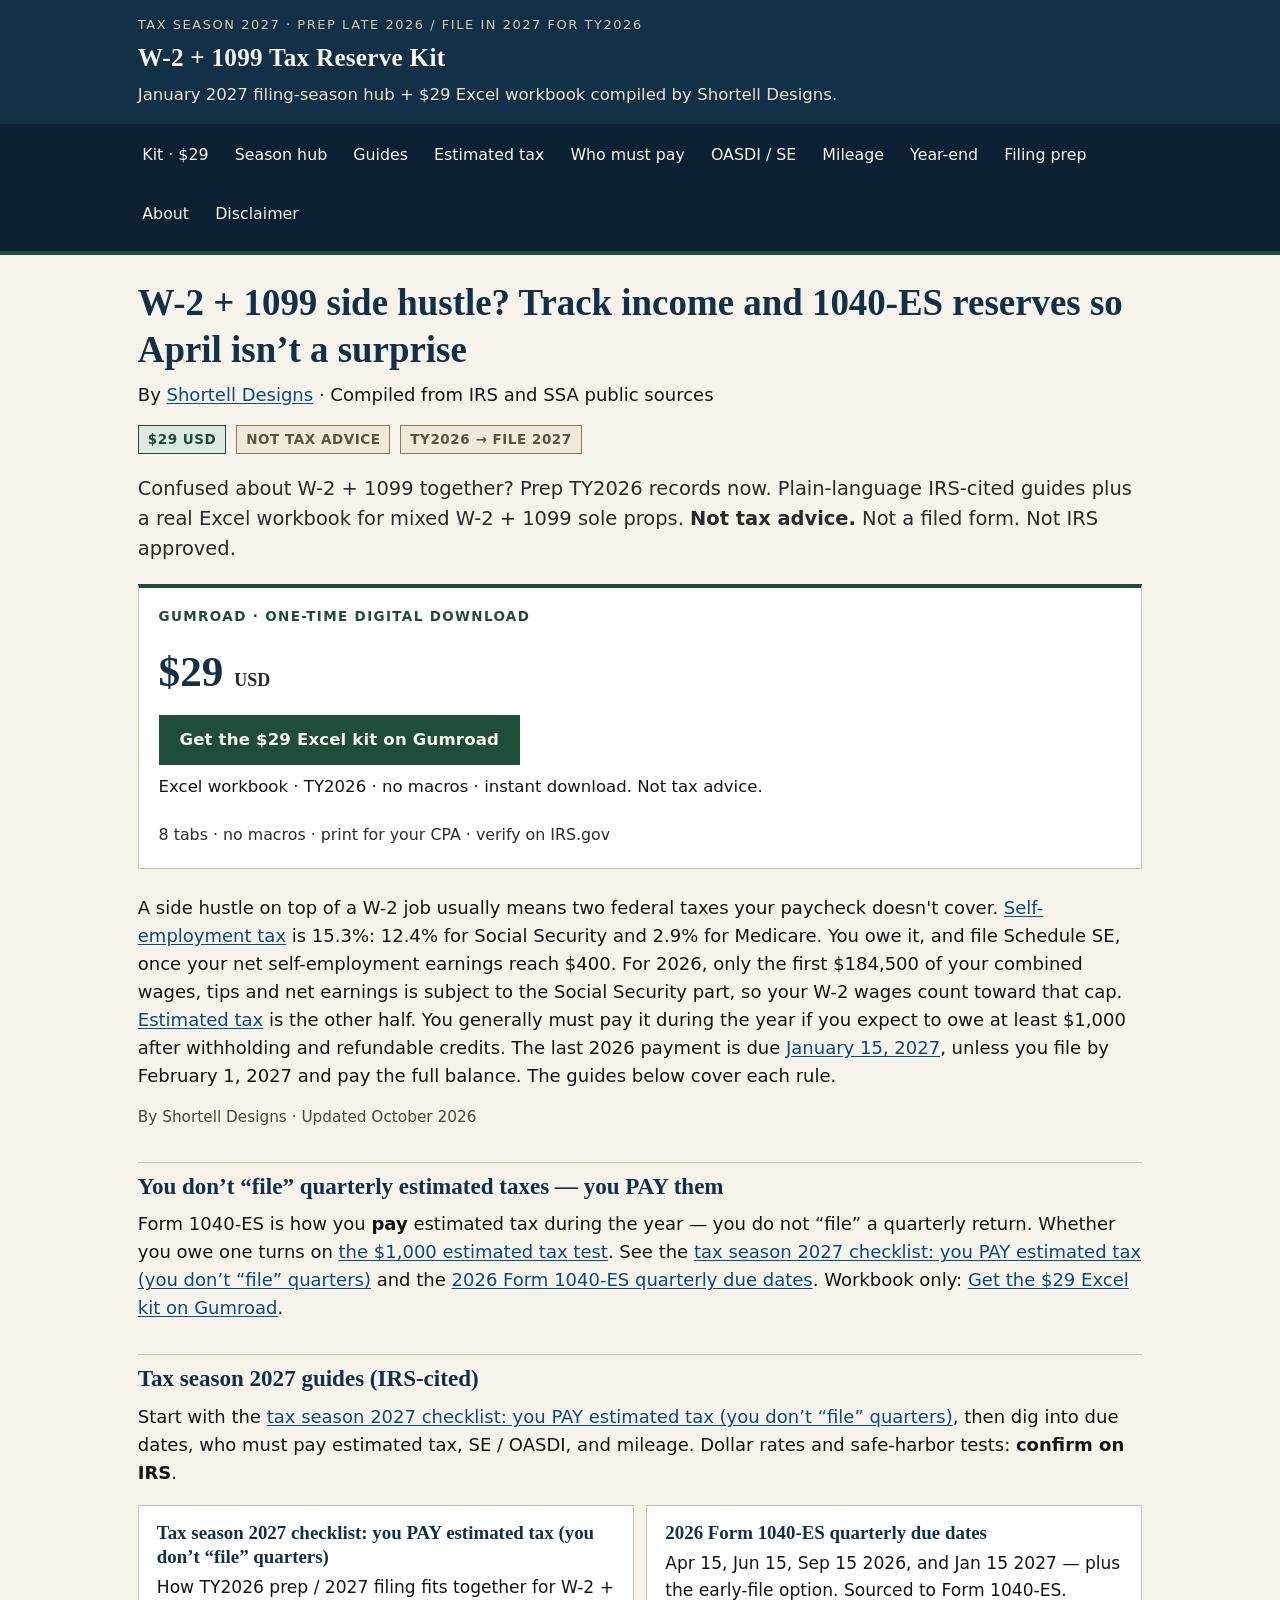
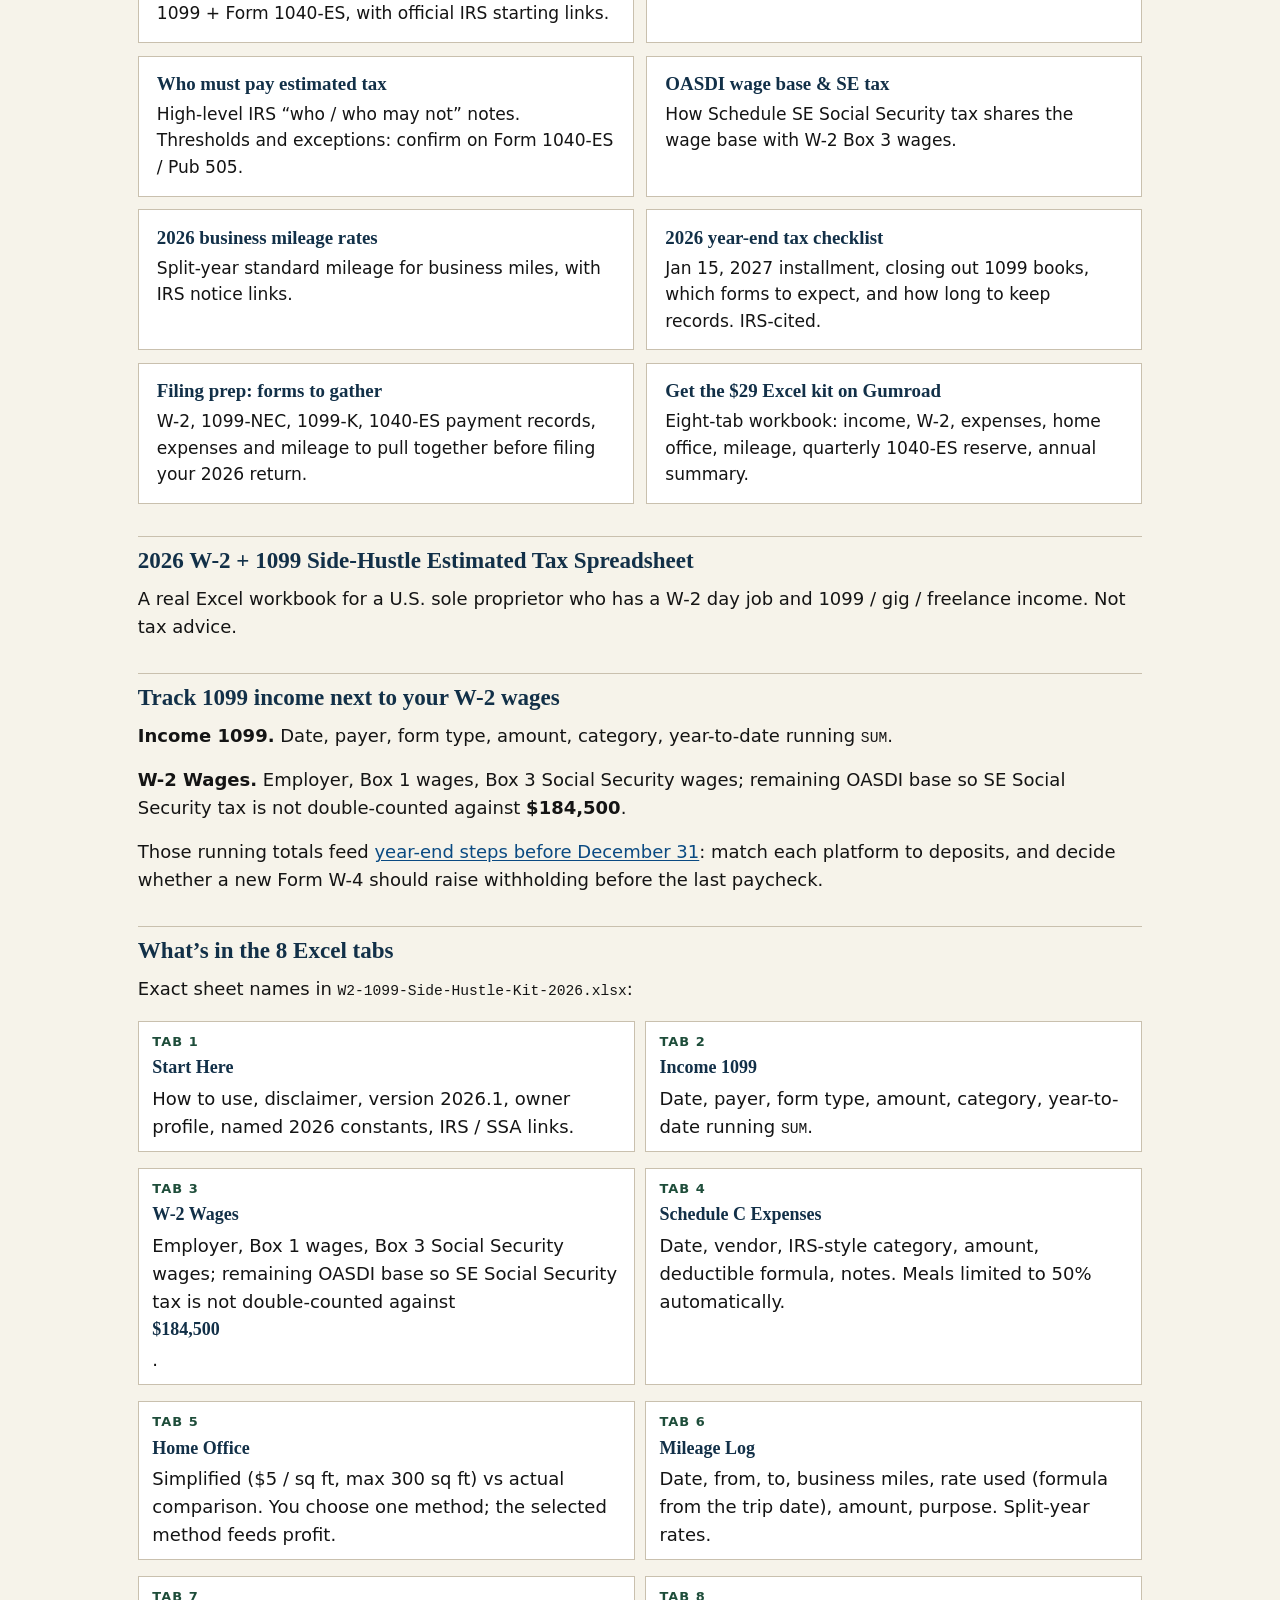
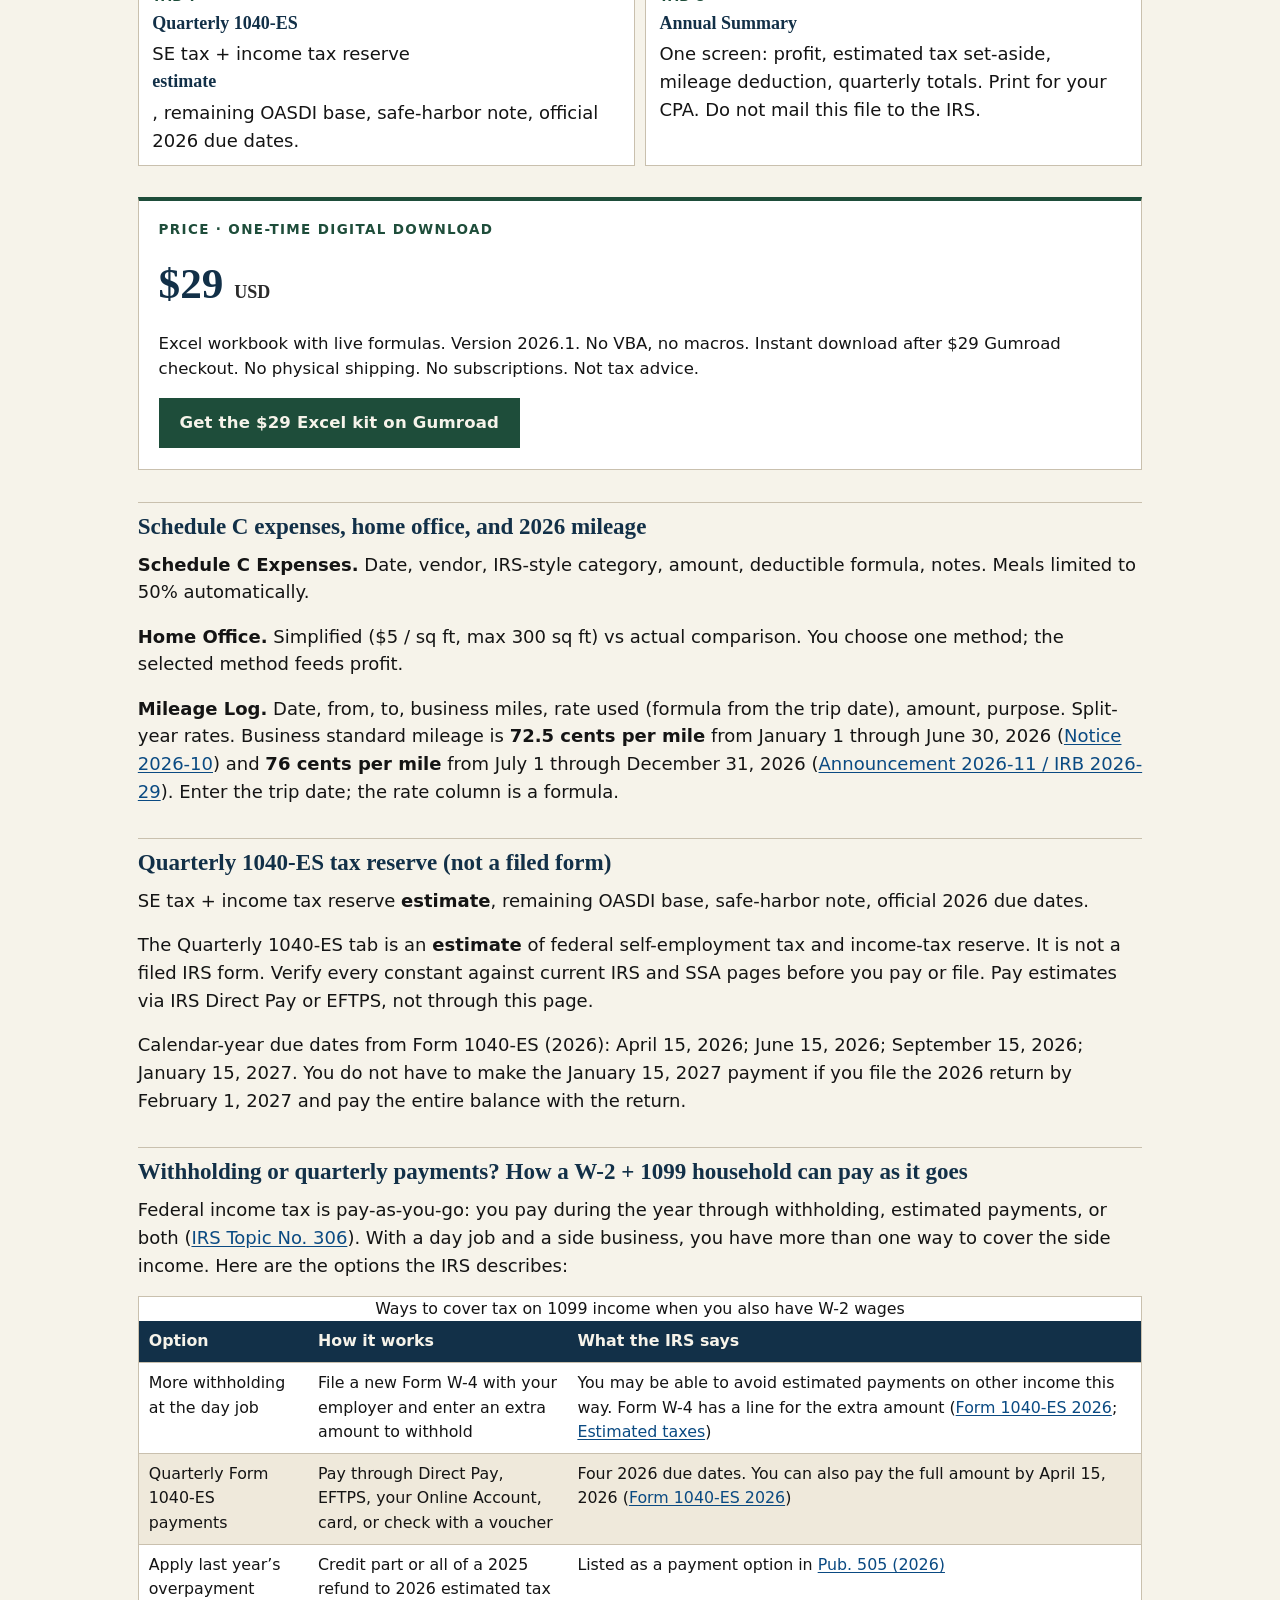
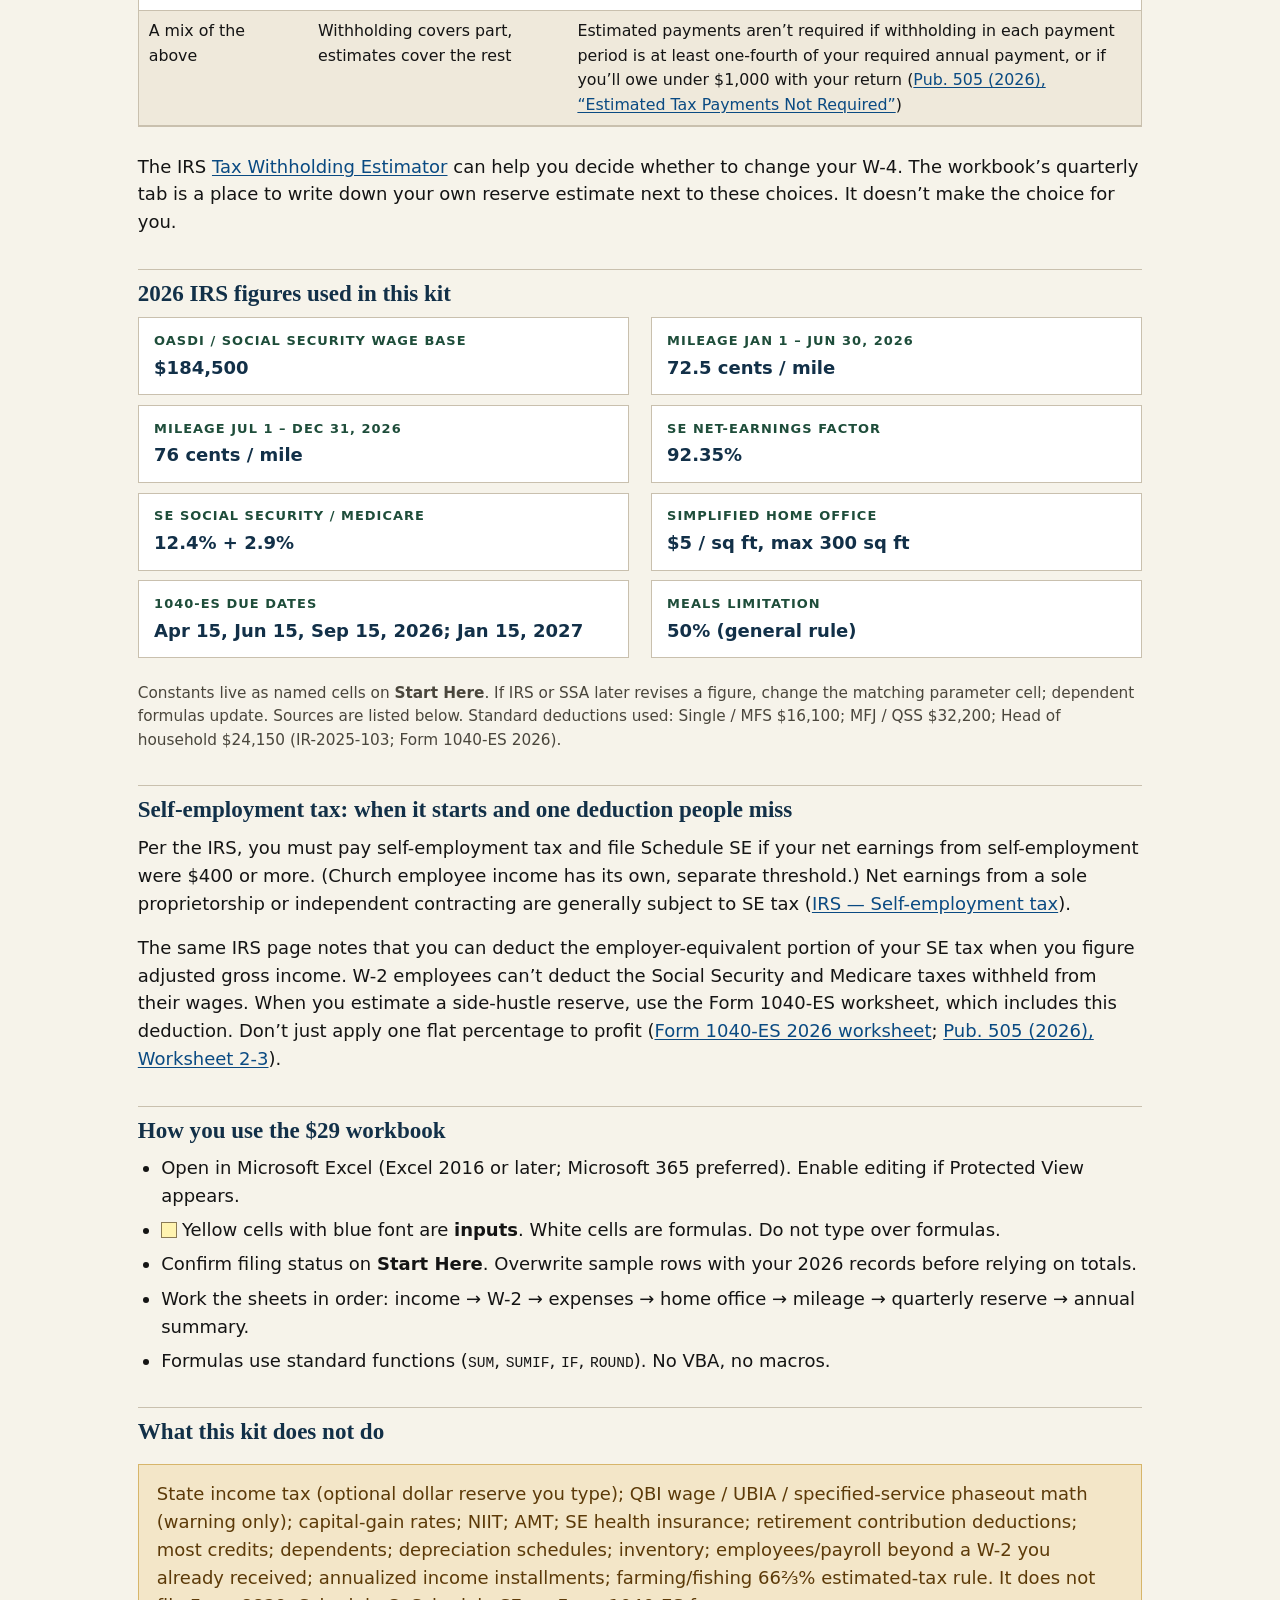
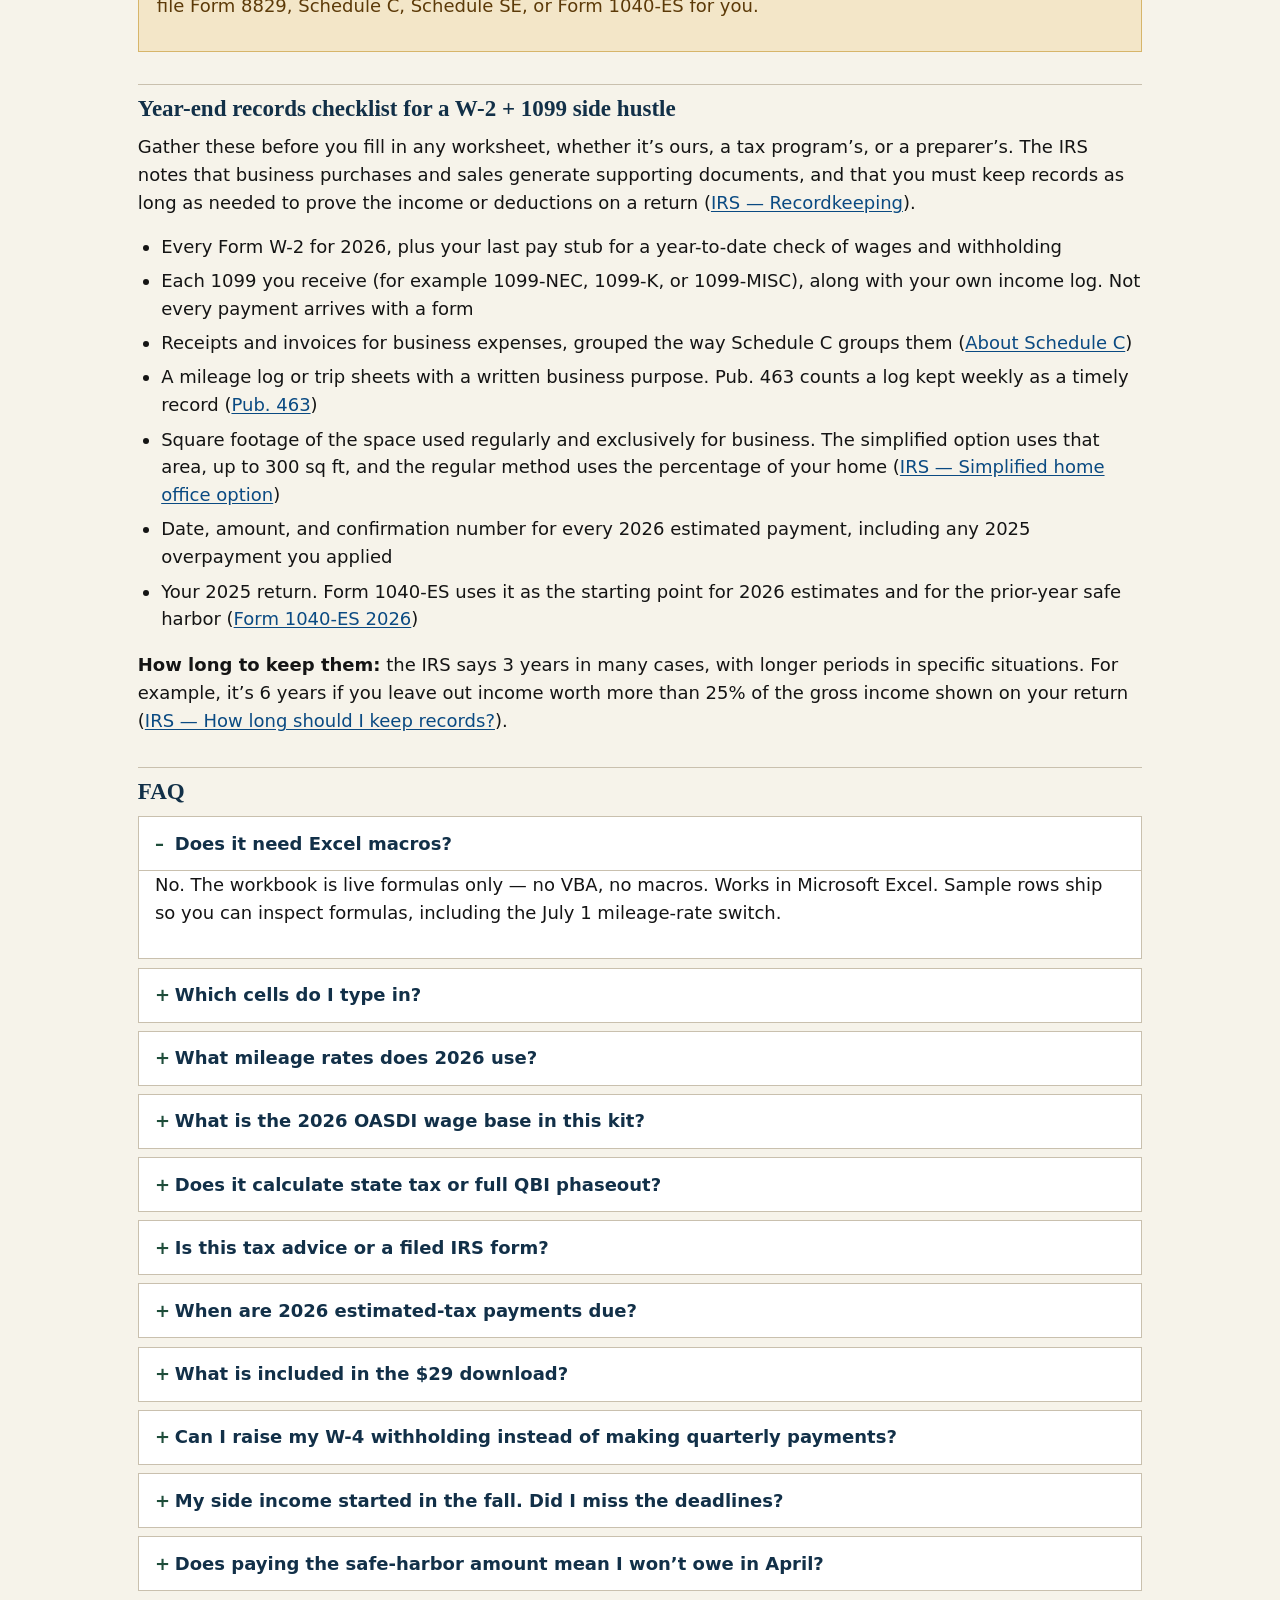
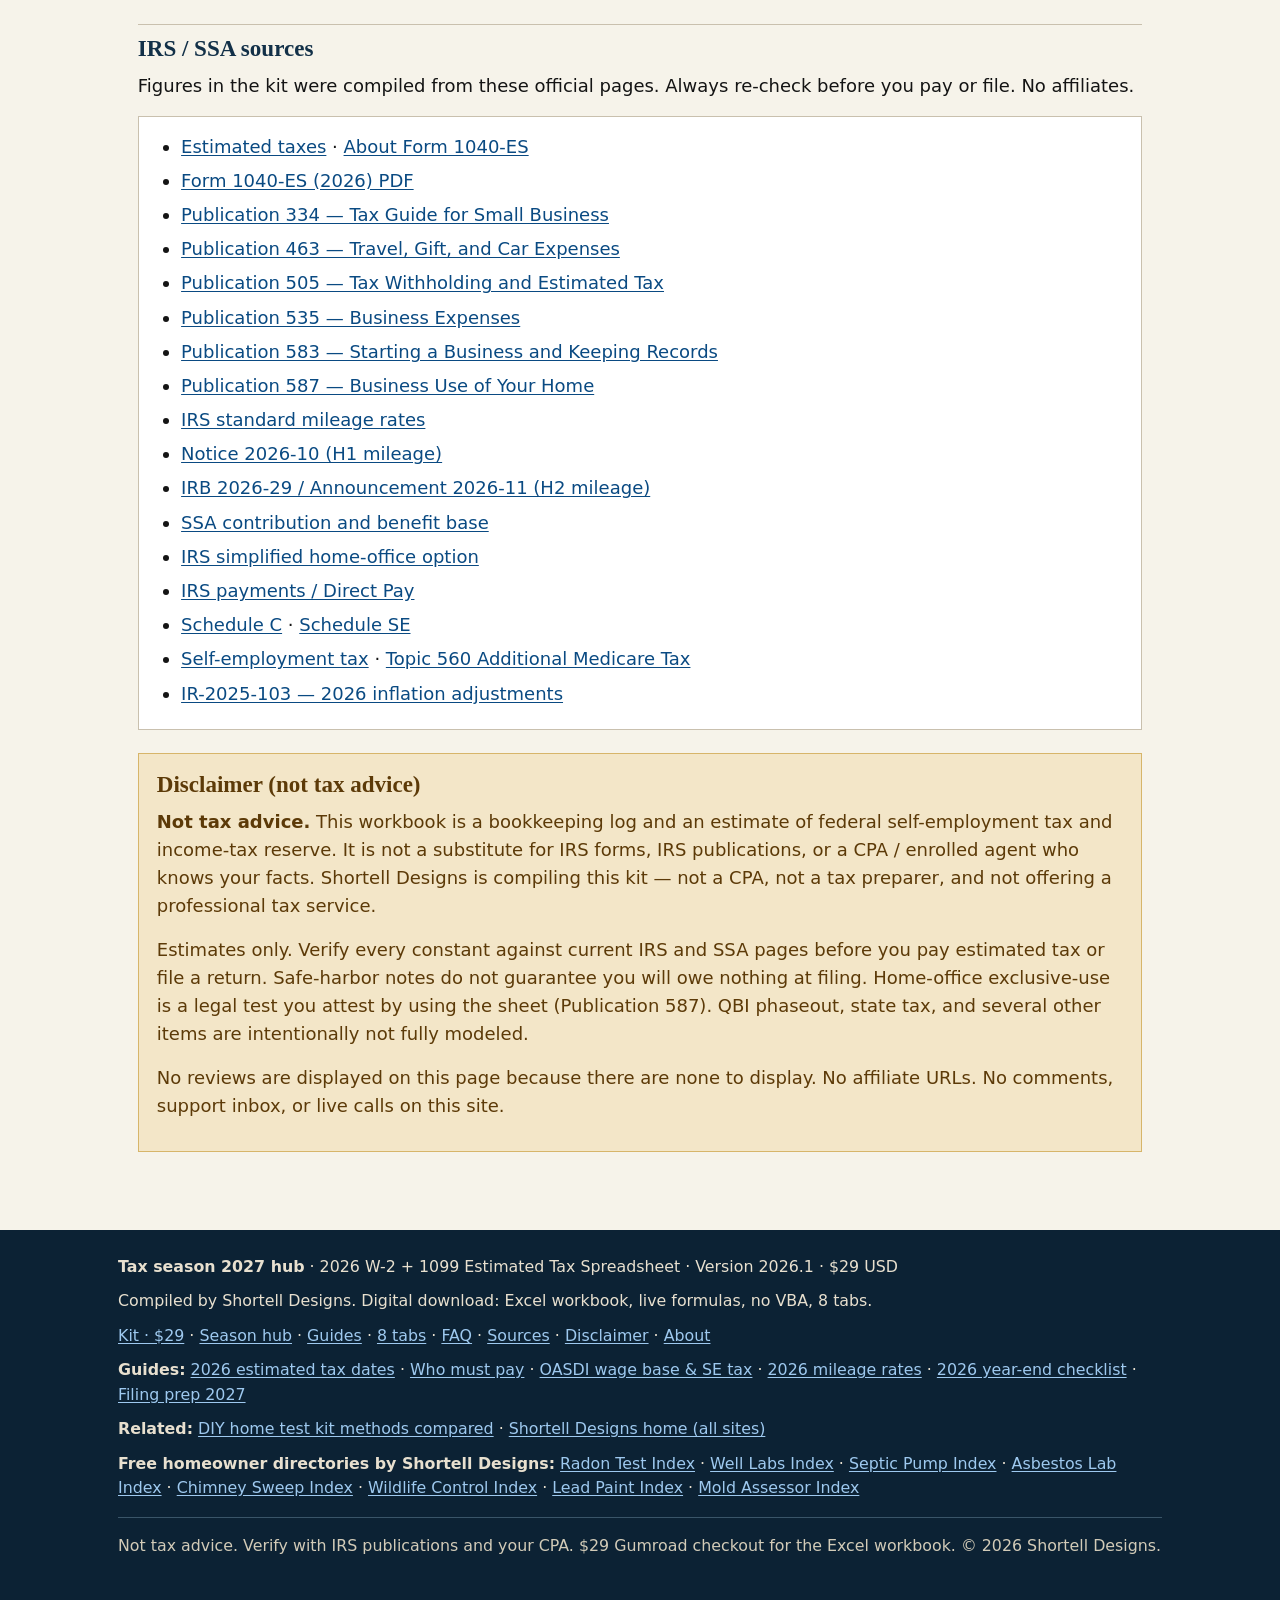
<file: index.html>
<!DOCTYPE html>
<html lang="en">
<head>
  <meta charset="utf-8">
  <meta name="viewport" content="width=device-width, initial-scale=1">
  <title>W-2 + 1099 Side Hustle Taxes: 2026 Estimated Tax Kit</title>
  <meta name="description" content="IRS-cited guides for W-2 workers with 1099 side income: 15.3% SE tax, the $1,000 estimated tax test and 2026 1040-ES dates. Optional $29 Excel kit.">
  <meta name="author" content="Shortell Designs">
  <link rel="canonical" href="https://shortelldesigns.github.io/tax-kit-2026/">
  <meta property="og:title" content="W-2 + 1099 Side Hustle Taxes: 2026 Estimated Tax Kit">
  <meta property="og:description" content="IRS-cited guides for W-2 workers with 1099 side income: 15.3% SE tax, the $1,000 estimated tax test and 2026 1040-ES dates. Optional $29 Excel kit.">
  <meta property="og:type" content="website">
  <meta property="og:url" content="https://shortelldesigns.github.io/tax-kit-2026/">
  <meta name="robots" content="index,follow">
  <link rel="stylesheet" href="css/site.css">
  <script type="application/ld+json">
{
  "@context": "https://schema.org",
  "@graph": [
    {
      "@type": "Organization",
      "@id": "https://shortelldesigns.github.io/#organization",
      "name": "Shortell Designs",
      "url": "https://shortelldesigns.github.io/",
      "email": "shortelldesigns@gmail.com",
      "description": "Independent DIY kit comparisons and tax tools for homeowners and W-2 + 1099 side hustles. Amazon Associates disclosures on product links."
    },
    {
      "@type": "WebSite",
      "@id": "https://shortelldesigns.github.io/tax-kit-2026/#website",
      "url": "https://shortelldesigns.github.io/tax-kit-2026/",
      "name": "Tax Kit 2026 — W-2 + 1099 estimated tax hub",
      "description": "Tax season hub for W-2 + 1099 sole props: estimated tax guides and a $29 Excel reserve workbook. Not tax advice. Not IRS-approved.",
      "publisher": { "@id": "https://shortelldesigns.github.io/#organization" },
      "inLanguage": "en-US"
    },
    {
      "@type": "WebPage",
      "@id": "https://shortelldesigns.github.io/tax-kit-2026/#webpage",
      "url": "https://shortelldesigns.github.io/tax-kit-2026/",
      "name": "Tax Kit 2026 — W-2 + 1099 estimated tax hub",
      "description": "Tax season hub for W-2 + 1099 sole props: estimated tax guides and a $29 Excel reserve workbook. Not tax advice. Not IRS-approved.",
      "isPartOf": { "@id": "https://shortelldesigns.github.io/tax-kit-2026/#website" },
      "about": { "@id": "https://shortelldesigns.github.io/#organization" },
      "publisher": { "@id": "https://shortelldesigns.github.io/#organization" },
      "inLanguage": "en-US",
      "dateModified": "2026-11-09"
    }
  ]
}
  </script>
</head>
<body class="hub">
  <a class="skip" href="#content">Skip to content</a>
  <header class="site">
    <div class="brand">
      <p class="eyebrow">Tax season 2027 · Prep late 2026 / file in 2027 for TY2026</p>
      <p class="brand-name"><a href="./">W-2 + 1099 Tax Reserve Kit</a></p>
      <p class="tag">January 2027 filing-season hub + $29 Excel workbook compiled by Shortell Designs.</p>
    </div>
    <nav class="primary" aria-label="Site">
      <ul>
        <li><a href="#buy">Kit · $29</a></li>
        <li><a href="tax-season-2027.html">Season hub</a></li>
        <li><a href="#guides">Guides</a></li>
        <li><a href="estimated-tax-2026.html">Estimated tax</a></li>
        <li><a href="who-must-pay-estimated-tax.html">Who must pay</a></li>
        <li><a href="oasdi-se-tax-w2-1099.html">OASDI / SE</a></li>
        <li><a href="mileage-rates-2026.html">Mileage</a></li>
        <li><a href="year-end-tax-checklist-2026.html">Year-end</a></li>
        <li><a href="filing-prep-2027.html">Filing prep</a></li>
        <li><a href="about.html">About</a></li>
        <li><a href="#disclaimer">Disclaimer</a></li>
      </ul>
    </nav>
  </header>
  <main id="content">
    <h1 class="page">W-2 + 1099 side hustle? Track income and 1040-ES reserves so April isn’t a surprise</h1>
    <p class="byline">By <a href="about.html">Shortell Designs</a> · Compiled from IRS and SSA public sources</p>
    <div class="hero-meta">
      <span class="badge">$29 USD</span>
      <span class="badge neutral">Not tax advice</span>
      <span class="badge neutral">TY2026 → file 2027</span>
    </div>
    <p class="lede">Confused about W-2 + 1099 together? Prep TY2026 records now. Plain-language IRS-cited guides plus a real Excel workbook for mixed W-2 + 1099 sole props. <strong>Not tax advice.</strong> Not a filed form. Not IRS approved.</p>

    <section id="buy" aria-labelledby="buy-heading">
      <div class="price-box">
        <p class="label" id="buy-heading">Gumroad · one-time digital download</p>
        <p class="amount">$29 <span>USD</span></p>
        <a class="btn" href="https://shortelldesigns.gumroad.com/l/jhwrco?utm_source=taxkit&amp;utm_medium=seo&amp;utm_campaign=homepage">Get the $29 Excel kit on Gumroad</a>
        <p class="note">Excel workbook · TY2026 · no macros · instant download. Not tax advice.</p>
        <p class="cta-sub">8 tabs · no macros · print for your CPA · verify on IRS.gov</p>
      </div>
    </section>
    <p class="intro">A side hustle on top of a W-2 job usually means two federal taxes your paycheck doesn't cover. <a href="https://www.irs.gov/businesses/small-businesses-self-employed/self-employment-tax-social-security-and-medicare-taxes">Self-employment tax</a> is 15.3%: 12.4% for Social Security and 2.9% for Medicare. You owe it, and file Schedule SE, once your net self-employment earnings reach $400. For 2026, only the first $184,500 of your combined wages, tips and net earnings is subject to the Social Security part, so your W-2 wages count toward that cap. <a href="https://www.irs.gov/faqs/estimated-tax">Estimated tax</a> is the other half. You generally must pay it during the year if you expect to owe at least $1,000 after withholding and refundable credits. The last 2026 payment is due <a href="https://www.irs.gov/pub/irs-pdf/f1040es.pdf">January 15, 2027</a>, unless you file by February 1, 2027 and pay the full balance. The guides below cover each rule.</p>
    <p class="meta">By Shortell Designs · Updated October 2026</p>

    <h2 id="pay-not-file">You don’t “file” quarterly estimated taxes — you PAY them</h2>
    <p>Form 1040-ES is how you <strong>pay</strong> estimated tax during the year — you do not “file” a quarterly return. Whether you owe one turns on <a href="estimated-tax-2026.html">the $1,000 estimated tax test</a>. See the <a href="tax-season-2027.html">tax season 2027 checklist: you PAY estimated tax (you don’t “file” quarters)</a> and the <a href="estimated-tax-2026.html">2026 Form 1040-ES quarterly due dates</a>. Workbook only: <a href="https://shortelldesigns.gumroad.com/l/jhwrco?utm_source=taxkit&amp;utm_medium=seo&amp;utm_campaign=hub-c01">Get the $29 Excel kit on Gumroad</a>.</p>

    <h2 id="guides">Tax season 2027 guides (IRS-cited)</h2>
    <p>Start with the <a href="tax-season-2027.html">tax season 2027 checklist: you PAY estimated tax (you don’t “file” quarters)</a>, then dig into due dates, who must pay estimated tax, SE / OASDI, and mileage. Dollar rates and safe-harbor tests: <strong>confirm on IRS</strong>.</p>
    <div class="cards two">
      <article class="card">
        <h3><a href="tax-season-2027.html">Tax season 2027 checklist: you PAY estimated tax (you don’t “file” quarters)</a></h3>
        <p>How TY2026 prep / 2027 filing fits together for W-2 + 1099 + Form 1040-ES, with official IRS starting links.</p>
      </article>
      <article class="card">
        <h3><a href="estimated-tax-2026.html">2026 Form 1040-ES quarterly due dates</a></h3>
        <p>Apr 15, Jun 15, Sep 15 2026, and Jan 15 2027 — plus the early-file option. Sourced to Form 1040-ES.</p>
      </article>
      <article class="card">
        <h3><a href="who-must-pay-estimated-tax.html">Who must pay estimated tax</a></h3>
        <p>High-level IRS “who / who may not” notes. Thresholds and exceptions: confirm on Form 1040-ES / Pub 505.</p>
      </article>
      <article class="card">
        <h3><a href="oasdi-se-tax-w2-1099.html">OASDI wage base &amp; SE tax</a></h3>
        <p>How Schedule SE Social Security tax shares the wage base with W-2 Box 3 wages.</p>
      </article>
      <article class="card">
        <h3><a href="mileage-rates-2026.html">2026 business mileage rates</a></h3>
        <p>Split-year standard mileage for business miles, with IRS notice links.</p>
      </article>
      <article class="card">
        <h3><a href="year-end-tax-checklist-2026.html">2026 year-end tax checklist</a></h3>
        <p>Jan 15, 2027 installment, closing out 1099 books, which forms to expect, and how long to keep records. IRS-cited.</p>
      </article>
      <article class="card">
        <h3><a href="filing-prep-2027.html">Filing prep: forms to gather</a></h3>
        <p>W-2, 1099-NEC, 1099-K, 1040-ES payment records, expenses and mileage to pull together before filing your 2026 return.</p>
      </article>
      <article class="card">
        <h3><a href="https://shortelldesigns.gumroad.com/l/jhwrco?utm_source=taxkit&amp;utm_medium=seo&amp;utm_campaign=hub-c01">Get the $29 Excel kit on Gumroad</a></h3>
        <p>Eight-tab workbook: income, W-2, expenses, home office, mileage, quarterly 1040-ES reserve, annual summary.</p>
      </article>
    </div>

    <h2 id="product">2026 W-2 + 1099 Side-Hustle Estimated Tax Spreadsheet</h2>
    <p>A real Excel workbook for a U.S. sole proprietor who has a W-2 day job and 1099 / gig / freelance income. Not tax advice.</p>

    <h2 id="income">Track 1099 income next to your W-2 wages</h2>
    <p><strong>Income 1099.</strong> Date, payer, form type, amount, category, year-to-date running <code>SUM</code>.</p>
    <p><strong>W-2 Wages.</strong> Employer, Box 1 wages, Box 3 Social Security wages; remaining OASDI base so SE Social Security tax is not double-counted against <strong>$184,500</strong>.</p>
    <p>Those running totals feed <a href="year-end-tax-checklist-2026.html">year-end steps before December 31</a>: match each platform to deposits, and decide whether a new Form W-4 should raise withholding before the last paycheck.</p>

    <h2 id="inside">What’s in the 8 Excel tabs</h2>
    <p>Exact sheet names in <code>W2-1099-Side-Hustle-Kit-2026.xlsx</code>:</p>
    <ol class="kit-tabs">
      <li>
        <span class="tab-num">Tab 1</span>
        <strong>Start Here</strong>
        How to use, disclaimer, version 2026.1, owner profile, named 2026 constants, IRS / SSA links.
      </li>
      <li>
        <span class="tab-num">Tab 2</span>
        <strong>Income 1099</strong>
        Date, payer, form type, amount, category, year-to-date running <code>SUM</code>.
      </li>
      <li>
        <span class="tab-num">Tab 3</span>
        <strong>W-2 Wages</strong>
        Employer, Box 1 wages, Box 3 Social Security wages; remaining OASDI base so SE Social Security tax is not double-counted against <strong>$184,500</strong>.
      </li>
      <li>
        <span class="tab-num">Tab 4</span>
        <strong>Schedule C Expenses</strong>
        Date, vendor, IRS-style category, amount, deductible formula, notes. Meals limited to 50% automatically.
      </li>
      <li>
        <span class="tab-num">Tab 5</span>
        <strong>Home Office</strong>
        Simplified ($5 / sq ft, max 300 sq ft) vs actual comparison. You choose one method; the selected method feeds profit.
      </li>
      <li>
        <span class="tab-num">Tab 6</span>
        <strong>Mileage Log</strong>
        Date, from, to, business miles, rate used (formula from the trip date), amount, purpose. Split-year rates.
      </li>
      <li>
        <span class="tab-num">Tab 7</span>
        <strong>Quarterly 1040-ES</strong>
        SE tax + income tax reserve <strong>estimate</strong>, remaining OASDI base, safe-harbor note, official 2026 due dates.
      </li>
      <li>
        <span class="tab-num">Tab 8</span>
        <strong>Annual Summary</strong>
        One screen: profit, estimated tax set-aside, mileage deduction, quarterly totals. Print for your CPA. Do not mail this file to the IRS.
      </li>
    </ol>

    <section id="buy-again" aria-labelledby="buy-heading-2">
      <div class="price-box">
        <p class="label" id="buy-heading-2">Price · one-time digital download</p>
        <p class="amount">$29 <span>USD</span></p>
        <p class="note">Excel workbook with live formulas. Version 2026.1. No VBA, no macros. Instant download after $29 Gumroad checkout. No physical shipping. No subscriptions. Not tax advice.</p>
        <a class="btn" href="https://shortelldesigns.gumroad.com/l/jhwrco?utm_source=taxkit&amp;utm_medium=seo&amp;utm_campaign=homepage-mid">Get the $29 Excel kit on Gumroad</a>
      </div>
    </section>

    <h2 id="expenses">Schedule C expenses, home office, and 2026 mileage</h2>
    <p><strong>Schedule C Expenses.</strong> Date, vendor, IRS-style category, amount, deductible formula, notes. Meals limited to 50% automatically.</p>
    <p><strong>Home Office.</strong> Simplified ($5 / sq ft, max 300 sq ft) vs actual comparison. You choose one method; the selected method feeds profit.</p>
    <p><strong>Mileage Log.</strong> Date, from, to, business miles, rate used (formula from the trip date), amount, purpose. Split-year rates. Business standard mileage is <strong>72.5 cents per mile</strong> from January 1 through June 30, 2026 (<a href="https://www.irs.gov/irb/2026-04_irb">Notice 2026-10</a>) and <strong>76 cents per mile</strong> from July 1 through December 31, 2026 (<a href="https://www.irs.gov/irb/2026-29_irb">Announcement 2026-11 / IRB 2026-29</a>). Enter the trip date; the rate column is a formula.</p>

    <h2 id="quarterly">Quarterly 1040-ES tax reserve (not a filed form)</h2>
    <p>SE tax + income tax reserve <strong>estimate</strong>, remaining OASDI base, safe-harbor note, official 2026 due dates.</p>
    <p>The Quarterly 1040-ES tab is an <strong>estimate</strong> of federal self-employment tax and income-tax reserve. It is not a filed IRS form. Verify every constant against current IRS and SSA pages before you pay or file. Pay estimates via IRS Direct Pay or EFTPS, not through this page.</p>
    <p>Calendar-year due dates from Form 1040-ES (2026): April 15, 2026; June 15, 2026; September 15, 2026; January 15, 2027. You do not have to make the January 15, 2027 payment if you file the 2026 return by February 1, 2027 and pay the entire balance with the return.</p>

    <section id="withholding-vs-estimates" aria-labelledby="withholding-vs-estimates-h">
      <h2 id="withholding-vs-estimates-h">Withholding or quarterly payments? How a W-2 + 1099 household can pay as it goes</h2>
      <p>Federal income tax is pay-as-you-go: you pay during the year through withholding, estimated payments, or both (<a href="https://www.irs.gov/taxtopics/tc306">IRS Topic No. 306</a>). With a day job and a side business, you have more than one way to cover the side income. Here are the options the IRS describes:</p>
      <div class="table-wrap">
      <table>
        <caption>Ways to cover tax on 1099 income when you also have W-2 wages</caption>
        <thead>
          <tr><th scope="col">Option</th><th scope="col">How it works</th><th scope="col">What the IRS says</th></tr>
        </thead>
        <tbody>
          <tr><td>More withholding at the day job</td><td>File a new Form W-4 with your employer and enter an extra amount to withhold</td><td>You may be able to avoid estimated payments on other income this way. Form W-4 has a line for the extra amount (<a href="https://www.irs.gov/pub/irs-pdf/f1040es.pdf">Form 1040-ES 2026</a>; <a href="https://www.irs.gov/businesses/small-businesses-self-employed/estimated-taxes">Estimated taxes</a>)</td></tr>
          <tr><td>Quarterly Form 1040-ES payments</td><td>Pay through Direct Pay, EFTPS, your Online Account, card, or check with a voucher</td><td>Four 2026 due dates. You can also pay the full amount by April 15, 2026 (<a href="https://www.irs.gov/pub/irs-pdf/f1040es.pdf">Form 1040-ES 2026</a>)</td></tr>
          <tr><td>Apply last year’s overpayment</td><td>Credit part or all of a 2025 refund to 2026 estimated tax</td><td>Listed as a payment option in <a href="https://www.irs.gov/publications/p505">Pub. 505 (2026)</a></td></tr>
          <tr><td>A mix of the above</td><td>Withholding covers part, estimates cover the rest</td><td>Estimated payments aren’t required if withholding in each payment period is at least one-fourth of your required annual payment, or if you’ll owe under $1,000 with your return (<a href="https://www.irs.gov/publications/p505">Pub. 505 (2026), “Estimated Tax Payments Not Required”</a>)</td></tr>
        </tbody>
      </table>
      </div>
      <p>The IRS <a href="https://www.irs.gov/individuals/tax-withholding-estimator">Tax Withholding Estimator</a> can help you decide whether to change your W-4. The workbook’s quarterly tab is a place to write down your own reserve estimate next to these choices. It doesn’t make the choice for you.</p>
    </section>

    <h2 id="figures">2026 IRS figures used in this kit</h2>
    <dl class="facts">
      <div>
        <dt>OASDI / Social Security wage base</dt>
        <dd>$184,500</dd>
      </div>
      <div>
        <dt>Mileage Jan 1 – Jun 30, 2026</dt>
        <dd>72.5 cents / mile</dd>
      </div>
      <div>
        <dt>Mileage Jul 1 – Dec 31, 2026</dt>
        <dd>76 cents / mile</dd>
      </div>
      <div>
        <dt>SE net-earnings factor</dt>
        <dd>92.35%</dd>
      </div>
      <div>
        <dt>SE Social Security / Medicare</dt>
        <dd>12.4% + 2.9%</dd>
      </div>
      <div>
        <dt>Simplified home office</dt>
        <dd>$5 / sq ft, max 300 sq ft</dd>
      </div>
      <div>
        <dt>1040-ES due dates</dt>
        <dd>Apr 15, Jun 15, Sep 15, 2026; Jan 15, 2027</dd>
      </div>
      <div>
        <dt>Meals limitation</dt>
        <dd>50% (general rule)</dd>
      </div>
    </dl>
    <p class="meta">Constants live as named cells on <strong>Start Here</strong>. If IRS or SSA later revises a figure, change the matching parameter cell; dependent formulas update. Sources are listed below. Standard deductions used: Single / MFS $16,100; MFJ / QSS $32,200; Head of household $24,150 (IR-2025-103; Form 1040-ES 2026).</p>

    <section id="se-tax-basics" aria-labelledby="se-tax-basics-h">
      <h2 id="se-tax-basics-h">Self-employment tax: when it starts and one deduction people miss</h2>
      <p>Per the IRS, you must pay self-employment tax and file Schedule SE if your net earnings from self-employment were $400 or more. (Church employee income has its own, separate threshold.) Net earnings from a sole proprietorship or independent contracting are generally subject to SE tax (<a href="https://www.irs.gov/businesses/small-businesses-self-employed/self-employment-tax-social-security-and-medicare-taxes">IRS — Self-employment tax</a>).</p>
      <p>The same IRS page notes that you can deduct the employer-equivalent portion of your SE tax when you figure adjusted gross income. W-2 employees can’t deduct the Social Security and Medicare taxes withheld from their wages. When you estimate a side-hustle reserve, use the Form 1040-ES worksheet, which includes this deduction. Don’t just apply one flat percentage to profit (<a href="https://www.irs.gov/pub/irs-pdf/f1040es.pdf">Form 1040-ES 2026 worksheet</a>; <a href="https://www.irs.gov/publications/p505">Pub. 505 (2026), Worksheet 2-3</a>).</p>
    </section>

    <h2 id="how">How you use the $29 workbook</h2>
    <ul>
      <li>Open in Microsoft Excel (Excel 2016 or later; Microsoft 365 preferred). Enable editing if Protected View appears.</li>
      <li><span class="swatch" aria-hidden="true"></span>Yellow cells with blue font are <strong>inputs</strong>. White cells are formulas. Do not type over formulas.</li>
      <li>Confirm filing status on <strong>Start Here</strong>. Overwrite sample rows with your 2026 records before relying on totals.</li>
      <li>Work the sheets in order: income → W-2 → expenses → home office → mileage → quarterly reserve → annual summary.</li>
      <li>Formulas use standard functions (<code>SUM</code>, <code>SUMIF</code>, <code>IF</code>, <code>ROUND</code>). No VBA, no macros.</li>
    </ul>

    <h2 id="limits">What this kit does not do</h2>
    <div class="callout">
      <p>State income tax (optional dollar reserve you type); QBI wage / UBIA / specified-service phaseout math (warning only); capital-gain rates; NIIT; AMT; SE health insurance; retirement contribution deductions; most credits; dependents; depreciation schedules; inventory; employees/payroll beyond a W-2 you already received; annualized income installments; farming/fishing 66⅔% estimated-tax rule. It does not file Form 8829, Schedule C, Schedule SE, or Form 1040-ES for you.</p>
    </div>

    <section id="records-checklist" aria-labelledby="records-checklist-h">
      <h2 id="records-checklist-h">Year-end records checklist for a W-2 + 1099 side hustle</h2>
      <p>Gather these before you fill in any worksheet, whether it’s ours, a tax program’s, or a preparer’s. The IRS notes that business purchases and sales generate supporting documents, and that you must keep records as long as needed to prove the income or deductions on a return (<a href="https://www.irs.gov/businesses/small-businesses-self-employed/recordkeeping">IRS — Recordkeeping</a>).</p>
      <ul>
        <li>Every Form W-2 for 2026, plus your last pay stub for a year-to-date check of wages and withholding</li>
        <li>Each 1099 you receive (for example 1099-NEC, 1099-K, or 1099-MISC), along with your own income log. Not every payment arrives with a form</li>
        <li>Receipts and invoices for business expenses, grouped the way Schedule C groups them (<a href="https://www.irs.gov/forms-pubs/about-schedule-c-form-1040">About Schedule C</a>)</li>
        <li>A mileage log or trip sheets with a written business purpose. Pub. 463 counts a log kept weekly as a timely record (<a href="https://www.irs.gov/publications/p463">Pub. 463</a>)</li>
        <li>Square footage of the space used regularly and exclusively for business. The simplified option uses that area, up to 300 sq ft, and the regular method uses the percentage of your home (<a href="https://www.irs.gov/businesses/small-businesses-self-employed/simplified-option-for-home-office-deduction">IRS — Simplified home office option</a>)</li>
        <li>Date, amount, and confirmation number for every 2026 estimated payment, including any 2025 overpayment you applied</li>
        <li>Your 2025 return. Form 1040-ES uses it as the starting point for 2026 estimates and for the prior-year safe harbor (<a href="https://www.irs.gov/pub/irs-pdf/f1040es.pdf">Form 1040-ES 2026</a>)</li>
      </ul>
      <p><strong>How long to keep them:</strong> the IRS says 3 years in many cases, with longer periods in specific situations. For example, it’s 6 years if you leave out income worth more than 25% of the gross income shown on your return (<a href="https://www.irs.gov/businesses/small-businesses-self-employed/how-long-should-i-keep-records">IRS — How long should I keep records?</a>).</p>
    </section>

    <h2 id="faq">FAQ</h2>
    <details class="faq-item" open>
      <summary>Does it need Excel macros?</summary>
      <div class="answer">
        <p>No. The workbook is live formulas only — no VBA, no macros. Works in Microsoft Excel. Sample rows ship so you can inspect formulas, including the July 1 mileage-rate switch.</p>
      </div>
    </details>
    <details class="faq-item">
      <summary>Which cells do I type in?</summary>
      <div class="answer">
        <p>Yellow cells with blue font are inputs. White cells are formulas. Footer on every sheet: “Not tax advice. Verify with IRS publications and your CPA. © 2026 Shortell Designs.”</p>
      </div>
    </details>
    <details class="faq-item">
      <summary>What mileage rates does 2026 use?</summary>
      <div class="answer">
        <p>Split year. Business standard mileage is <strong>72.5 cents per mile</strong> from January 1 through June 30, 2026 (<a href="https://www.irs.gov/irb/2026-04_irb">Notice 2026-10</a>) and <strong>76 cents per mile</strong> from July 1 through December 31, 2026 (<a href="https://www.irs.gov/irb/2026-29_irb">Announcement 2026-11 / IRB 2026-29</a>). Enter the trip date; the rate column is a formula.</p>
      </div>
    </details>
    <details class="faq-item">
      <summary>What is the 2026 OASDI wage base in this kit?</summary>
      <div class="answer">
        <p><strong>$184,500</strong>, from the SSA contribution and benefit base and Form 1040-ES (2026). Self-employment Social Security tax (12.4%) shares that annual base with your day-job Box 3 Social Security wages. Remaining base (not below zero) is the maximum side-hustle earnings still subject to the 12.4% SE Social Security tax. Medicare (2.9%) has no wage-base cap.</p>
      </div>
    </details>
    <details class="faq-item">
      <summary>Does it calculate state tax or full QBI phaseout?</summary>
      <div class="answer">
        <p>No. State income tax is not calculated — you may type an optional state reserve. QBI is a simplified 20% estimate (with a $400 floor if active QBI ≥ $1,000, capped at 20% of taxable income before QBI). Wage / UBIA / specified-service limits on Form 8995-A are not applied; a warning appears if taxable income is above the 2026 Form 8995-A draft thresholds.</p>
      </div>
    </details>
    <details class="faq-item">
      <summary>Is this tax advice or a filed IRS form?</summary>
      <div class="answer">
        <p>Neither. Shortell Designs is not a CPA. The Quarterly 1040-ES tab is an <strong>estimate</strong> of federal self-employment tax and income-tax reserve. Verify every constant against current IRS and SSA pages before you pay or file. Pay estimates via IRS Direct Pay or EFTPS, not through this page.</p>
      </div>
    </details>
    <details class="faq-item">
      <summary>When are 2026 estimated-tax payments due?</summary>
      <div class="answer">
        <p>Calendar-year due dates from Form 1040-ES (2026): April 15, 2026; June 15, 2026; September 15, 2026; January 15, 2027. You do not have to make the January 15, 2027 payment if you file the 2026 return by February 1, 2027 and pay the entire balance with the return.</p>
      </div>
    </details>
    <details class="faq-item">
      <summary>What is included in the $29 download?</summary>
      <div class="answer">
        <p>One Excel workbook for tax year 2026, eight tabs listed above, plus a how-to with IRS / SSA links inside the paid kit. This public page is the sales listing only. The workbook is not hosted here and is not a free download.</p>
      </div>
    </details>

    <details class="faq-item">
      <summary>Can I raise my W-4 withholding instead of making quarterly payments?</summary>
      <div class="answer">
        <p>Often, yes. Form 1040-ES (2026) says wage earners may be able to avoid estimated payments on other income by filing a new Form W-4 to have more tax withheld. The IRS Tax Withholding Estimator can help you choose an amount (<a href="https://www.irs.gov/pub/irs-pdf/f1040es.pdf">Form 1040-ES 2026</a>; <a href="https://www.irs.gov/individuals/tax-withholding-estimator">Tax Withholding Estimator</a>).</p>
      </div>
    </details>
    <details class="faq-item">
      <summary>My side income started in the fall. Did I miss the deadlines?</summary>
      <div class="answer">
        <p>Not necessarily. Pub. 505 (2026) Table 2-1 says that if you first have income subject to estimated tax after August 31, your first payment is due January 15 of the next year. See the <a href="estimated-tax-2026.html">2026 estimated tax dates guide</a> for the full table (<a href="https://www.irs.gov/publications/p505">Pub. 505 (2026)</a>).</p>
      </div>
    </details>
    <details class="faq-item">
      <summary>Does paying the safe-harbor amount mean I won’t owe in April?</summary>
      <div class="answer">
        <p>No. The IRS says you may still owe tax when you file even if you pay the required annual payment. The safe harbor is about the underpayment penalty, not your final balance (<a href="https://www.irs.gov/pub/irs-pdf/f1040es.pdf">Form 1040-ES 2026</a>). Not tax advice. Consult a tax professional or IRS resources for your situation.</p>
      </div>
    </details>

    <h2 id="sources">IRS / SSA sources</h2>
    <p>Figures in the kit were compiled from these official pages. Always re-check before you pay or file. No affiliates.</p>
    <div class="sources">
      <ul>
        <li><a href="https://www.irs.gov/businesses/small-businesses-self-employed/estimated-taxes">Estimated taxes</a> · <a href="https://www.irs.gov/forms-pubs/about-form-1040-es">About Form 1040-ES</a></li>
        <li><a href="https://www.irs.gov/pub/irs-pdf/f1040es.pdf">Form 1040-ES (2026) PDF</a></li>
        <li><a href="https://www.irs.gov/publications/p334">Publication 334 — Tax Guide for Small Business</a></li>
        <li><a href="https://www.irs.gov/publications/p463">Publication 463 — Travel, Gift, and Car Expenses</a></li>
        <li><a href="https://www.irs.gov/publications/p505">Publication 505 — Tax Withholding and Estimated Tax</a></li>
        <li><a href="https://www.irs.gov/publications/p535">Publication 535 — Business Expenses</a></li>
        <li><a href="https://www.irs.gov/publications/p583">Publication 583 — Starting a Business and Keeping Records</a></li>
        <li><a href="https://www.irs.gov/publications/p587">Publication 587 — Business Use of Your Home</a></li>
        <li><a href="https://www.irs.gov/tax-professionals/standard-mileage-rates">IRS standard mileage rates</a></li>
        <li><a href="https://www.irs.gov/pub/irs-drop/n-26-10.pdf">Notice 2026-10 (H1 mileage)</a></li>
        <li><a href="https://www.irs.gov/irb/2026-29_irb">IRB 2026-29 / Announcement 2026-11 (H2 mileage)</a></li>
        <li><a href="https://www.ssa.gov/oact/cola/cbb.html">SSA contribution and benefit base</a></li>
        <li><a href="https://www.irs.gov/businesses/small-businesses-self-employed/simplified-option-for-home-office-deduction">IRS simplified home-office option</a></li>
        <li><a href="https://www.irs.gov/payments">IRS payments / Direct Pay</a></li>
        <li><a href="https://www.irs.gov/forms-pubs/about-schedule-c-form-1040">Schedule C</a> · <a href="https://www.irs.gov/forms-pubs/about-schedule-se-form-1040">Schedule SE</a></li>
        <li><a href="https://www.irs.gov/businesses/small-businesses-self-employed/self-employment-tax-social-security-and-medicare-taxes">Self-employment tax</a> · <a href="https://www.irs.gov/taxtopics/tc560">Topic 560 Additional Medicare Tax</a></li>
        <li><a href="https://www.irs.gov/newsroom/irs-releases-tax-inflation-adjustments-for-tax-year-2026-including-amendments-from-the-one-big-beautiful-bill">IR-2025-103 — 2026 inflation adjustments</a></li>
      </ul>
    </div>

    <section id="disclaimer">
      <div class="callout">
        <h2>Disclaimer (not tax advice)</h2>
        <p><strong>Not tax advice.</strong> This workbook is a bookkeeping log and an estimate of federal self-employment tax and income-tax reserve. It is not a substitute for IRS forms, IRS publications, or a CPA / enrolled agent who knows your facts. Shortell Designs is compiling this kit — not a CPA, not a tax preparer, and not offering a professional tax service.</p>
        <p>Estimates only. Verify every constant against current IRS and SSA pages before you pay estimated tax or file a return. Safe-harbor notes do not guarantee you will owe nothing at filing. Home-office exclusive-use is a legal test you attest by using the sheet (Publication 587). QBI phaseout, state tax, and several other items are intentionally not fully modeled.</p>
        <p>No reviews are displayed on this page because there are none to display. No affiliate URLs. No comments, support inbox, or live calls on this site.</p>
      </div>
    </section>
  </main>
  <footer class="site">
    <div class="inner">
      <p><strong>Tax season 2027 hub</strong> · 2026 W-2 + 1099 Estimated Tax Spreadsheet · Version 2026.1 · $29 USD</p>
      <p>Compiled by Shortell Designs. Digital download: Excel workbook, live formulas, no VBA, 8 tabs.</p>
      <p><a href="#buy">Kit · $29</a> · <a href="tax-season-2027.html">Season hub</a> · <a href="#guides">Guides</a> · <a href="#inside">8 tabs</a> · <a href="#faq">FAQ</a> · <a href="#sources">Sources</a> · <a href="#disclaimer">Disclaimer</a> · <a href="about.html">About</a></p>
      <p><strong>Guides:</strong> <a href="estimated-tax-2026.html">2026 estimated tax dates</a> · <a href="who-must-pay-estimated-tax.html">Who must pay</a> · <a href="oasdi-se-tax-w2-1099.html">OASDI wage base &amp; SE tax</a> · <a href="mileage-rates-2026.html">2026 mileage rates</a> · <a href="year-end-tax-checklist-2026.html">2026 year-end checklist</a> · <a href="filing-prep-2027.html">Filing prep 2027</a></p>
      <p><strong>Related:</strong> <a href="https://shortelldesigns.github.io/diy-kit-index/">DIY home test kit methods compared</a> · <a href="https://shortelldesigns.github.io/">Shortell Designs home (all sites)</a></p>
      <p><strong>Free homeowner directories by Shortell Designs:</strong> <a href="https://shortelldesigns.github.io/radon-test-index/">Radon Test Index</a> · <a href="https://shortelldesigns.github.io/well-labs-index/">Well Labs Index</a> · <a href="https://shortelldesigns.github.io/septic-pump-index/">Septic Pump Index</a> · <a href="https://shortelldesigns.github.io/asbestos-lab-index/">Asbestos Lab Index</a> · <a href="https://shortelldesigns.github.io/chimney-sweep-index/">Chimney Sweep Index</a> · <a href="https://shortelldesigns.github.io/wildlife-control-index/">Wildlife Control Index</a> · <a href="https://shortelldesigns.github.io/lead-paint-index/">Lead Paint Index</a> · <a href="https://shortelldesigns.github.io/mold-assessor-index/">Mold Assessor Index</a></p>
      <div class="disclaimer">
        <p>Not tax advice. Verify with IRS publications and your CPA. $29 Gumroad checkout for the Excel workbook. © 2026 Shortell Designs.</p>
      </div>
    </div>
  </footer>
</body>
</html>
</file>
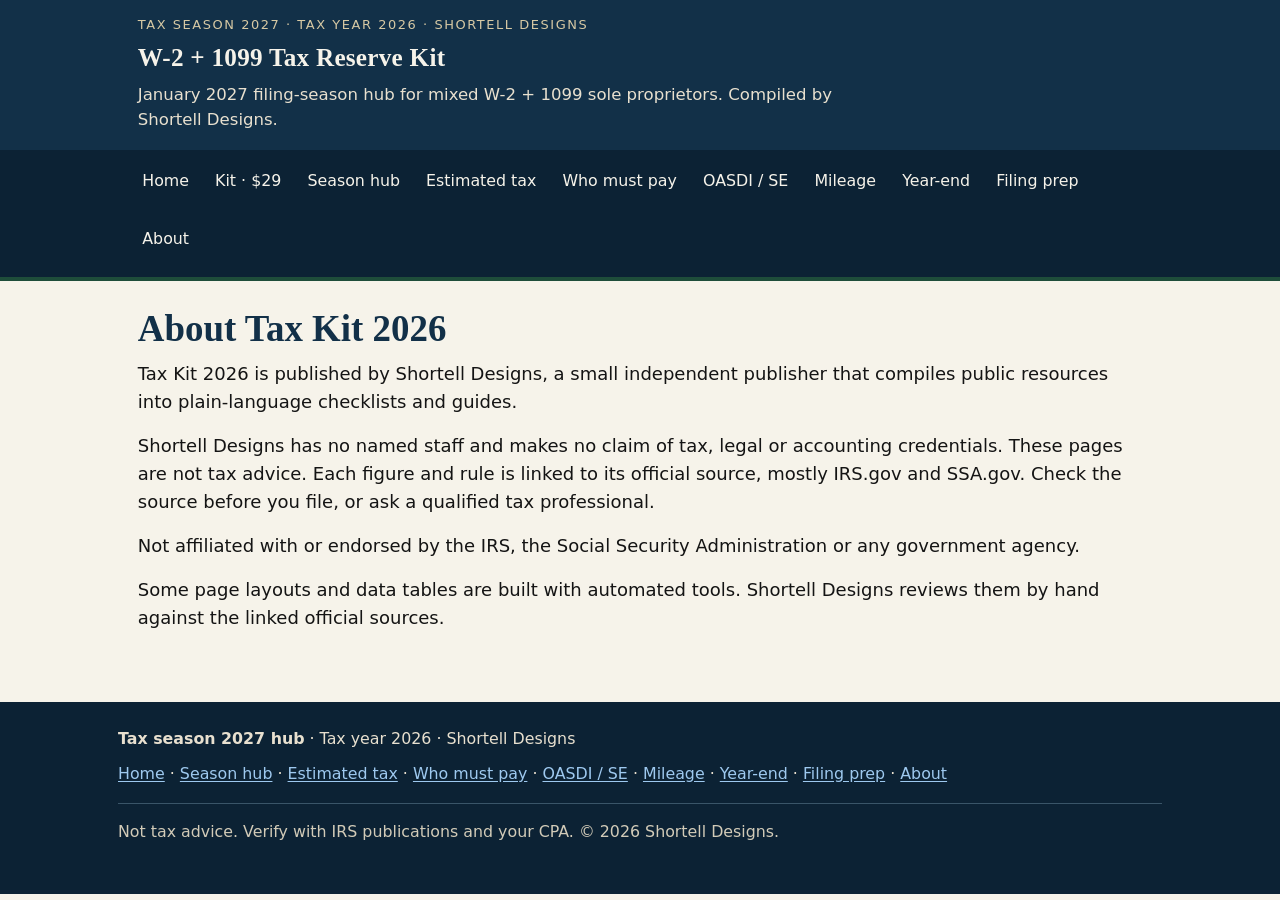
<file: about.html>
<!DOCTYPE html>
<html lang="en">
<head>
  <meta charset="utf-8">
  <meta name="viewport" content="width=device-width, initial-scale=1">
  <title>About Tax Kit 2026 | Shortell Designs</title>
  <meta name="description" content="Who publishes Tax Kit 2026, how pages are sourced from IRS.gov and SSA.gov, and what the site is not. Not tax advice.">
  <meta name="author" content="Shortell Designs">
  <link rel="canonical" href="https://shortelldesigns.github.io/tax-kit-2026/about.html">
  <meta property="og:title" content="About Tax Kit 2026 | Shortell Designs">
  <meta property="og:description" content="Who publishes Tax Kit 2026, how pages are sourced from IRS.gov and SSA.gov, and what the site is not. Not tax advice.">
  <meta property="og:type" content="website">
  <meta property="og:url" content="https://shortelldesigns.github.io/tax-kit-2026/about.html">
  <meta name="robots" content="index,follow">
  <link rel="stylesheet" href="css/site.css">
</head>
<body>
  <a class="skip" href="#content">Skip to content</a>
  <header class="site">
    <div class="brand">
      <p class="eyebrow">Tax season 2027 · Tax year 2026 · Shortell Designs</p>
      <p class="brand-name"><a href="./">W-2 + 1099 Tax Reserve Kit</a></p>
      <p class="tag">January 2027 filing-season hub for mixed W-2 + 1099 sole proprietors. Compiled by Shortell Designs.</p>
    </div>
    <nav class="primary" aria-label="Site">
      <ul>
        <li><a href="./">Home</a></li>
        <li><a href="./#buy">Kit · $29</a></li>
        <li><a href="tax-season-2027.html">Season hub</a></li>
        <li><a href="estimated-tax-2026.html">Estimated tax</a></li>
        <li><a href="who-must-pay-estimated-tax.html">Who must pay</a></li>
        <li><a href="oasdi-se-tax-w2-1099.html">OASDI / SE</a></li>
        <li><a href="mileage-rates-2026.html">Mileage</a></li>
        <li><a href="year-end-tax-checklist-2026.html">Year-end</a></li>
        <li><a href="filing-prep-2027.html">Filing prep</a></li>
        <li><a href="about.html">About</a></li>
      </ul>
    </nav>
  </header>
  <main id="content">
    <h1 class="page">About Tax Kit 2026</h1>
    <p>Tax Kit 2026 is published by Shortell Designs, a small independent publisher that compiles public resources into plain-language checklists and guides.</p>
    <p>Shortell Designs has no named staff and makes no claim of tax, legal or accounting credentials. These pages are not tax advice. Each figure and rule is linked to its official source, mostly IRS.gov and SSA.gov. Check the source before you file, or ask a qualified tax professional.</p>
    <p>Not affiliated with or endorsed by the IRS, the Social Security Administration or any government agency.</p>
    <p>Some page layouts and data tables are built with automated tools. Shortell Designs reviews them by hand against the linked official sources.</p>
  </main>
  </main>
  <footer class="site">
    <div class="inner">
      <p><strong>Tax season 2027 hub</strong> · Tax year 2026 · Shortell Designs</p>
      <p><a href="./">Home</a> · <a href="tax-season-2027.html">Season hub</a> · <a href="estimated-tax-2026.html">Estimated tax</a> · <a href="who-must-pay-estimated-tax.html">Who must pay</a> · <a href="oasdi-se-tax-w2-1099.html">OASDI / SE</a> · <a href="mileage-rates-2026.html">Mileage</a> · <a href="year-end-tax-checklist-2026.html">Year-end</a> · <a href="filing-prep-2027.html">Filing prep</a> · <a href="about.html">About</a></p>
      <div class="disclaimer">
        <p>Not tax advice. Verify with IRS publications and your CPA. © 2026 Shortell Designs.</p>
      </div>
    </div>
  </footer>
</body>
</html>
</file>
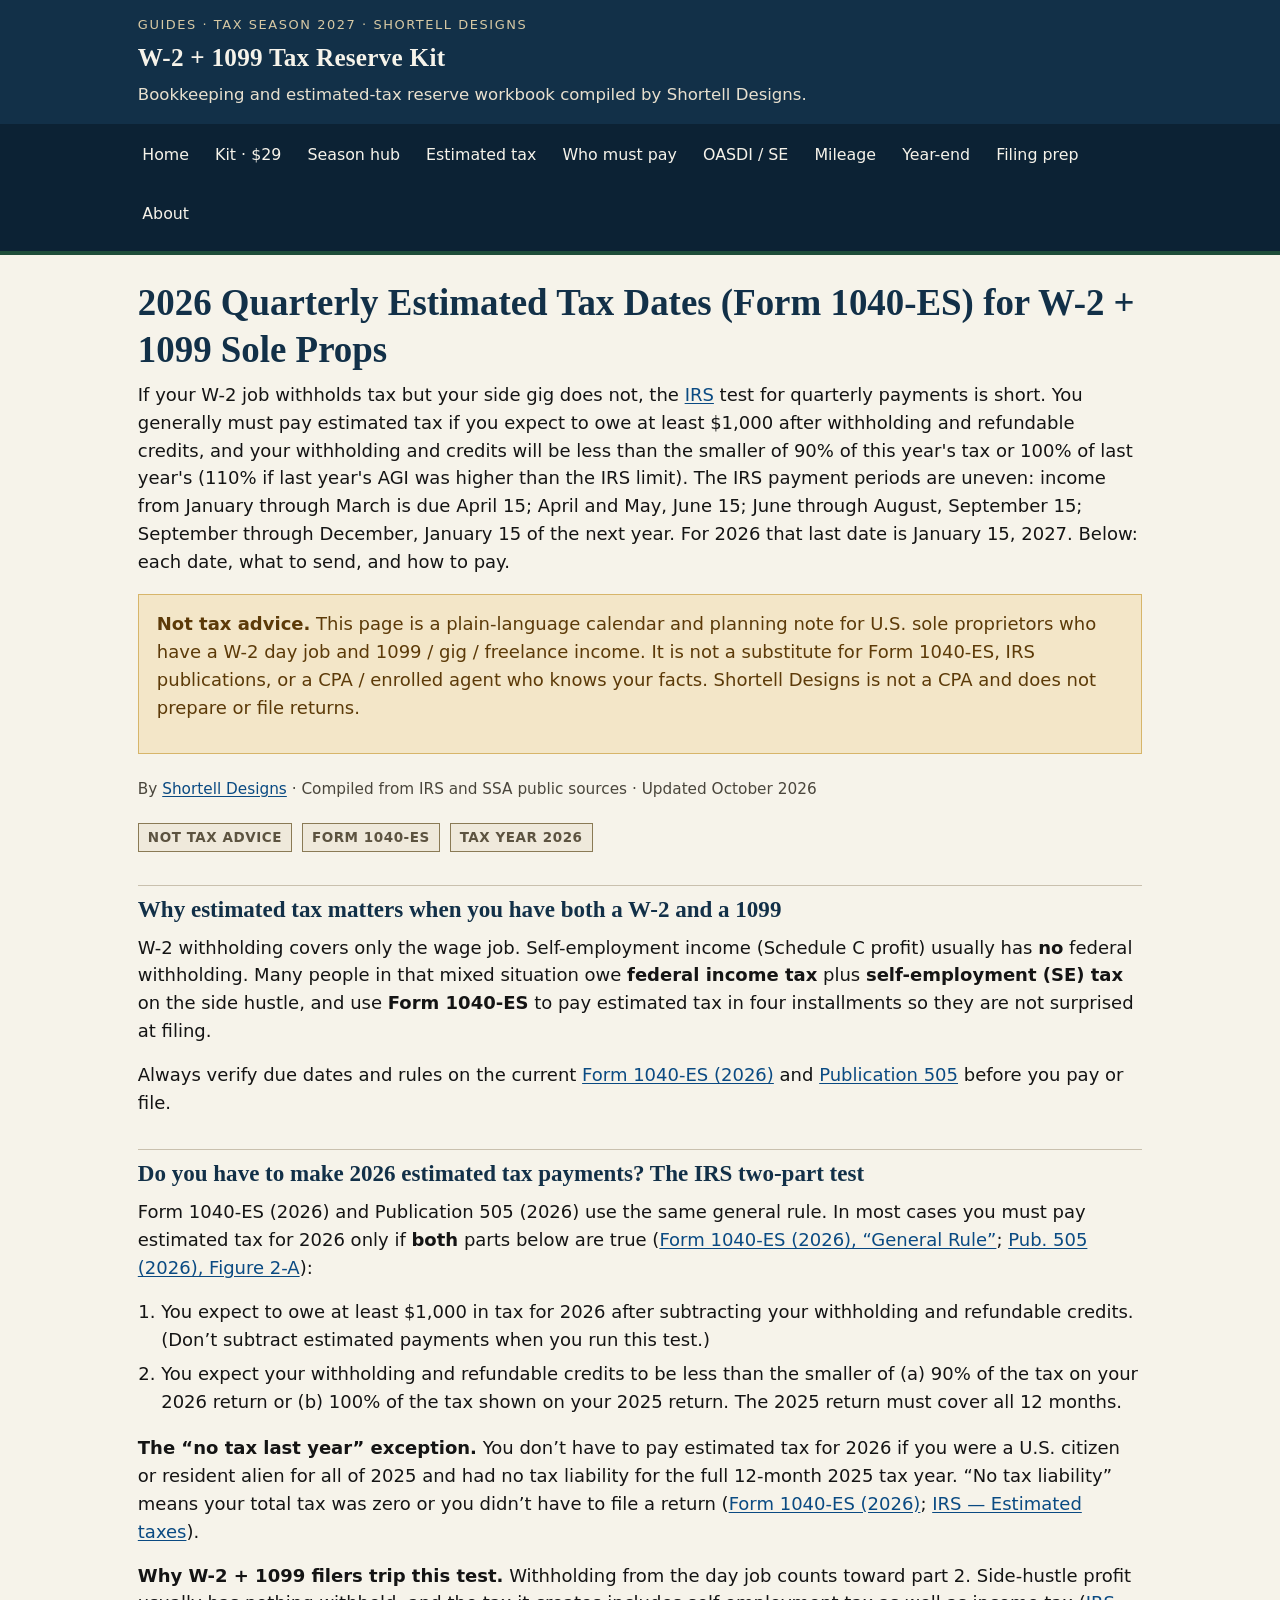
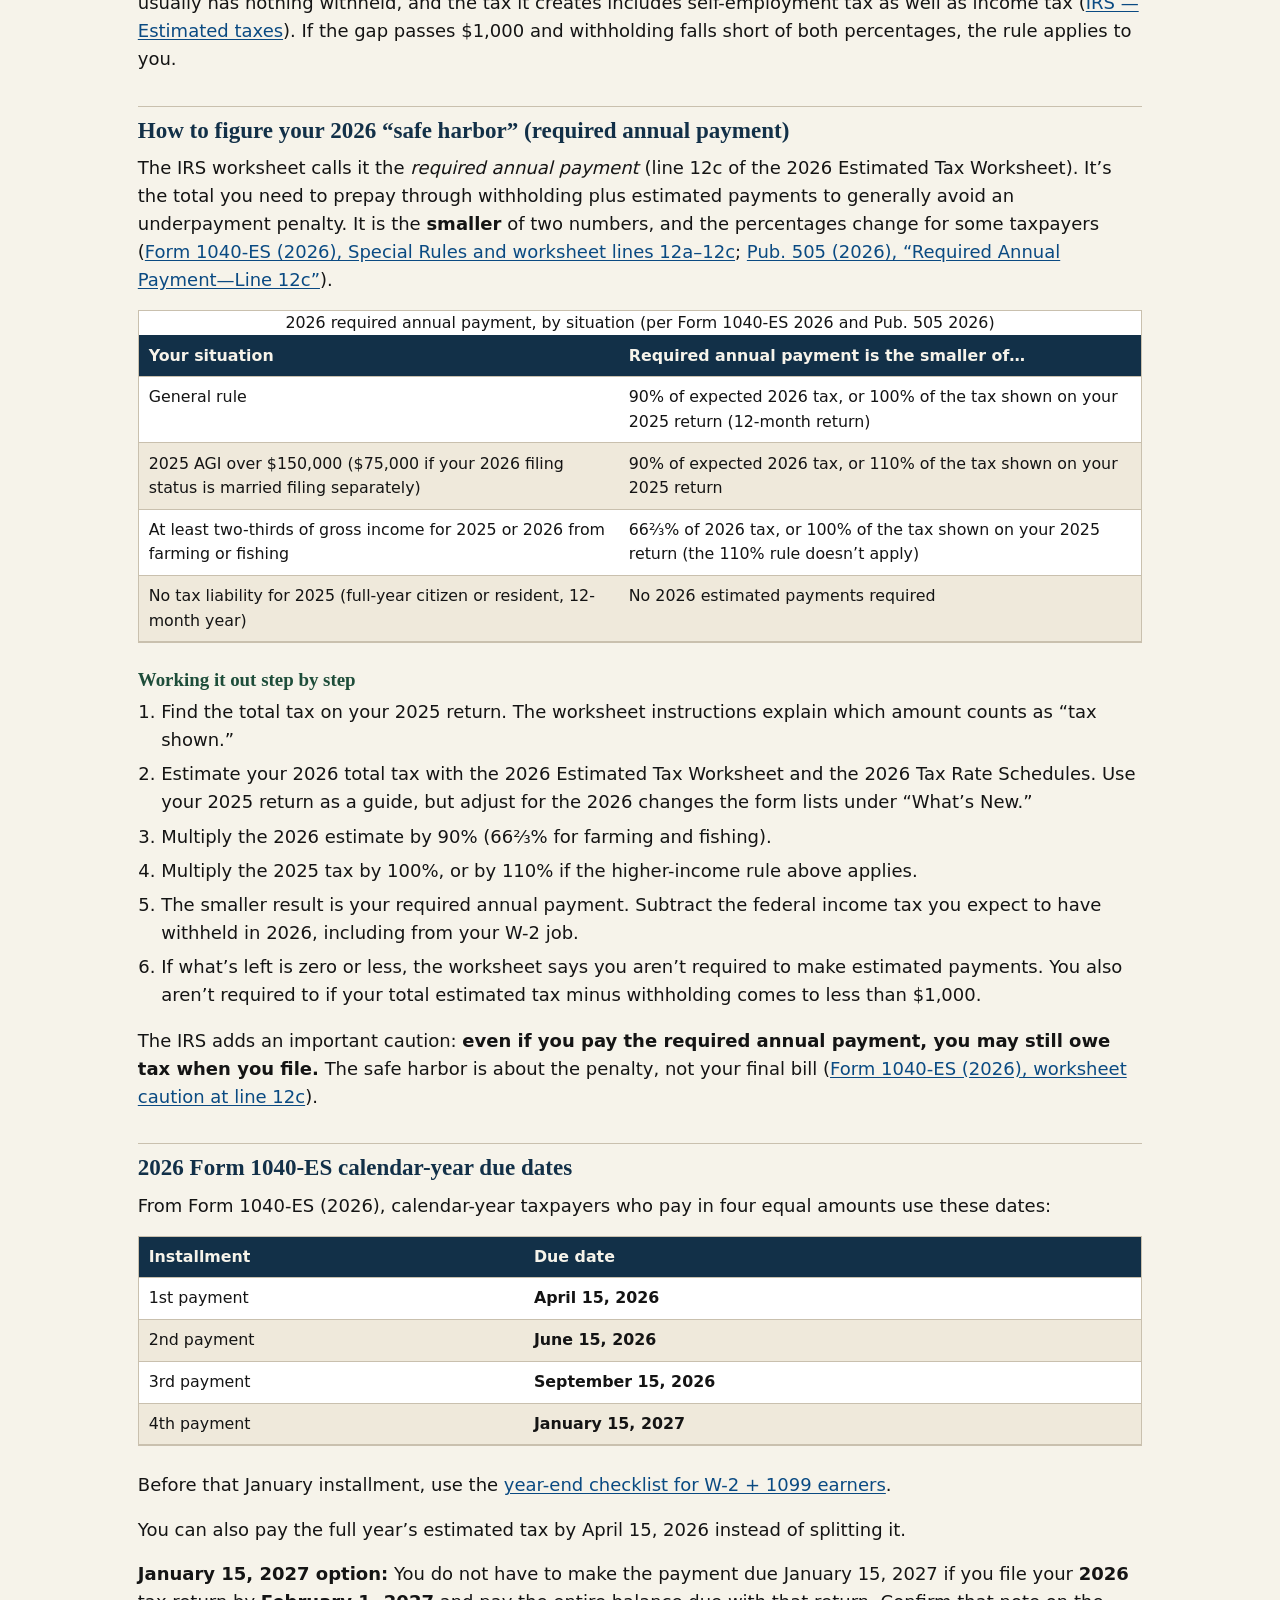
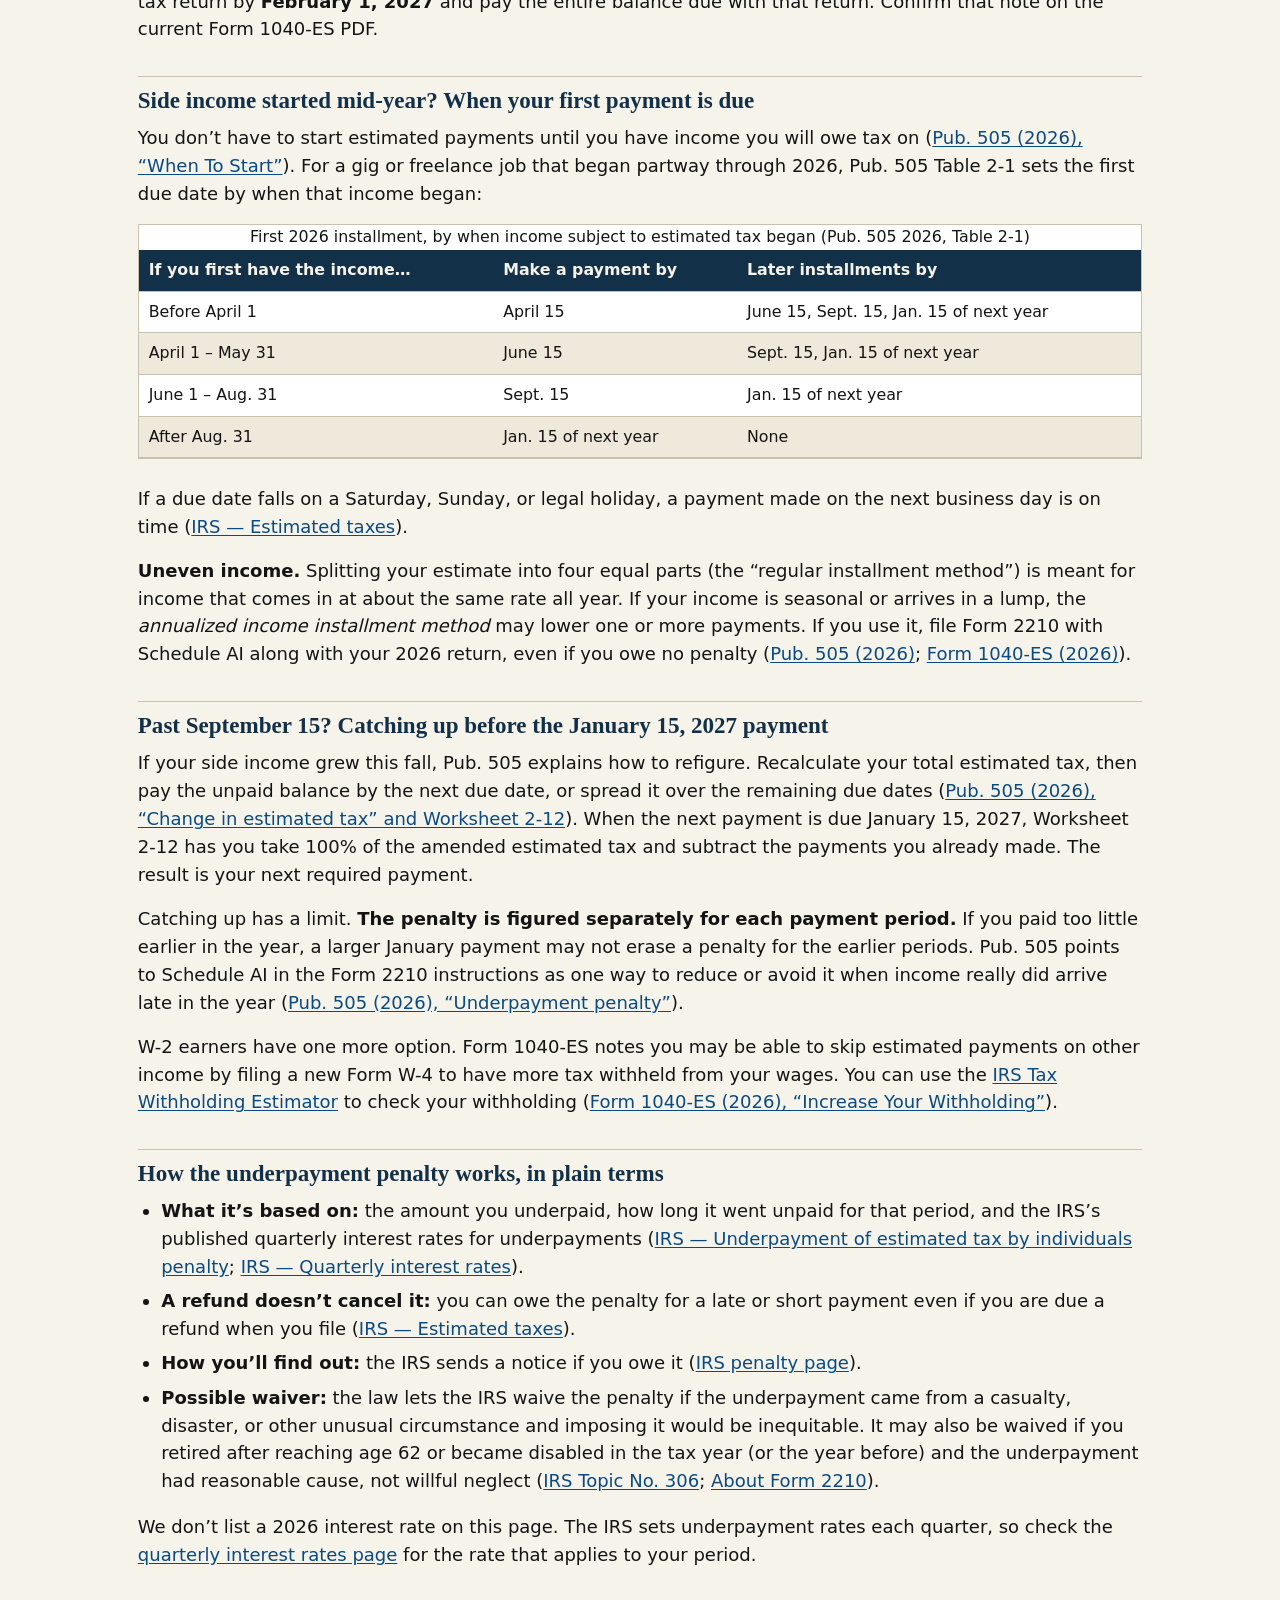
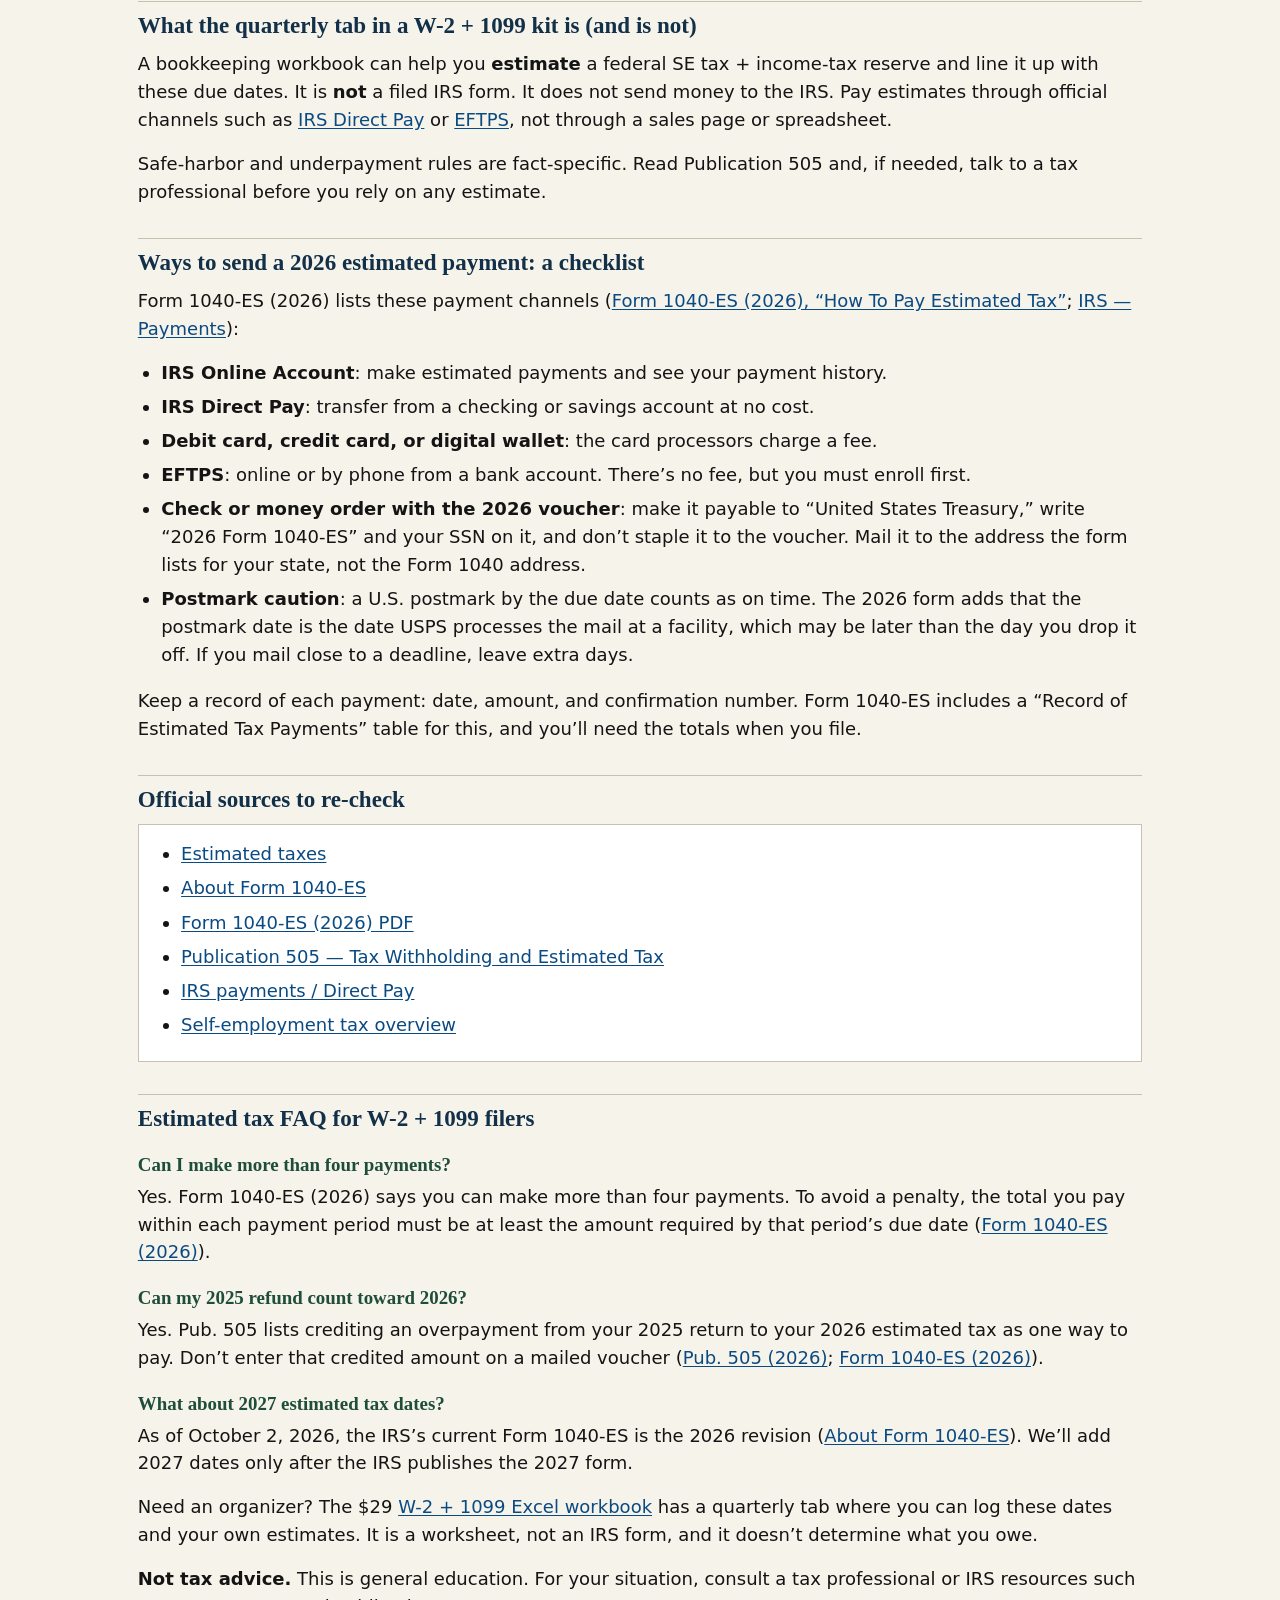
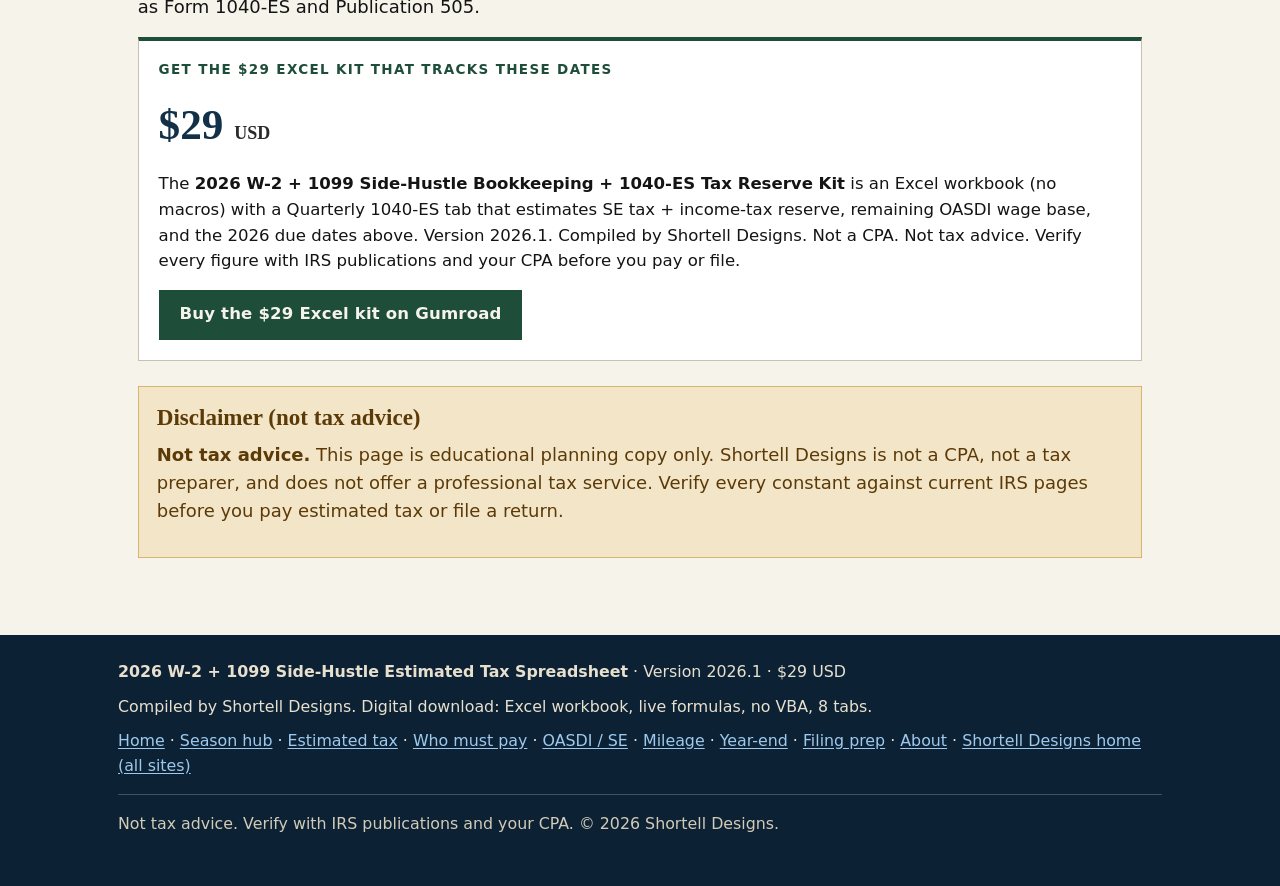
<file: estimated-tax-2026.html>
<!DOCTYPE html>
<html lang="en">
<head>
  <meta charset="utf-8">
  <meta name="viewport" content="width=device-width, initial-scale=1">
  <title>2026 Estimated Tax Dates for W-2 + 1099 Side Income</title>
  <meta name="description" content="IRS 2026 1040-ES deadlines: Apr 15, Jun 15, Sep 15 2026 and Jan 15 2027, plus the $1,000 test for W-2 workers with 1099 side income. Not tax advice.">
  <meta name="author" content="Shortell Designs">
  <link rel="canonical" href="https://shortelldesigns.github.io/tax-kit-2026/estimated-tax-2026.html">
  <meta property="og:title" content="2026 Estimated Tax Dates for W-2 + 1099 Side Income">
  <meta property="og:description" content="IRS 2026 1040-ES deadlines: Apr 15, Jun 15, Sep 15 2026 and Jan 15 2027, plus the $1,000 test for W-2 workers with 1099 side income. Not tax advice.">
  <meta property="og:type" content="article">
  <meta property="og:url" content="https://shortelldesigns.github.io/tax-kit-2026/estimated-tax-2026.html">
  <meta name="robots" content="index,follow">
  <link rel="stylesheet" href="css/site.css">
</head>
<body>
  <a class="skip" href="#content">Skip to content</a>
  <header class="site">
    <div class="brand">
      <p class="eyebrow">Guides · Tax season 2027 · Shortell Designs</p>
      <p class="brand-name"><a href="./">W-2 + 1099 Tax Reserve Kit</a></p>
      <p class="tag">Bookkeeping and estimated-tax reserve workbook compiled by Shortell Designs.</p>
    </div>
    <nav class="primary" aria-label="Site">
      <ul>
        <li><a href="./">Home</a></li>
        <li><a href="./#buy">Kit · $29</a></li>
        <li><a href="tax-season-2027.html">Season hub</a></li>
        <li><a href="estimated-tax-2026.html">Estimated tax</a></li>
        <li><a href="who-must-pay-estimated-tax.html">Who must pay</a></li>
        <li><a href="oasdi-se-tax-w2-1099.html">OASDI / SE</a></li>
        <li><a href="mileage-rates-2026.html">Mileage</a></li>
        <li><a href="year-end-tax-checklist-2026.html">Year-end</a></li>
        <li><a href="filing-prep-2027.html">Filing prep</a></li>
        <li><a href="about.html">About</a></li>
      </ul>
    </nav>
  </header>
  <main id="content">
    <h1 class="page">2026 Quarterly Estimated Tax Dates (Form 1040-ES) for W-2 + 1099 Sole Props</h1>
    <p class="intro">If your W-2 job withholds tax but your side gig does not, the <a href="https://www.irs.gov/faqs/estimated-tax">IRS</a> test for quarterly payments is short. You generally must pay estimated tax if you expect to owe at least $1,000 after withholding and refundable credits, and your withholding and credits will be less than the smaller of 90% of this year's tax or 100% of last year's (110% if last year's AGI was higher than the IRS limit). The IRS payment periods are uneven: income from January through March is due April 15; April and May, June 15; June through August, September 15; September through December, January 15 of the next year. For 2026 that last date is January 15, 2027. Below: each date, what to send, and how to pay.</p>
    <div class="callout">
      <p><strong>Not tax advice.</strong> This page is a plain-language calendar and planning note for U.S. sole proprietors who have a W-2 day job and 1099 / gig / freelance income. It is not a substitute for Form 1040-ES, IRS publications, or a CPA / enrolled agent who knows your facts. Shortell Designs is not a CPA and does not prepare or file returns.</p>
    </div>
    <p class="meta byline">By <a href="about.html">Shortell Designs</a> · Compiled from IRS and SSA public sources · Updated October 2026</p>
    <div class="hero-meta">
      <span class="badge neutral">Not tax advice</span>
      <span class="badge neutral">Form 1040-ES</span>
      <span class="badge neutral">Tax year 2026</span>
    </div>

    <h2 id="why">Why estimated tax matters when you have both a W-2 and a 1099</h2>
    <p>W-2 withholding covers only the wage job. Self-employment income (Schedule C profit) usually has <strong>no</strong> federal withholding. Many people in that mixed situation owe <strong>federal income tax</strong> plus <strong>self-employment (SE) tax</strong> on the side hustle, and use <strong>Form 1040-ES</strong> to pay estimated tax in four installments so they are not surprised at filing.</p>
    <p>Always verify due dates and rules on the current <a href="https://www.irs.gov/pub/irs-pdf/f1040es.pdf">Form 1040-ES (2026)</a> and <a href="https://www.irs.gov/publications/p505">Publication 505</a> before you pay or file.</p>

    <section id="must-pay-test" aria-labelledby="must-pay-test-h">
      <h2 id="must-pay-test-h">Do you have to make 2026 estimated tax payments? The IRS two-part test</h2>
      <p>Form 1040-ES (2026) and Publication 505 (2026) use the same general rule. In most cases you must pay estimated tax for 2026 only if <strong>both</strong> parts below are true (<a href="https://www.irs.gov/pub/irs-pdf/f1040es.pdf">Form 1040-ES (2026), “General Rule”</a>; <a href="https://www.irs.gov/publications/p505">Pub. 505 (2026), Figure 2-A</a>):</p>
      <ol>
        <li>You expect to owe at least $1,000 in tax for 2026 after subtracting your withholding and refundable credits. (Don’t subtract estimated payments when you run this test.)</li>
        <li>You expect your withholding and refundable credits to be less than the smaller of (a) 90% of the tax on your 2026 return or (b) 100% of the tax shown on your 2025 return. The 2025 return must cover all 12 months.</li>
      </ol>
      <p><strong>The “no tax last year” exception.</strong> You don’t have to pay estimated tax for 2026 if you were a U.S. citizen or resident alien for all of 2025 and had no tax liability for the full 12-month 2025 tax year. “No tax liability” means your total tax was zero or you didn’t have to file a return (<a href="https://www.irs.gov/pub/irs-pdf/f1040es.pdf">Form 1040-ES (2026)</a>; <a href="https://www.irs.gov/businesses/small-businesses-self-employed/estimated-taxes">IRS — Estimated taxes</a>).</p>
      <p><strong>Why W-2 + 1099 filers trip this test.</strong> Withholding from the day job counts toward part 2. Side-hustle profit usually has nothing withheld, and the tax it creates includes self-employment tax as well as income tax (<a href="https://www.irs.gov/businesses/small-businesses-self-employed/estimated-taxes">IRS — Estimated taxes</a>). If the gap passes $1,000 and withholding falls short of both percentages, the rule applies to you.</p>
    </section>

    <section id="safe-harbor" aria-labelledby="safe-harbor-h">
      <h2 id="safe-harbor-h">How to figure your 2026 “safe harbor” (required annual payment)</h2>
      <p>The IRS worksheet calls it the <em>required annual payment</em> (line 12c of the 2026 Estimated Tax Worksheet). It’s the total you need to prepay through withholding plus estimated payments to generally avoid an underpayment penalty. It is the <strong>smaller</strong> of two numbers, and the percentages change for some taxpayers (<a href="https://www.irs.gov/pub/irs-pdf/f1040es.pdf">Form 1040-ES (2026), Special Rules and worksheet lines 12a–12c</a>; <a href="https://www.irs.gov/publications/p505">Pub. 505 (2026), “Required Annual Payment—Line 12c”</a>).</p>
      <div class="table-wrap">
      <table>
        <caption>2026 required annual payment, by situation (per Form 1040-ES 2026 and Pub. 505 2026)</caption>
        <thead>
          <tr><th scope="col">Your situation</th><th scope="col">Required annual payment is the smaller of…</th></tr>
        </thead>
        <tbody>
          <tr><td>General rule</td><td>90% of expected 2026 tax, or 100% of the tax shown on your 2025 return (12-month return)</td></tr>
          <tr><td>2025 AGI over $150,000 ($75,000 if your 2026 filing status is married filing separately)</td><td>90% of expected 2026 tax, or 110% of the tax shown on your 2025 return</td></tr>
          <tr><td>At least two-thirds of gross income for 2025 or 2026 from farming or fishing</td><td>66⅔% of 2026 tax, or 100% of the tax shown on your 2025 return (the 110% rule doesn’t apply)</td></tr>
          <tr><td>No tax liability for 2025 (full-year citizen or resident, 12-month year)</td><td>No 2026 estimated payments required</td></tr>
        </tbody>
      </table>
      </div>
      <h3>Working it out step by step</h3>
      <ol>
        <li>Find the total tax on your 2025 return. The worksheet instructions explain which amount counts as “tax shown.”</li>
        <li>Estimate your 2026 total tax with the 2026 Estimated Tax Worksheet and the 2026 Tax Rate Schedules. Use your 2025 return as a guide, but adjust for the 2026 changes the form lists under “What’s New.”</li>
        <li>Multiply the 2026 estimate by 90% (66⅔% for farming and fishing).</li>
        <li>Multiply the 2025 tax by 100%, or by 110% if the higher-income rule above applies.</li>
        <li>The smaller result is your required annual payment. Subtract the federal income tax you expect to have withheld in 2026, including from your W-2 job.</li>
        <li>If what’s left is zero or less, the worksheet says you aren’t required to make estimated payments. You also aren’t required to if your total estimated tax minus withholding comes to less than $1,000.</li>
      </ol>
      <p>The IRS adds an important caution: <strong>even if you pay the required annual payment, you may still owe tax when you file.</strong> The safe harbor is about the penalty, not your final bill (<a href="https://www.irs.gov/pub/irs-pdf/f1040es.pdf">Form 1040-ES (2026), worksheet caution at line 12c</a>).</p>
    </section>

    <h2 id="dates">2026 Form 1040-ES calendar-year due dates</h2>
    <p>From Form 1040-ES (2026), calendar-year taxpayers who pay in four equal amounts use these dates:</p>
    <div class="table-wrap">
      <table>
        <thead>
          <tr>
            <th scope="col">Installment</th>
            <th scope="col">Due date</th>
          </tr>
        </thead>
        <tbody>
          <tr>
            <td>1st payment</td>
            <td><strong>April 15, 2026</strong></td>
          </tr>
          <tr>
            <td>2nd payment</td>
            <td><strong>June 15, 2026</strong></td>
          </tr>
          <tr>
            <td>3rd payment</td>
            <td><strong>September 15, 2026</strong></td>
          </tr>
          <tr>
            <td>4th payment</td>
            <td><strong>January 15, 2027</strong></td>
          </tr>
        </tbody>
      </table>
    </div>
    <p>Before that January installment, use the <a href="year-end-tax-checklist-2026.html">year-end checklist for W-2 + 1099 earners</a>.</p>
    <p>You can also pay the full year’s estimated tax by April 15, 2026 instead of splitting it.</p>
    <p><strong>January 15, 2027 option:</strong> You do not have to make the payment due January 15, 2027 if you file your <strong>2026</strong> tax return by <strong>February 1, 2027</strong> and pay the entire balance due with that return. Confirm that note on the current Form 1040-ES PDF.</p>

    <section id="first-payment" aria-labelledby="first-payment-h">
      <h2 id="first-payment-h">Side income started mid-year? When your first payment is due</h2>
      <p>You don’t have to start estimated payments until you have income you will owe tax on (<a href="https://www.irs.gov/publications/p505">Pub. 505 (2026), “When To Start”</a>). For a gig or freelance job that began partway through 2026, Pub. 505 Table 2-1 sets the first due date by when that income began:</p>
      <div class="table-wrap">
      <table>
        <caption>First 2026 installment, by when income subject to estimated tax began (Pub. 505 2026, Table 2-1)</caption>
        <thead>
          <tr><th scope="col">If you first have the income…</th><th scope="col">Make a payment by</th><th scope="col">Later installments by</th></tr>
        </thead>
        <tbody>
          <tr><td>Before April 1</td><td>April 15</td><td>June 15, Sept. 15, Jan. 15 of next year</td></tr>
          <tr><td>April 1 – May 31</td><td>June 15</td><td>Sept. 15, Jan. 15 of next year</td></tr>
          <tr><td>June 1 – Aug. 31</td><td>Sept. 15</td><td>Jan. 15 of next year</td></tr>
          <tr><td>After Aug. 31</td><td>Jan. 15 of next year</td><td>None</td></tr>
        </tbody>
      </table>
      </div>
      <p>If a due date falls on a Saturday, Sunday, or legal holiday, a payment made on the next business day is on time (<a href="https://www.irs.gov/businesses/small-businesses-self-employed/estimated-taxes">IRS — Estimated taxes</a>).</p>
      <p><strong>Uneven income.</strong> Splitting your estimate into four equal parts (the “regular installment method”) is meant for income that comes in at about the same rate all year. If your income is seasonal or arrives in a lump, the <em>annualized income installment method</em> may lower one or more payments. If you use it, file Form 2210 with Schedule AI along with your 2026 return, even if you owe no penalty (<a href="https://www.irs.gov/publications/p505">Pub. 505 (2026)</a>; <a href="https://www.irs.gov/pub/irs-pdf/f1040es.pdf">Form 1040-ES (2026)</a>).</p>
    </section>

    <section id="catch-up" aria-labelledby="catch-up-h">
      <h2 id="catch-up-h">Past September 15? Catching up before the January 15, 2027 payment</h2>
      <p>If your side income grew this fall, Pub. 505 explains how to refigure. Recalculate your total estimated tax, then pay the unpaid balance by the next due date, or spread it over the remaining due dates (<a href="https://www.irs.gov/publications/p505">Pub. 505 (2026), “Change in estimated tax” and Worksheet 2-12</a>). When the next payment is due January 15, 2027, Worksheet 2-12 has you take 100% of the amended estimated tax and subtract the payments you already made. The result is your next required payment.</p>
      <p>Catching up has a limit. <strong>The penalty is figured separately for each payment period.</strong> If you paid too little earlier in the year, a larger January payment may not erase a penalty for the earlier periods. Pub. 505 points to Schedule AI in the Form 2210 instructions as one way to reduce or avoid it when income really did arrive late in the year (<a href="https://www.irs.gov/publications/p505">Pub. 505 (2026), “Underpayment penalty”</a>).</p>
      <p>W-2 earners have one more option. Form 1040-ES notes you may be able to skip estimated payments on other income by filing a new Form W-4 to have more tax withheld from your wages. You can use the <a href="https://www.irs.gov/individuals/tax-withholding-estimator">IRS Tax Withholding Estimator</a> to check your withholding (<a href="https://www.irs.gov/pub/irs-pdf/f1040es.pdf">Form 1040-ES (2026), “Increase Your Withholding”</a>).</p>
    </section>

    <section id="penalty" aria-labelledby="penalty-h">
      <h2 id="penalty-h">How the underpayment penalty works, in plain terms</h2>
      <ul>
        <li><strong>What it’s based on:</strong> the amount you underpaid, how long it went unpaid for that period, and the IRS’s published quarterly interest rates for underpayments (<a href="https://www.irs.gov/payments/underpayment-of-estimated-tax-by-individuals-penalty">IRS — Underpayment of estimated tax by individuals penalty</a>; <a href="https://www.irs.gov/payments/quarterly-interest-rates">IRS — Quarterly interest rates</a>).</li>
        <li><strong>A refund doesn’t cancel it:</strong> you can owe the penalty for a late or short payment even if you are due a refund when you file (<a href="https://www.irs.gov/businesses/small-businesses-self-employed/estimated-taxes">IRS — Estimated taxes</a>).</li>
        <li><strong>How you’ll find out:</strong> the IRS sends a notice if you owe it (<a href="https://www.irs.gov/payments/underpayment-of-estimated-tax-by-individuals-penalty">IRS penalty page</a>).</li>
        <li><strong>Possible waiver:</strong> the law lets the IRS waive the penalty if the underpayment came from a casualty, disaster, or other unusual circumstance and imposing it would be inequitable. It may also be waived if you retired after reaching age 62 or became disabled in the tax year (or the year before) and the underpayment had reasonable cause, not willful neglect (<a href="https://www.irs.gov/taxtopics/tc306">IRS Topic No. 306</a>; <a href="https://www.irs.gov/forms-pubs/about-form-2210">About Form 2210</a>).</li>
      </ul>
      <p>We don’t list a 2026 interest rate on this page. The IRS sets underpayment rates each quarter, so check the <a href="https://www.irs.gov/payments/quarterly-interest-rates">quarterly interest rates page</a> for the rate that applies to your period.</p>
    </section>

    <h2 id="kit-tab">What the quarterly tab in a W-2 + 1099 kit is (and is not)</h2>
    <p>A bookkeeping workbook can help you <strong>estimate</strong> a federal SE tax + income-tax reserve and line it up with these due dates. It is <strong>not</strong> a filed IRS form. It does not send money to the IRS. Pay estimates through official channels such as <a href="https://www.irs.gov/payments/direct-pay">IRS Direct Pay</a> or <a href="https://www.irs.gov/payments/eftps-the-electronic-federal-tax-payment-system">EFTPS</a>, not through a sales page or spreadsheet.</p>
    <p>Safe-harbor and underpayment rules are fact-specific. Read Publication 505 and, if needed, talk to a tax professional before you rely on any estimate.</p>

    <section id="how-to-pay" aria-labelledby="how-to-pay-h">
      <h2 id="how-to-pay-h">Ways to send a 2026 estimated payment: a checklist</h2>
      <p>Form 1040-ES (2026) lists these payment channels (<a href="https://www.irs.gov/pub/irs-pdf/f1040es.pdf">Form 1040-ES (2026), “How To Pay Estimated Tax”</a>; <a href="https://www.irs.gov/payments">IRS — Payments</a>):</p>
      <ul>
        <li><strong>IRS Online Account</strong>: make estimated payments and see your payment history.</li>
        <li><strong>IRS Direct Pay</strong>: transfer from a checking or savings account at no cost.</li>
        <li><strong>Debit card, credit card, or digital wallet</strong>: the card processors charge a fee.</li>
        <li><strong>EFTPS</strong>: online or by phone from a bank account. There’s no fee, but you must enroll first.</li>
        <li><strong>Check or money order with the 2026 voucher</strong>: make it payable to “United States Treasury,” write “2026 Form 1040-ES” and your SSN on it, and don’t staple it to the voucher. Mail it to the address the form lists for your state, not the Form 1040 address.</li>
        <li><strong>Postmark caution</strong>: a U.S. postmark by the due date counts as on time. The 2026 form adds that the postmark date is the date USPS processes the mail at a facility, which may be later than the day you drop it off. If you mail close to a deadline, leave extra days.</li>
      </ul>
      <p>Keep a record of each payment: date, amount, and confirmation number. Form 1040-ES includes a “Record of Estimated Tax Payments” table for this, and you’ll need the totals when you file.</p>
    </section>

    <h2 id="sources">Official sources to re-check</h2>
    <div class="sources">
      <ul>
        <li><a href="https://www.irs.gov/businesses/small-businesses-self-employed/estimated-taxes">Estimated taxes</a></li>
        <li><a href="https://www.irs.gov/forms-pubs/about-form-1040-es">About Form 1040-ES</a></li>
        <li><a href="https://www.irs.gov/pub/irs-pdf/f1040es.pdf">Form 1040-ES (2026) PDF</a></li>
        <li><a href="https://www.irs.gov/publications/p505">Publication 505 — Tax Withholding and Estimated Tax</a></li>
        <li><a href="https://www.irs.gov/payments">IRS payments / Direct Pay</a></li>
        <li><a href="https://www.irs.gov/businesses/small-businesses-self-employed/self-employment-tax-social-security-and-medicare-taxes">Self-employment tax overview</a></li>
      </ul>
    </div>

    <section id="estimated-tax-faq" aria-labelledby="estimated-tax-faq-h">
      <h2 id="estimated-tax-faq-h">Estimated tax FAQ for W-2 + 1099 filers</h2>
      <h3>Can I make more than four payments?</h3>
      <p>Yes. Form 1040-ES (2026) says you can make more than four payments. To avoid a penalty, the total you pay within each payment period must be at least the amount required by that period’s due date (<a href="https://www.irs.gov/pub/irs-pdf/f1040es.pdf">Form 1040-ES (2026)</a>).</p>
      <h3>Can my 2025 refund count toward 2026?</h3>
      <p>Yes. Pub. 505 lists crediting an overpayment from your 2025 return to your 2026 estimated tax as one way to pay. Don’t enter that credited amount on a mailed voucher (<a href="https://www.irs.gov/publications/p505">Pub. 505 (2026)</a>; <a href="https://www.irs.gov/pub/irs-pdf/f1040es.pdf">Form 1040-ES (2026)</a>).</p>
      <h3>What about 2027 estimated tax dates?</h3>
      <p>As of October 2, 2026, the IRS’s current Form 1040-ES is the 2026 revision (<a href="https://www.irs.gov/forms-pubs/about-form-1040-es">About Form 1040-ES</a>). We’ll add 2027 dates only after the IRS publishes the 2027 form.</p>
      <p class="note">Need an organizer? The $29 <a href="https://shortelldesigns.gumroad.com/l/jhwrco?utm_source=taxkit&amp;utm_medium=seo&amp;utm_campaign=estimated-tax-2026-depth">W-2 + 1099 Excel workbook</a> has a quarterly tab where you can log these dates and your own estimates. It is a worksheet, not an IRS form, and it doesn’t determine what you owe.</p>
      <p class="note"><strong>Not tax advice.</strong> This is general education. For your situation, consult a tax professional or IRS resources such as Form 1040-ES and Publication 505.</p>
    </section>

    <section id="buy" aria-labelledby="buy-heading">
      <div class="price-box">
        <p class="label" id="buy-heading">Get the $29 Excel kit that tracks these dates</p>
        <p class="amount">$29 <span>USD</span></p>
        <p class="note">The <strong>2026 W-2 + 1099 Side-Hustle Bookkeeping + 1040-ES Tax Reserve Kit</strong> is an Excel workbook (no macros) with a Quarterly 1040-ES tab that estimates SE tax + income-tax reserve, remaining OASDI wage base, and the 2026 due dates above. Version 2026.1. Compiled by Shortell Designs. Not a CPA. Not tax advice. Verify every figure with IRS publications and your CPA before you pay or file.</p>
        <a class="btn" href="https://shortelldesigns.gumroad.com/l/jhwrco?utm_source=taxkit&amp;utm_medium=seo&amp;utm_campaign=estimated-tax-2026">Buy the $29 Excel kit on Gumroad</a>
      </div>
    </section>

    <section id="disclaimer">
      <div class="callout">
        <h2>Disclaimer (not tax advice)</h2>
        <p><strong>Not tax advice.</strong> This page is educational planning copy only. Shortell Designs is not a CPA, not a tax preparer, and does not offer a professional tax service. Verify every constant against current IRS pages before you pay estimated tax or file a return.</p>
      </div>
    </section>
  </main>
  <footer class="site">
    <div class="inner">
      <p><strong>2026 W-2 + 1099 Side-Hustle Estimated Tax Spreadsheet</strong> · Version 2026.1 · $29 USD</p>
      <p>Compiled by Shortell Designs. Digital download: Excel workbook, live formulas, no VBA, 8 tabs.</p>
      <p><a href="./">Home</a> · <a href="tax-season-2027.html">Season hub</a> · <a href="estimated-tax-2026.html">Estimated tax</a> · <a href="who-must-pay-estimated-tax.html">Who must pay</a> · <a href="oasdi-se-tax-w2-1099.html">OASDI / SE</a> · <a href="mileage-rates-2026.html">Mileage</a> · <a href="year-end-tax-checklist-2026.html">Year-end</a> · <a href="filing-prep-2027.html">Filing prep</a> · <a href="about.html">About</a> · <a href="https://shortelldesigns.github.io/">Shortell Designs home (all sites)</a></p>
      <div class="disclaimer">
        <p>Not tax advice. Verify with IRS publications and your CPA. © 2026 Shortell Designs.</p>
      </div>
    </div>
  </footer>
</body>
</html>
</file>
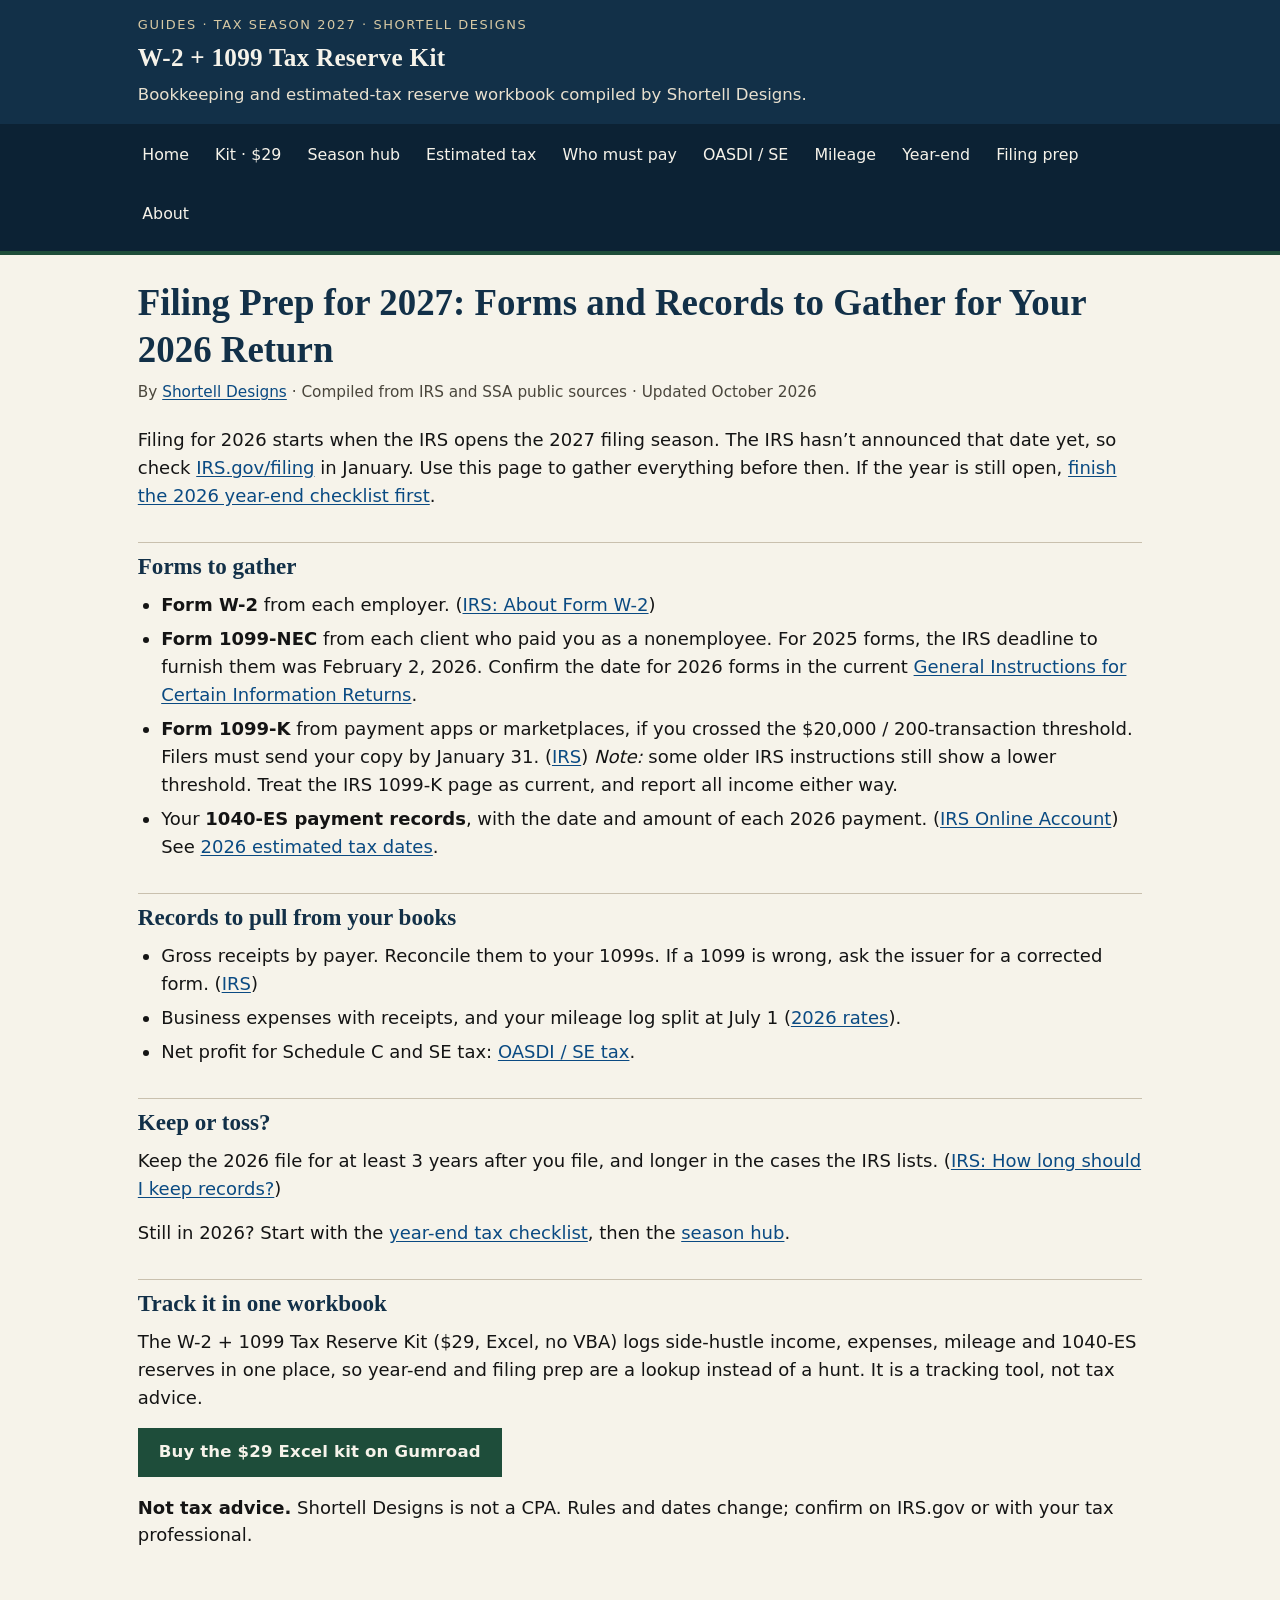
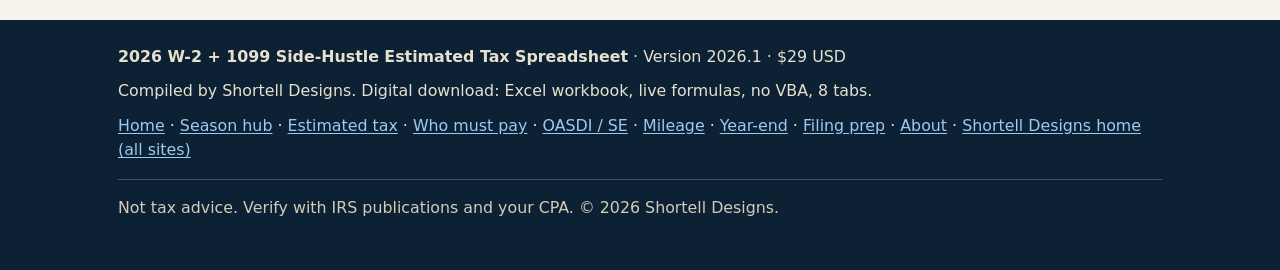
<file: filing-prep-2027.html>
<!DOCTYPE html>
<html lang="en">
<head>
  <meta charset="utf-8">
  <meta name="viewport" content="width=device-width, initial-scale=1">
  <title>Filing Prep 2027: Forms to Gather for W-2 + 1099 Income</title>
  <meta name="description" content="What to gather before filing your 2026 return: W-2, 1099-NEC, 1099-K, 1040-ES payment records, expense and mileage logs. IRS-cited. Not tax advice.">
  <meta name="author" content="Shortell Designs">
  <link rel="canonical" href="https://shortelldesigns.github.io/tax-kit-2026/filing-prep-2027.html">
  <meta property="og:title" content="Filing Prep 2027: Forms to Gather for W-2 + 1099 Income">
  <meta property="og:description" content="What to gather before filing your 2026 return: W-2, 1099-NEC, 1099-K, 1040-ES payment records, expense and mileage logs. IRS-cited. Not tax advice.">
  <meta property="og:type" content="article">
  <meta property="og:url" content="https://shortelldesigns.github.io/tax-kit-2026/filing-prep-2027.html">
  <meta name="robots" content="index,follow">
  <link rel="stylesheet" href="css/site.css">
</head>
<body>
  <a class="skip" href="#content">Skip to content</a>
  <header class="site">
    <div class="brand">
      <p class="eyebrow">Guides · Tax season 2027 · Shortell Designs</p>
      <p class="brand-name"><a href="./">W-2 + 1099 Tax Reserve Kit</a></p>
      <p class="tag">Bookkeeping and estimated-tax reserve workbook compiled by Shortell Designs.</p>
    </div>
    <nav class="primary" aria-label="Site">
      <ul>
        <li><a href="./">Home</a></li>
        <li><a href="./#buy">Kit · $29</a></li>
        <li><a href="tax-season-2027.html">Season hub</a></li>
        <li><a href="estimated-tax-2026.html">Estimated tax</a></li>
        <li><a href="who-must-pay-estimated-tax.html">Who must pay</a></li>
        <li><a href="oasdi-se-tax-w2-1099.html">OASDI / SE</a></li>
        <li><a href="mileage-rates-2026.html">Mileage</a></li>
        <li><a href="year-end-tax-checklist-2026.html">Year-end</a></li>
        <li><a href="filing-prep-2027.html">Filing prep</a></li>
        <li><a href="about.html">About</a></li>
      </ul>
    </nav>
  </header>
  <main id="content">
    <h1 class="page">Filing Prep for 2027: Forms and Records to Gather for Your 2026 Return</h1>
    <p class="meta byline">By <a href="about.html">Shortell Designs</a> · Compiled from IRS and SSA public sources · Updated October 2026</p>
    <p>Filing for 2026 starts when the IRS opens the 2027 filing season. The IRS hasn’t announced that date yet, so check <a href="https://www.irs.gov/filing">IRS.gov/filing</a> in January. Use this page to gather everything before then. If the year is still open, <a href="year-end-tax-checklist-2026.html">finish the 2026 year-end checklist first</a>.</p>
    <h2>Forms to gather</h2>
    <ul>
      <li><strong>Form W-2</strong> from each employer. (<a href="https://www.irs.gov/forms-pubs/about-form-w-2">IRS: About Form W-2</a>)</li>
      <li><strong>Form 1099-NEC</strong> from each client who paid you as a nonemployee. For 2025 forms, the IRS deadline to furnish them was February 2, 2026. Confirm the date for 2026 forms in the current <a href="https://www.irs.gov/instructions/i1099gi">General Instructions for Certain Information Returns</a>.</li>
      <li><strong>Form 1099-K</strong> from payment apps or marketplaces, if you crossed the $20,000 / 200-transaction threshold. Filers must send your copy by January 31. (<a href="https://www.irs.gov/businesses/understanding-your-form-1099-k">IRS</a>) <em>Note:</em> some older IRS instructions still show a lower threshold. Treat the IRS 1099-K page as current, and report all income either way.</li>
      <li>Your <strong>1040-ES payment records</strong>, with the date and amount of each 2026 payment. (<a href="https://www.irs.gov/payments/your-online-account">IRS Online Account</a>) See <a href="estimated-tax-2026.html">2026 estimated tax dates</a>.</li>
    </ul>
    <h2>Records to pull from your books</h2>
    <ul>
      <li>Gross receipts by payer. Reconcile them to your 1099s. If a 1099 is wrong, ask the issuer for a corrected form. (<a href="https://www.irs.gov/businesses/understanding-your-form-1099-k">IRS</a>)</li>
      <li>Business expenses with receipts, and your mileage log split at July 1 (<a href="mileage-rates-2026.html">2026 rates</a>).</li>
      <li>Net profit for Schedule C and SE tax: <a href="oasdi-se-tax-w2-1099.html">OASDI / SE tax</a>.</li>
    </ul>
    <h2>Keep or toss?</h2>
    <p>Keep the 2026 file for at least 3 years after you file, and longer in the cases the IRS lists. (<a href="https://www.irs.gov/businesses/small-businesses-self-employed/how-long-should-i-keep-records">IRS: How long should I keep records?</a>)</p>
    <p>Still in 2026? Start with the <a href="year-end-tax-checklist-2026.html">year-end tax checklist</a>, then the <a href="tax-season-2027.html">season hub</a>.</p>

    <section id="buy">
      <h2>Track it in one workbook</h2>
      <p>The W-2 + 1099 Tax Reserve Kit ($29, Excel, no VBA) logs side-hustle income, expenses, mileage and 1040-ES reserves in one place, so year-end and filing prep are a lookup instead of a hunt. It is a tracking tool, not tax advice.</p>
      <p><a class="btn" href="https://shortelldesigns.gumroad.com/l/jhwrco?utm_source=taxkit&amp;utm_medium=seo&amp;utm_campaign=filing-prep-2027">Buy the $29 Excel kit on Gumroad</a></p>
    </section>
    <p class="note"><strong>Not tax advice.</strong> Shortell Designs is not a CPA. Rules and dates change; confirm on IRS.gov or with your tax professional.</p>
  </main>
  <footer class="site">
    <div class="inner">
      <p><strong>2026 W-2 + 1099 Side-Hustle Estimated Tax Spreadsheet</strong> · Version 2026.1 · $29 USD</p>
      <p>Compiled by Shortell Designs. Digital download: Excel workbook, live formulas, no VBA, 8 tabs.</p>
      <p><a href="./">Home</a> · <a href="tax-season-2027.html">Season hub</a> · <a href="estimated-tax-2026.html">Estimated tax</a> · <a href="who-must-pay-estimated-tax.html">Who must pay</a> · <a href="oasdi-se-tax-w2-1099.html">OASDI / SE</a> · <a href="mileage-rates-2026.html">Mileage</a> · <a href="year-end-tax-checklist-2026.html">Year-end</a> · <a href="filing-prep-2027.html">Filing prep</a> · <a href="about.html">About</a> · <a href="https://shortelldesigns.github.io/">Shortell Designs home (all sites)</a></p>
      <div class="disclaimer">
        <p>Not tax advice. Verify with IRS publications and your CPA. © 2026 Shortell Designs.</p>
      </div>
    </div>
  </footer>
</body>
</html>
</file>
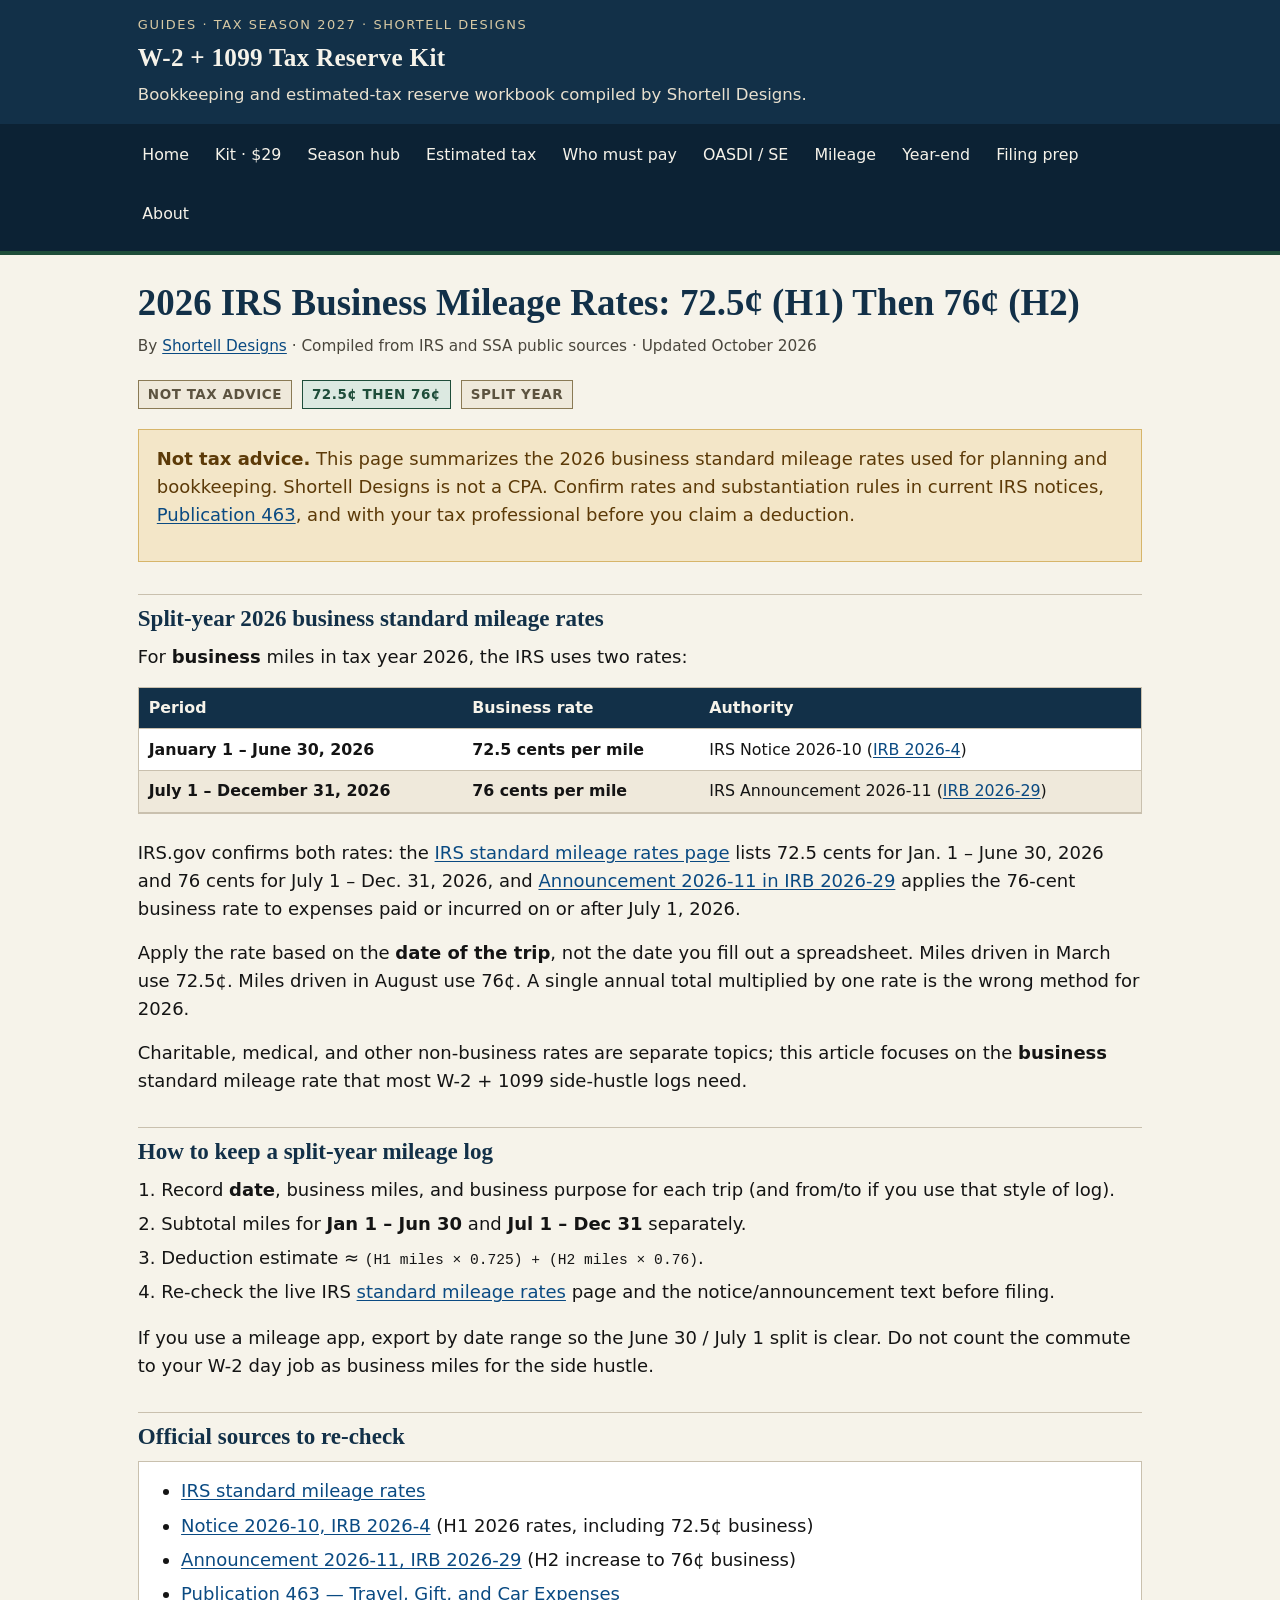
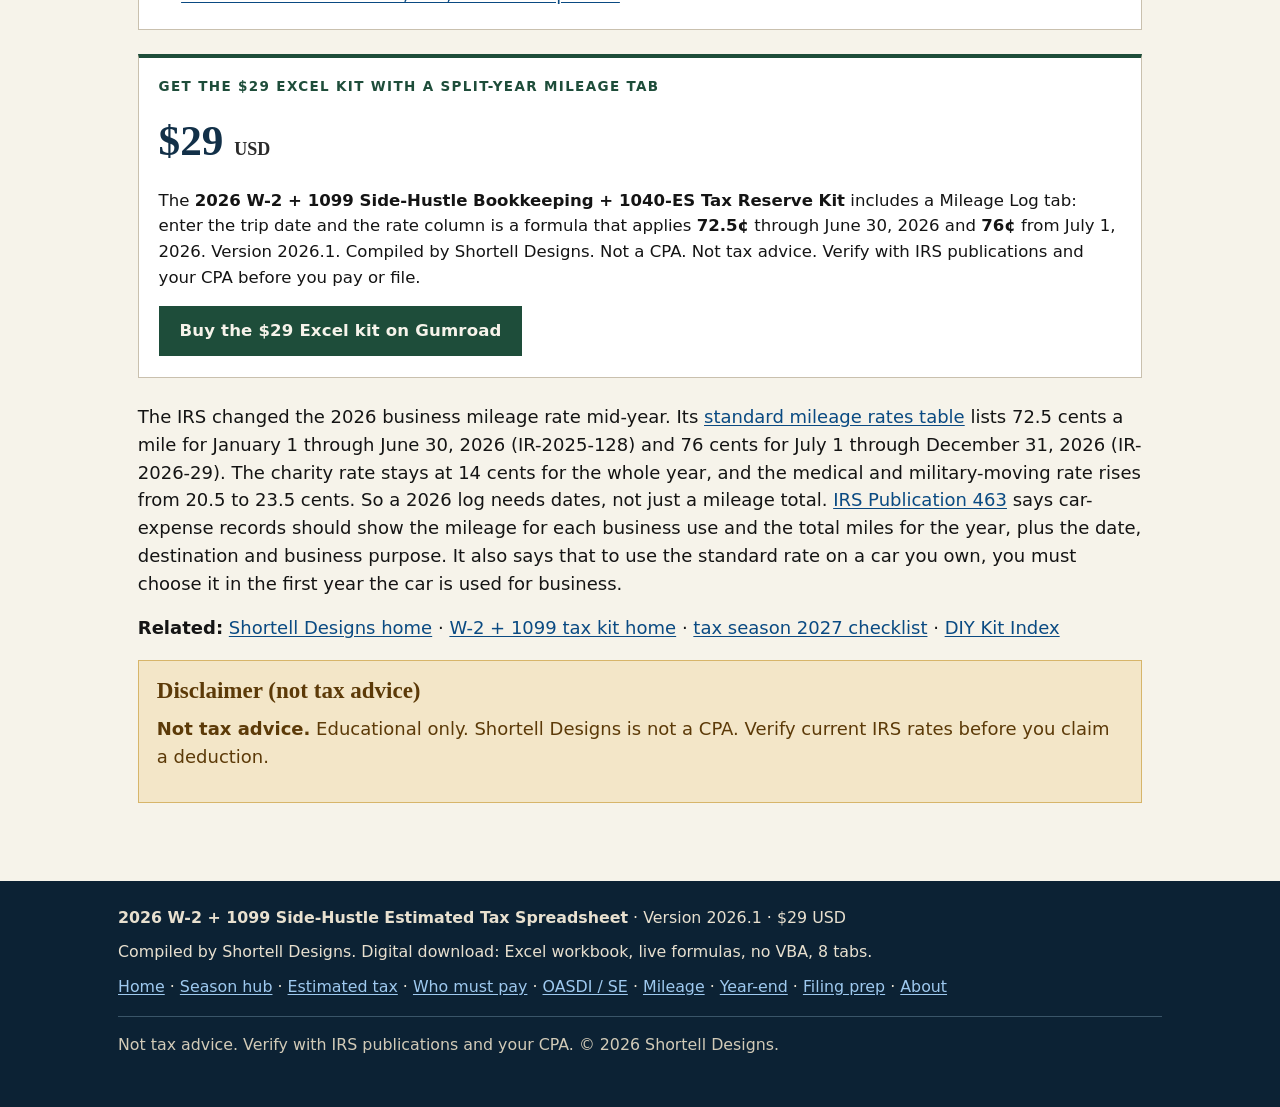
<file: mileage-rates-2026.html>
<!DOCTYPE html>
<html lang="en">
<head>
  <meta charset="utf-8">
  <meta name="viewport" content="width=device-width, initial-scale=1">
  <title>2026 IRS Mileage Rates: 72.5¢, Then 76¢ a Mile</title>
  <meta name="description" content="IRS 2026 business mileage: 72.5¢ a mile Jan 1–Jun 30, 76¢ Jul 1–Dec 31. Charity 14¢; medical 20.5¢ then 23.5¢. How to log a split year. Not tax advice.">
  <meta name="author" content="Shortell Designs">
  <link rel="canonical" href="https://shortelldesigns.github.io/tax-kit-2026/mileage-rates-2026.html">
  <meta property="og:title" content="2026 IRS Mileage Rates: 72.5¢, Then 76¢ a Mile">
  <meta property="og:description" content="IRS 2026 business mileage: 72.5¢ a mile Jan 1–Jun 30, 76¢ Jul 1–Dec 31. Charity 14¢; medical 20.5¢ then 23.5¢. How to log a split year. Not tax advice.">
  <meta property="og:type" content="article">
  <meta property="og:url" content="https://shortelldesigns.github.io/tax-kit-2026/mileage-rates-2026.html">
  <meta name="robots" content="index,follow">
  <link rel="stylesheet" href="css/site.css">
</head>
<body>
  <a class="skip" href="#content">Skip to content</a>
  <header class="site">
    <div class="brand">
      <p class="eyebrow">Guides · Tax season 2027 · Shortell Designs</p>
      <p class="brand-name"><a href="./">W-2 + 1099 Tax Reserve Kit</a></p>
      <p class="tag">Bookkeeping and estimated-tax reserve workbook compiled by Shortell Designs.</p>
    </div>
    <nav class="primary" aria-label="Site">
      <ul>
        <li><a href="./">Home</a></li>
        <li><a href="./#buy">Kit · $29</a></li>
        <li><a href="tax-season-2027.html">Season hub</a></li>
        <li><a href="estimated-tax-2026.html">Estimated tax</a></li>
        <li><a href="who-must-pay-estimated-tax.html">Who must pay</a></li>
        <li><a href="oasdi-se-tax-w2-1099.html">OASDI / SE</a></li>
        <li><a href="mileage-rates-2026.html">Mileage</a></li>
        <li><a href="year-end-tax-checklist-2026.html">Year-end</a></li>
        <li><a href="filing-prep-2027.html">Filing prep</a></li>
        <li><a href="about.html">About</a></li>
      </ul>
    </nav>
  </header>
  <main id="content">
    <h1 class="page">2026 IRS Business Mileage Rates: 72.5¢ (H1) Then 76¢ (H2)</h1>
    <p class="meta byline">By <a href="about.html">Shortell Designs</a> · Compiled from IRS and SSA public sources · Updated October 2026</p>
    <div class="hero-meta">
      <span class="badge neutral">Not tax advice</span>
      <span class="badge">72.5¢ then 76¢</span>
      <span class="badge neutral">Split year</span>
    </div>

    <div class="callout">
      <p><strong>Not tax advice.</strong> This page summarizes the 2026 business standard mileage rates used for planning and bookkeeping. Shortell Designs is not a CPA. Confirm rates and substantiation rules in current IRS notices, <a href="https://www.irs.gov/publications/p463">Publication 463</a>, and with your tax professional before you claim a deduction.</p>
    </div>

    <h2 id="rates">Split-year 2026 business standard mileage rates</h2>
    <p>For <strong>business</strong> miles in tax year 2026, the IRS uses two rates:</p>
    <div class="table-wrap">
      <table>
        <thead>
          <tr>
            <th scope="col">Period</th>
            <th scope="col">Business rate</th>
            <th scope="col">Authority</th>
          </tr>
        </thead>
        <tbody>
          <tr>
            <td><strong>January 1 – June 30, 2026</strong></td>
            <td><strong>72.5 cents per mile</strong></td>
            <td>IRS Notice 2026-10 (<a href="https://www.irs.gov/irb/2026-04_irb">IRB 2026-4</a>)</td>
          </tr>
          <tr>
            <td><strong>July 1 – December 31, 2026</strong></td>
            <td><strong>76 cents per mile</strong></td>
            <td>IRS Announcement 2026-11 (<a href="https://www.irs.gov/irb/2026-29_irb">IRB 2026-29</a>)</td>
          </tr>
        </tbody>
      </table>
    </div>
    <p>IRS.gov confirms both rates: the <a href="https://www.irs.gov/tax-professionals/standard-mileage-rates">IRS standard mileage rates page</a> lists 72.5 cents for Jan. 1 – June 30, 2026 and 76 cents for July 1 – Dec. 31, 2026, and <a href="https://www.irs.gov/irb/2026-29_irb">Announcement 2026-11 in IRB 2026-29</a> applies the 76-cent business rate to expenses paid or incurred on or after July 1, 2026.</p>
    <p>Apply the rate based on the <strong>date of the trip</strong>, not the date you fill out a spreadsheet. Miles driven in March use 72.5¢. Miles driven in August use 76¢. A single annual total multiplied by one rate is the wrong method for 2026.</p>
    <p>Charitable, medical, and other non-business rates are separate topics; this article focuses on the <strong>business</strong> standard mileage rate that most W-2 + 1099 side-hustle logs need.</p>

    <h2 id="log">How to keep a split-year mileage log</h2>
    <ol>
      <li>Record <strong>date</strong>, business miles, and business purpose for each trip (and from/to if you use that style of log).</li>
      <li>Subtotal miles for <strong>Jan 1 – Jun 30</strong> and <strong>Jul 1 – Dec 31</strong> separately.</li>
      <li>Deduction estimate ≈ <code>(H1 miles × 0.725) + (H2 miles × 0.76)</code>.</li>
      <li>Re-check the live IRS <a href="https://www.irs.gov/tax-professionals/standard-mileage-rates">standard mileage rates</a> page and the notice/announcement text before filing.</li>
    </ol>
    <p>If you use a mileage app, export by date range so the June 30 / July 1 split is clear. Do not count the commute to your W-2 day job as business miles for the side hustle.</p>

    <h2 id="sources">Official sources to re-check</h2>
    <div class="sources">
      <ul>
        <li><a href="https://www.irs.gov/tax-professionals/standard-mileage-rates">IRS standard mileage rates</a></li>
        <li><a href="https://www.irs.gov/irb/2026-04_irb">Notice 2026-10, IRB 2026-4</a> (H1 2026 rates, including 72.5¢ business)</li>
        <li><a href="https://www.irs.gov/irb/2026-29_irb">Announcement 2026-11, IRB 2026-29</a> (H2 increase to 76¢ business)</li>
        <li><a href="https://www.irs.gov/publications/p463">Publication 463 — Travel, Gift, and Car Expenses</a></li>
      </ul>
    </div>

    <section id="buy" aria-labelledby="buy-heading">
      <div class="price-box">
        <p class="label" id="buy-heading">Get the $29 Excel kit with a split-year mileage tab</p>
        <p class="amount">$29 <span>USD</span></p>
        <p class="note">The <strong>2026 W-2 + 1099 Side-Hustle Bookkeeping + 1040-ES Tax Reserve Kit</strong> includes a Mileage Log tab: enter the trip date and the rate column is a formula that applies <strong>72.5¢</strong> through June 30, 2026 and <strong>76¢</strong> from July 1, 2026. Version 2026.1. Compiled by Shortell Designs. Not a CPA. Not tax advice. Verify with IRS publications and your CPA before you pay or file.</p>
        <a class="btn" href="https://shortelldesigns.gumroad.com/l/jhwrco?utm_source=taxkit&amp;utm_medium=seo&amp;utm_campaign=mileage-2026">Buy the $29 Excel kit on Gumroad</a>
      </div>
    </section>
    <p class="intro">The IRS changed the 2026 business mileage rate mid-year. Its <a href="https://www.irs.gov/tax-professionals/standard-mileage-rates">standard mileage rates table</a> lists 72.5 cents a mile for January 1 through June 30, 2026 (IR-2025-128) and 76 cents for July 1 through December 31, 2026 (IR-2026-29). The charity rate stays at 14 cents for the whole year, and the medical and military-moving rate rises from 20.5 to 23.5 cents. So a 2026 log needs dates, not just a mileage total. <a href="https://www.irs.gov/publications/p463">IRS Publication 463</a> says car-expense records should show the mileage for each business use and the total miles for the year, plus the date, destination and business purpose. It also says that to use the standard rate on a car you own, you must choose it in the first year the car is used for business.</p>

    <p><strong>Related:</strong> <a href="https://shortelldesigns.github.io/">Shortell Designs home</a> · <a href="./">W-2 + 1099 tax kit home</a> · <a href="tax-season-2027.html">tax season 2027 checklist</a> · <a href="https://shortelldesigns.github.io/diy-kit-index/">DIY Kit Index</a></p>

    <section id="disclaimer">
      <div class="callout">
        <h2>Disclaimer (not tax advice)</h2>
        <p><strong>Not tax advice.</strong> Educational only. Shortell Designs is not a CPA. Verify current IRS rates before you claim a deduction.</p>
      </div>
    </section>
  </main>
  <footer class="site">
    <div class="inner">
      <p><strong>2026 W-2 + 1099 Side-Hustle Estimated Tax Spreadsheet</strong> · Version 2026.1 · $29 USD</p>
      <p>Compiled by Shortell Designs. Digital download: Excel workbook, live formulas, no VBA, 8 tabs.</p>
      <p><a href="./">Home</a> · <a href="tax-season-2027.html">Season hub</a> · <a href="estimated-tax-2026.html">Estimated tax</a> · <a href="who-must-pay-estimated-tax.html">Who must pay</a> · <a href="oasdi-se-tax-w2-1099.html">OASDI / SE</a> · <a href="mileage-rates-2026.html">Mileage</a> · <a href="year-end-tax-checklist-2026.html">Year-end</a> · <a href="filing-prep-2027.html">Filing prep</a> · <a href="about.html">About</a></p>
      <div class="disclaimer">
        <p>Not tax advice. Verify with IRS publications and your CPA. © 2026 Shortell Designs.</p>
      </div>
    </div>
  </footer>
</body>
</html>
</file>
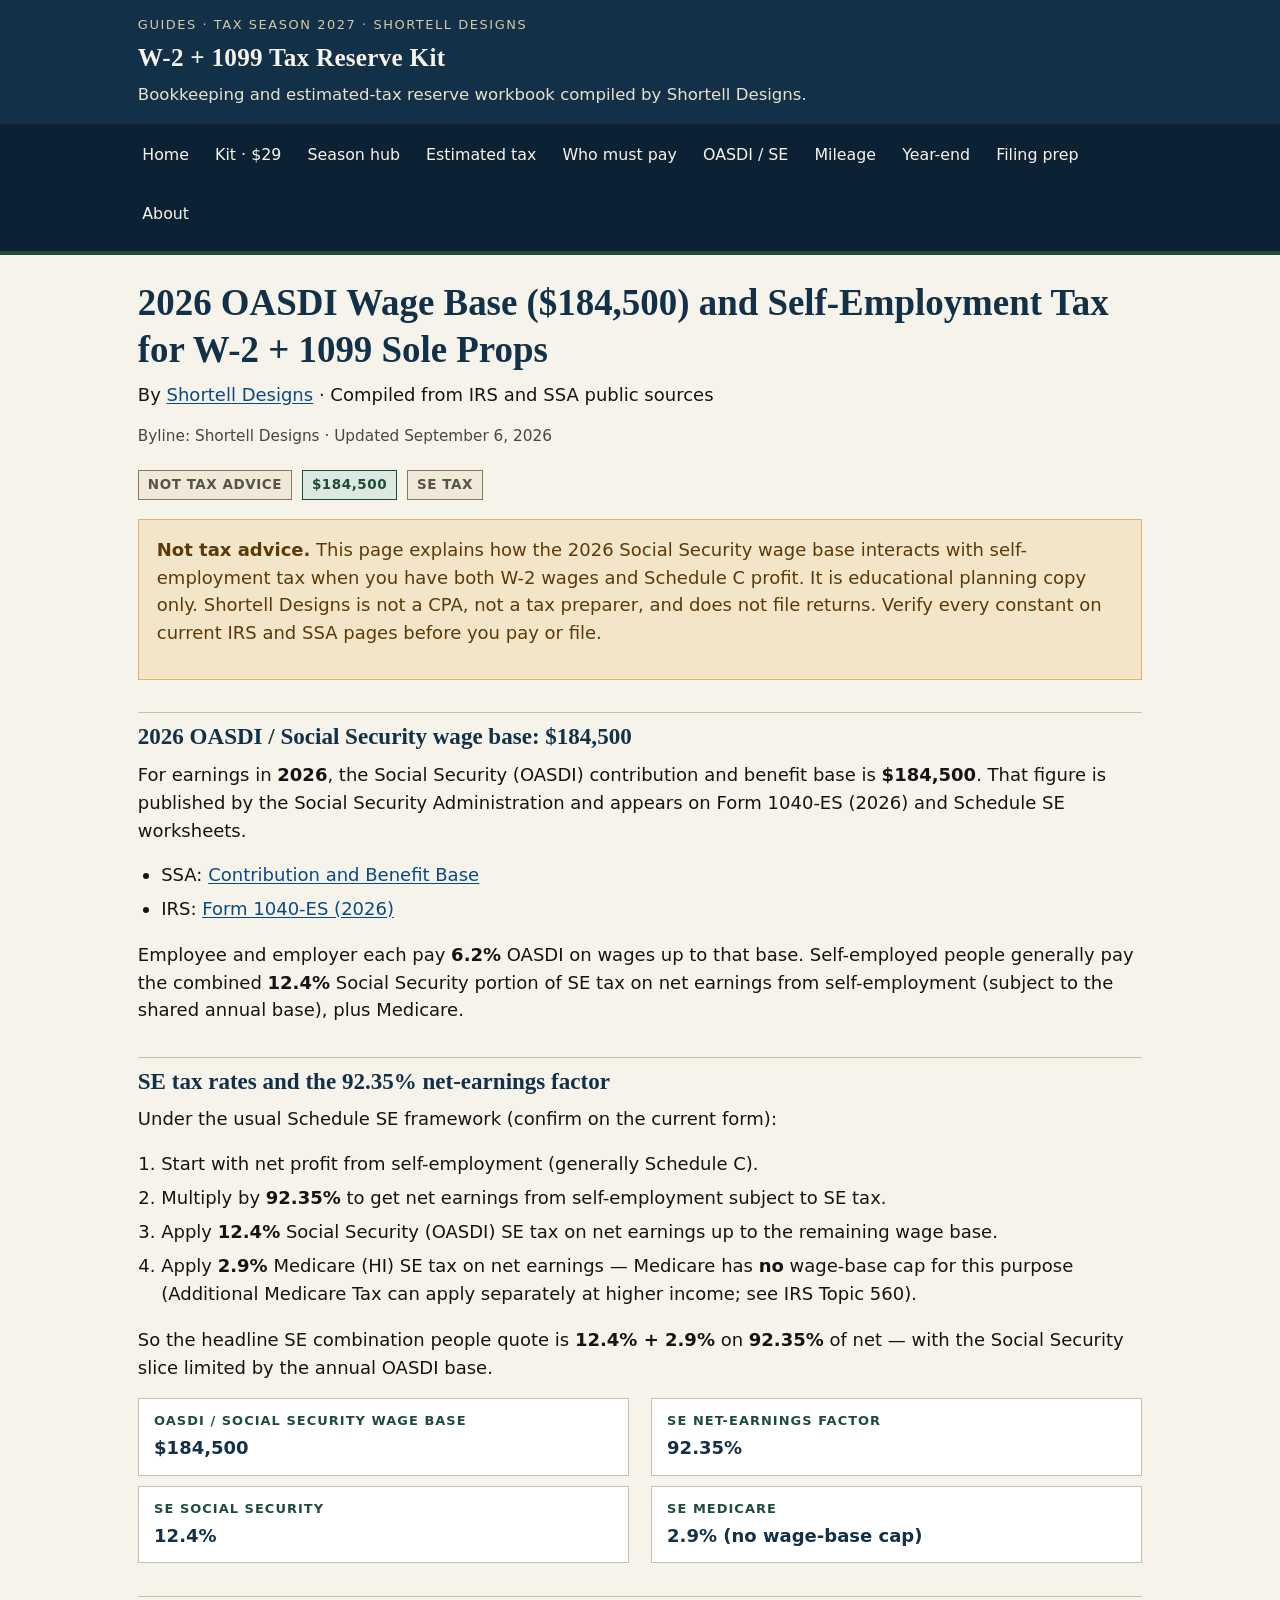
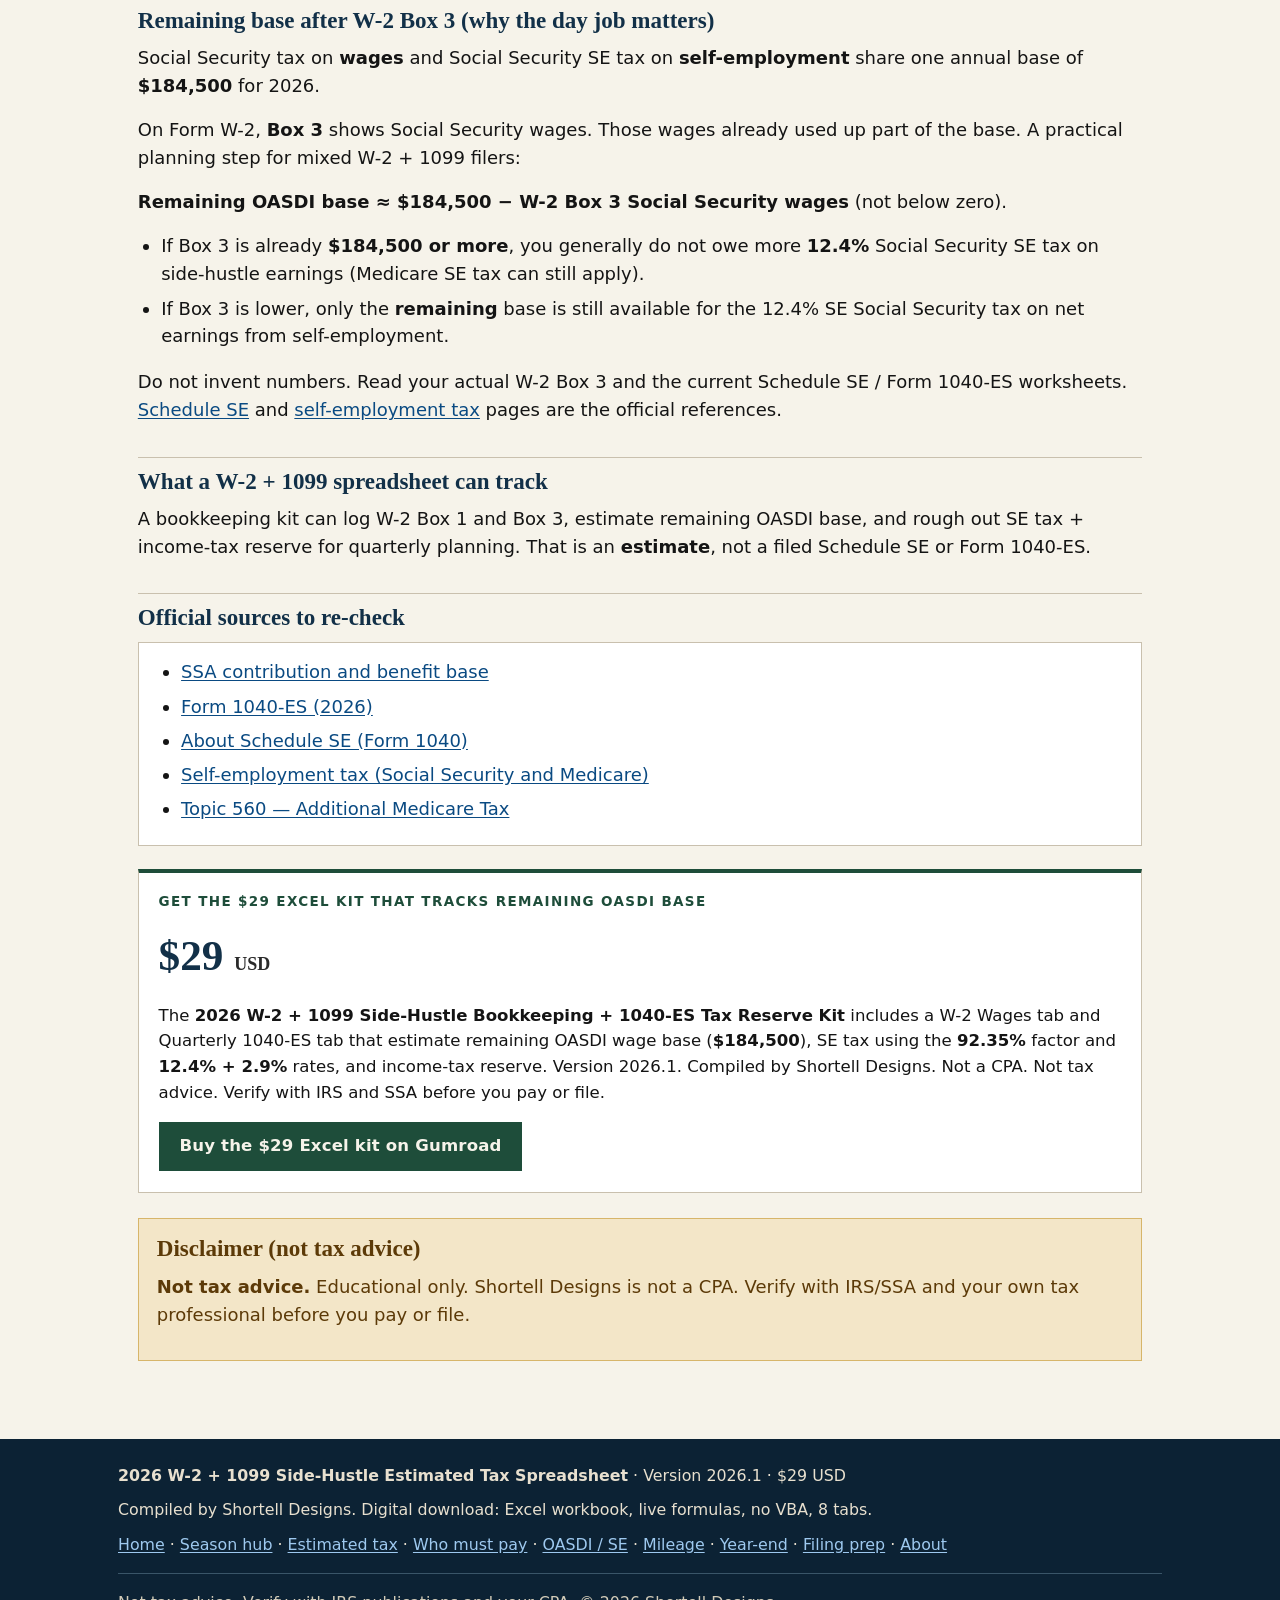
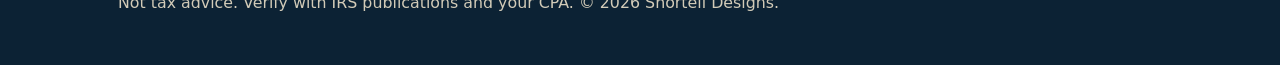
<file: oasdi-se-tax-w2-1099.html>
<!DOCTYPE html>
<html lang="en">
<head>
  <meta charset="utf-8">
  <meta name="viewport" content="width=device-width, initial-scale=1">
  <title>2026 OASDI Wage Base $184,500 &amp; SE Tax: W-2 + 1099</title>
  <meta name="description" content="2026 Social Security (OASDI) wage base is $184,500. How SE tax (12.4% + 2.9% on 92.35% of net) shares that base with W-2 Box 3. Not tax advice.">
  <meta name="author" content="Shortell Designs">
  <link rel="canonical" href="https://shortelldesigns.github.io/tax-kit-2026/oasdi-se-tax-w2-1099.html">
  <meta property="og:title" content="2026 OASDI Wage Base $184,500 &amp; SE Tax: W-2 + 1099">
  <meta property="og:description" content="2026 Social Security (OASDI) wage base is $184,500. How SE tax (12.4% + 2.9% on 92.35% of net) shares that base with W-2 Box 3. Not tax advice.">
  <meta property="og:type" content="article">
  <meta property="og:url" content="https://shortelldesigns.github.io/tax-kit-2026/oasdi-se-tax-w2-1099.html">
  <meta name="robots" content="index,follow">
  <link rel="stylesheet" href="css/site.css">
</head>
<body>
  <a class="skip" href="#content">Skip to content</a>
  <header class="site">
    <div class="brand">
      <p class="eyebrow">Guides · Tax season 2027 · Shortell Designs</p>
      <p class="brand-name"><a href="./">W-2 + 1099 Tax Reserve Kit</a></p>
      <p class="tag">Bookkeeping and estimated-tax reserve workbook compiled by Shortell Designs.</p>
    </div>
    <nav class="primary" aria-label="Site">
      <ul>
        <li><a href="./">Home</a></li>
        <li><a href="./#buy">Kit · $29</a></li>
        <li><a href="tax-season-2027.html">Season hub</a></li>
        <li><a href="estimated-tax-2026.html">Estimated tax</a></li>
        <li><a href="who-must-pay-estimated-tax.html">Who must pay</a></li>
        <li><a href="oasdi-se-tax-w2-1099.html">OASDI / SE</a></li>
        <li><a href="mileage-rates-2026.html">Mileage</a></li>
        <li><a href="year-end-tax-checklist-2026.html">Year-end</a></li>
        <li><a href="filing-prep-2027.html">Filing prep</a></li>
        <li><a href="about.html">About</a></li>
      </ul>
    </nav>
  </header>
  <main id="content">
    <h1 class="page">2026 OASDI Wage Base ($184,500) and Self-Employment Tax for W-2 + 1099 Sole Props</h1>
    <p class="byline">By <a href="about.html">Shortell Designs</a> · Compiled from IRS and SSA public sources</p>
    <p class="meta">Byline: Shortell Designs · Updated September 6, 2026</p>
    <div class="hero-meta">
      <span class="badge neutral">Not tax advice</span>
      <span class="badge">$184,500</span>
      <span class="badge neutral">SE tax</span>
    </div>

    <div class="callout">
      <p><strong>Not tax advice.</strong> This page explains how the 2026 Social Security wage base interacts with self-employment tax when you have both W-2 wages and Schedule C profit. It is educational planning copy only. Shortell Designs is not a CPA, not a tax preparer, and does not file returns. Verify every constant on current IRS and SSA pages before you pay or file.</p>
    </div>

    <h2 id="base">2026 OASDI / Social Security wage base: $184,500</h2>
    <p>For earnings in <strong>2026</strong>, the Social Security (OASDI) contribution and benefit base is <strong>$184,500</strong>. That figure is published by the Social Security Administration and appears on Form 1040-ES (2026) and Schedule SE worksheets.</p>
    <ul>
      <li>SSA: <a href="https://www.ssa.gov/oact/cola/cbb.html">Contribution and Benefit Base</a></li>
      <li>IRS: <a href="https://www.irs.gov/pub/irs-pdf/f1040es.pdf">Form 1040-ES (2026)</a></li>
    </ul>
    <p>Employee and employer each pay <strong>6.2%</strong> OASDI on wages up to that base. Self-employed people generally pay the combined <strong>12.4%</strong> Social Security portion of SE tax on net earnings from self-employment (subject to the shared annual base), plus Medicare.</p>

    <h2 id="rates">SE tax rates and the 92.35% net-earnings factor</h2>
    <p>Under the usual Schedule SE framework (confirm on the current form):</p>
    <ol>
      <li>Start with net profit from self-employment (generally Schedule C).</li>
      <li>Multiply by <strong>92.35%</strong> to get net earnings from self-employment subject to SE tax.</li>
      <li>Apply <strong>12.4%</strong> Social Security (OASDI) SE tax on net earnings up to the remaining wage base.</li>
      <li>Apply <strong>2.9%</strong> Medicare (HI) SE tax on net earnings — Medicare has <strong>no</strong> wage-base cap for this purpose (Additional Medicare Tax can apply separately at higher income; see IRS Topic 560).</li>
    </ol>
    <p>So the headline SE combination people quote is <strong>12.4% + 2.9%</strong> on <strong>92.35%</strong> of net — with the Social Security slice limited by the annual OASDI base.</p>

    <dl class="facts">
      <div>
        <dt>OASDI / Social Security wage base</dt>
        <dd>$184,500</dd>
      </div>
      <div>
        <dt>SE net-earnings factor</dt>
        <dd>92.35%</dd>
      </div>
      <div>
        <dt>SE Social Security</dt>
        <dd>12.4%</dd>
      </div>
      <div>
        <dt>SE Medicare</dt>
        <dd>2.9% (no wage-base cap)</dd>
      </div>
    </dl>

    <h2 id="remaining">Remaining base after W-2 Box 3 (why the day job matters)</h2>
    <p>Social Security tax on <strong>wages</strong> and Social Security SE tax on <strong>self-employment</strong> share one annual base of <strong>$184,500</strong> for 2026.</p>
    <p>On Form W-2, <strong>Box 3</strong> shows Social Security wages. Those wages already used up part of the base. A practical planning step for mixed W-2 + 1099 filers:</p>
    <p><strong>Remaining OASDI base ≈ $184,500 − W-2 Box 3 Social Security wages</strong> (not below zero).</p>
    <ul>
      <li>If Box 3 is already <strong>$184,500 or more</strong>, you generally do not owe more <strong>12.4%</strong> Social Security SE tax on side-hustle earnings (Medicare SE tax can still apply).</li>
      <li>If Box 3 is lower, only the <strong>remaining</strong> base is still available for the 12.4% SE Social Security tax on net earnings from self-employment.</li>
    </ul>
    <p>Do not invent numbers. Read your actual W-2 Box 3 and the current Schedule SE / Form 1040-ES worksheets. <a href="https://www.irs.gov/forms-pubs/about-schedule-se-form-1040">Schedule SE</a> and <a href="https://www.irs.gov/businesses/small-businesses-self-employed/self-employment-tax-social-security-and-medicare-taxes">self-employment tax</a> pages are the official references.</p>

    <h2 id="spreadsheet">What a W-2 + 1099 spreadsheet can track</h2>
    <p>A bookkeeping kit can log W-2 Box 1 and Box 3, estimate remaining OASDI base, and rough out SE tax + income-tax reserve for quarterly planning. That is an <strong>estimate</strong>, not a filed Schedule SE or Form 1040-ES.</p>

    <h2 id="sources">Official sources to re-check</h2>
    <div class="sources">
      <ul>
        <li><a href="https://www.ssa.gov/oact/cola/cbb.html">SSA contribution and benefit base</a></li>
        <li><a href="https://www.irs.gov/pub/irs-pdf/f1040es.pdf">Form 1040-ES (2026)</a></li>
        <li><a href="https://www.irs.gov/forms-pubs/about-schedule-se-form-1040">About Schedule SE (Form 1040)</a></li>
        <li><a href="https://www.irs.gov/businesses/small-businesses-self-employed/self-employment-tax-social-security-and-medicare-taxes">Self-employment tax (Social Security and Medicare)</a></li>
        <li><a href="https://www.irs.gov/taxtopics/tc560">Topic 560 — Additional Medicare Tax</a></li>
      </ul>
    </div>

    <section id="buy" aria-labelledby="buy-heading">
      <div class="price-box">
        <p class="label" id="buy-heading">Get the $29 Excel kit that tracks remaining OASDI base</p>
        <p class="amount">$29 <span>USD</span></p>
        <p class="note">The <strong>2026 W-2 + 1099 Side-Hustle Bookkeeping + 1040-ES Tax Reserve Kit</strong> includes a W-2 Wages tab and Quarterly 1040-ES tab that estimate remaining OASDI wage base (<strong>$184,500</strong>), SE tax using the <strong>92.35%</strong> factor and <strong>12.4% + 2.9%</strong> rates, and income-tax reserve. Version 2026.1. Compiled by Shortell Designs. Not a CPA. Not tax advice. Verify with IRS and SSA before you pay or file.</p>
        <a class="btn" href="https://shortelldesigns.gumroad.com/l/jhwrco?utm_source=taxkit&amp;utm_medium=seo&amp;utm_campaign=oasdi-se-2026">Buy the $29 Excel kit on Gumroad</a>
      </div>
    </section>

    <section id="disclaimer">
      <div class="callout">
        <h2>Disclaimer (not tax advice)</h2>
        <p><strong>Not tax advice.</strong> Educational only. Shortell Designs is not a CPA. Verify with IRS/SSA and your own tax professional before you pay or file.</p>
      </div>
    </section>
  </main>
  <footer class="site">
    <div class="inner">
      <p><strong>2026 W-2 + 1099 Side-Hustle Estimated Tax Spreadsheet</strong> · Version 2026.1 · $29 USD</p>
      <p>Compiled by Shortell Designs. Digital download: Excel workbook, live formulas, no VBA, 8 tabs.</p>
      <p><a href="./">Home</a> · <a href="tax-season-2027.html">Season hub</a> · <a href="estimated-tax-2026.html">Estimated tax</a> · <a href="who-must-pay-estimated-tax.html">Who must pay</a> · <a href="oasdi-se-tax-w2-1099.html">OASDI / SE</a> · <a href="mileage-rates-2026.html">Mileage</a> · <a href="year-end-tax-checklist-2026.html">Year-end</a> · <a href="filing-prep-2027.html">Filing prep</a> · <a href="about.html">About</a></p>
      <div class="disclaimer">
        <p>Not tax advice. Verify with IRS publications and your CPA. © 2026 Shortell Designs.</p>
      </div>
    </div>
  </footer>
</body>
</html>
</file>
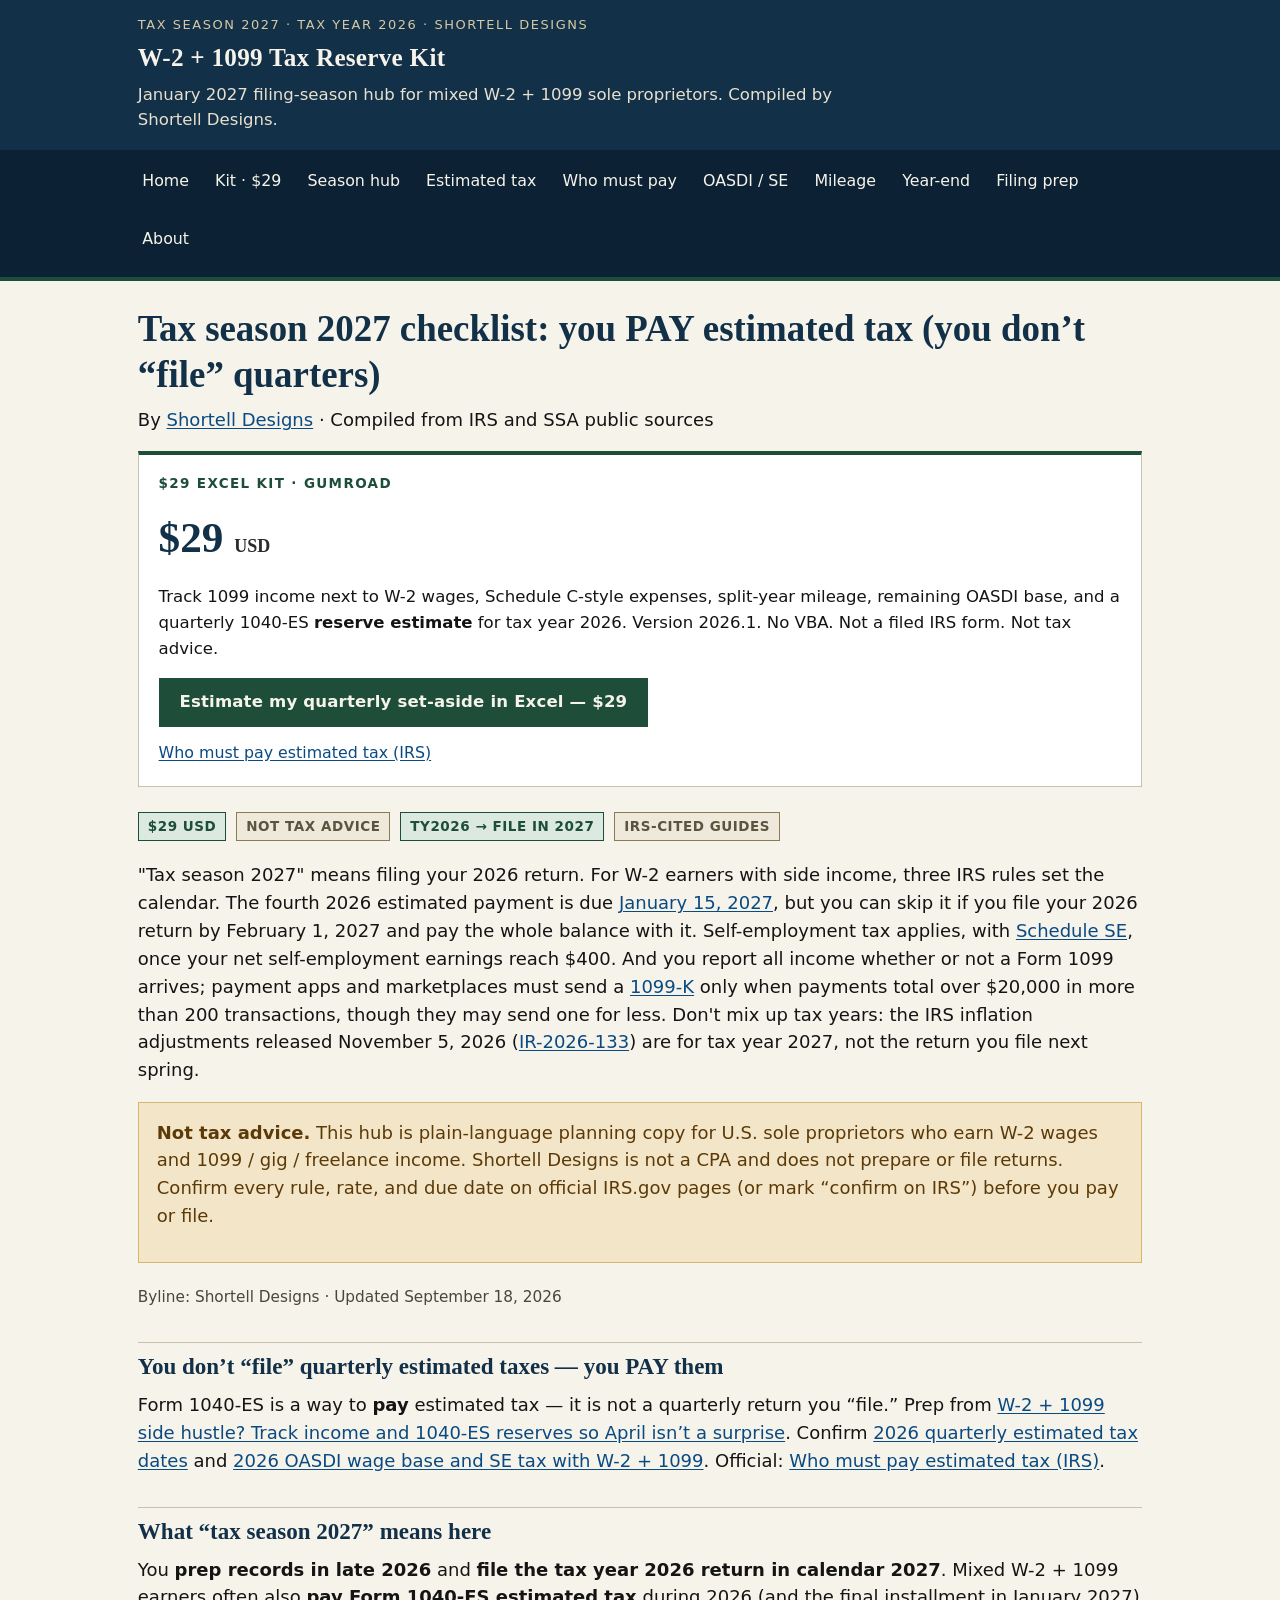
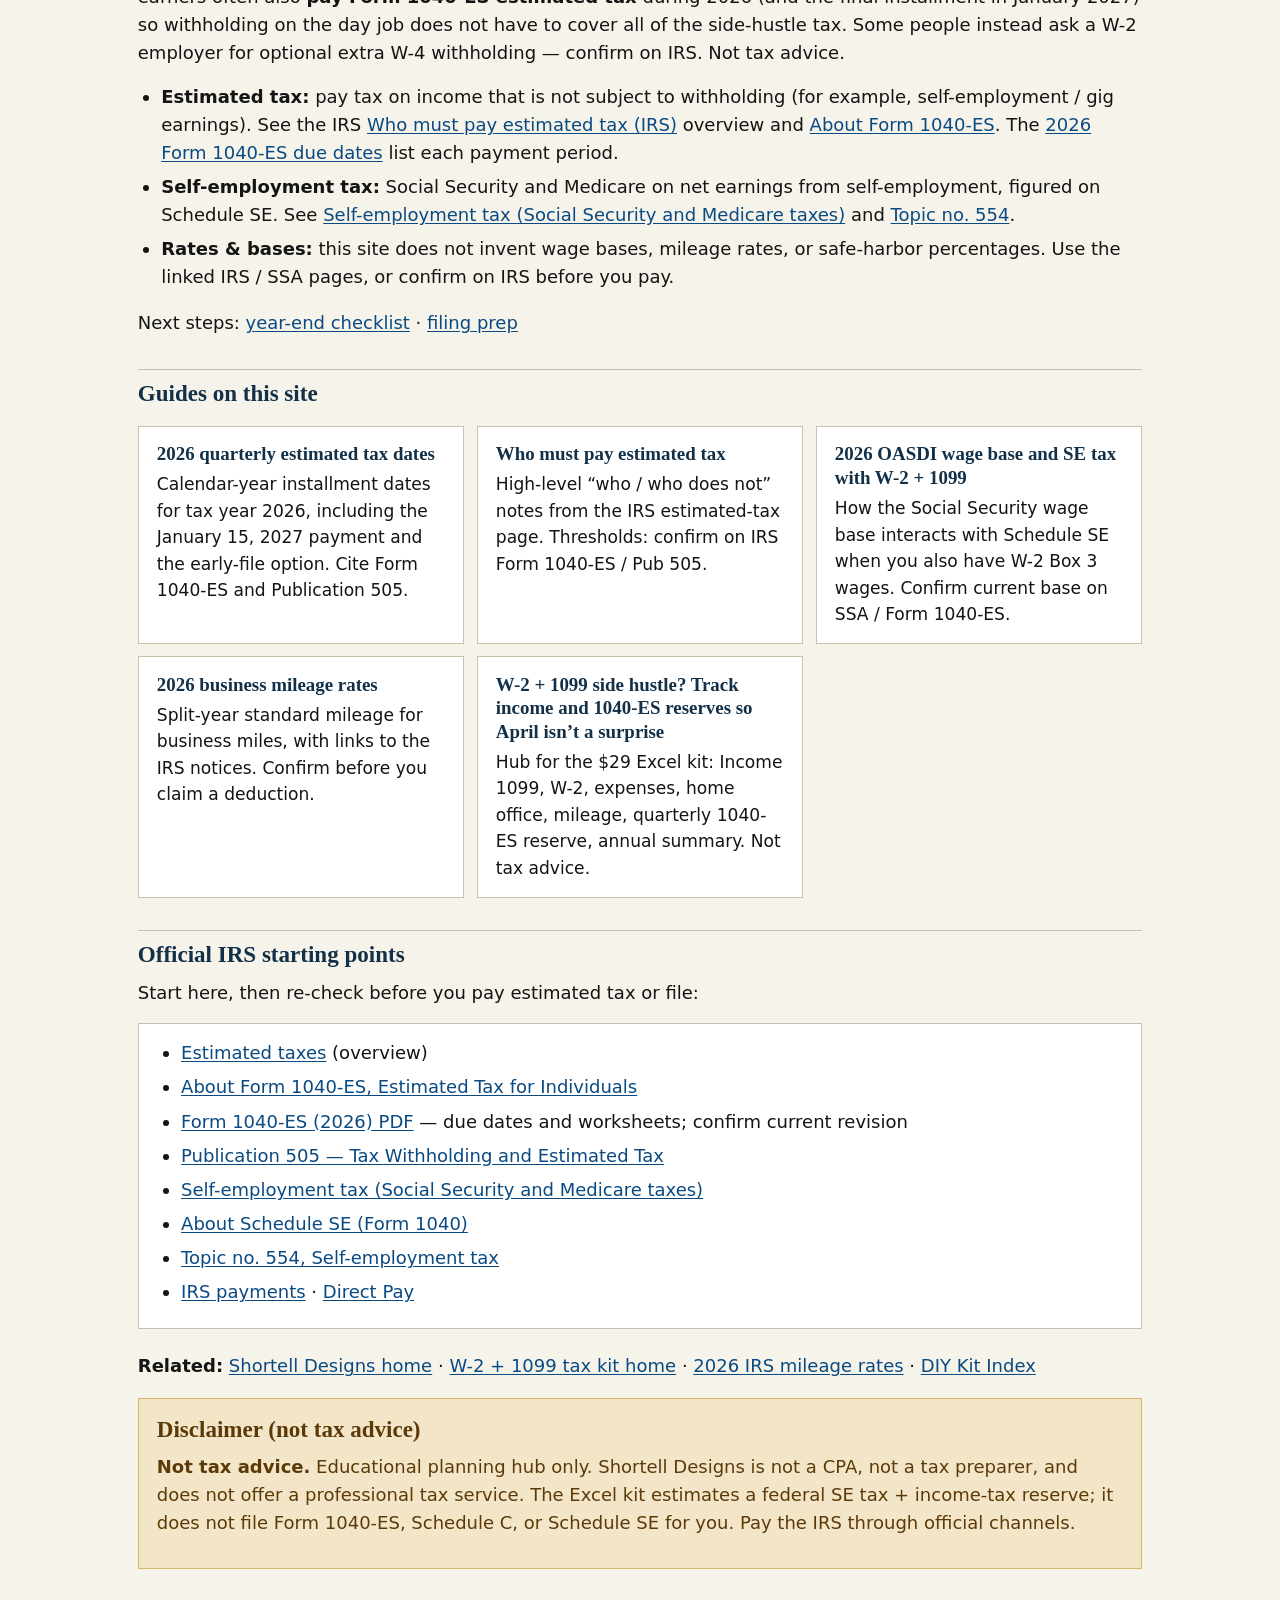
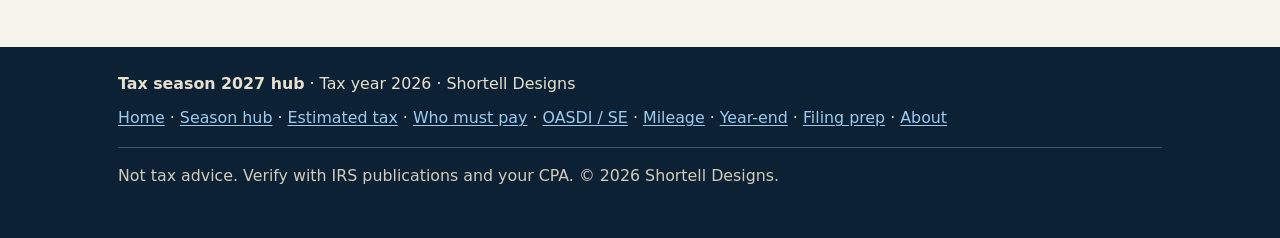
<file: tax-season-2027.html>
<!DOCTYPE html>
<html lang="en">
<head>
  <meta charset="utf-8">
  <meta name="viewport" content="width=device-width, initial-scale=1">
  <title>Tax Season 2027: Filing 2026 W-2 + 1099 Income</title>
  <meta name="description" content="Filing your 2026 return in 2027 with W-2 and 1099 income: the Jan 15 or Feb 1, 2027 rule, Schedule SE at $400, and report every 1099. Not tax advice.">
  <meta name="author" content="Shortell Designs">
  <link rel="canonical" href="https://shortelldesigns.github.io/tax-kit-2026/tax-season-2027.html">
  <meta property="og:title" content="Tax Season 2027: Filing 2026 W-2 + 1099 Income">
  <meta property="og:description" content="Filing your 2026 return in 2027 with W-2 and 1099 income: the Jan 15 or Feb 1, 2027 rule, Schedule SE at $400, and report every 1099. Not tax advice.">
  <meta property="og:type" content="article">
  <meta property="og:url" content="https://shortelldesigns.github.io/tax-kit-2026/tax-season-2027.html">
  <meta name="robots" content="index,follow">
  <link rel="stylesheet" href="css/site.css">
</head>
<body>
  <a class="skip" href="#content">Skip to content</a>
  <header class="site">
    <div class="brand">
      <p class="eyebrow">Tax season 2027 · Tax year 2026 · Shortell Designs</p>
      <p class="brand-name"><a href="./">W-2 + 1099 Tax Reserve Kit</a></p>
      <p class="tag">January 2027 filing-season hub for mixed W-2 + 1099 sole proprietors. Compiled by Shortell Designs.</p>
    </div>
    <nav class="primary" aria-label="Site">
      <ul>
        <li><a href="./">Home</a></li>
        <li><a href="./#buy">Kit · $29</a></li>
        <li><a href="tax-season-2027.html">Season hub</a></li>
        <li><a href="estimated-tax-2026.html">Estimated tax</a></li>
        <li><a href="who-must-pay-estimated-tax.html">Who must pay</a></li>
        <li><a href="oasdi-se-tax-w2-1099.html">OASDI / SE</a></li>
        <li><a href="mileage-rates-2026.html">Mileage</a></li>
        <li><a href="year-end-tax-checklist-2026.html">Year-end</a></li>
        <li><a href="filing-prep-2027.html">Filing prep</a></li>
        <li><a href="about.html">About</a></li>
      </ul>
    </nav>
  </header>
  <main id="content">
    <h1 class="page">Tax season 2027 checklist: you PAY estimated tax (you don’t “file” quarters)</h1>
    <p class="byline">By <a href="about.html">Shortell Designs</a> · Compiled from IRS and SSA public sources</p>
    <section id="buy" aria-labelledby="buy-heading">
      <div class="price-box">
        <p class="label" id="buy-heading">$29 Excel kit · Gumroad</p>
        <p class="amount">$29 <span>USD</span></p>
        <p class="note">Track 1099 income next to W-2 wages, Schedule C-style expenses, split-year mileage, remaining OASDI base, and a quarterly 1040-ES <strong>reserve estimate</strong> for tax year 2026. Version 2026.1. No VBA. Not a filed IRS form. Not tax advice.</p>
        <a class="btn" href="https://shortelldesigns.gumroad.com/l/jhwrco?utm_source=taxkit&amp;utm_medium=seo&amp;utm_campaign=tax-season-2027">Estimate my quarterly set-aside in Excel — $29</a>
        <p class="cta-sub"><a href="https://www.irs.gov/businesses/small-businesses-self-employed/estimated-taxes">Who must pay estimated tax (IRS)</a></p>
      </div>
    </section>
    <div class="hero-meta">
      <span class="badge">$29 USD</span>
      <span class="badge neutral">Not tax advice</span>
      <span class="badge">TY2026 → file in 2027</span>
      <span class="badge neutral">IRS-cited guides</span>
    </div>

    <p class="intro">"Tax season 2027" means filing your 2026 return. For W-2 earners with side income, three IRS rules set the calendar. The fourth 2026 estimated payment is due <a href="https://www.irs.gov/pub/irs-pdf/f1040es.pdf">January 15, 2027</a>, but you can skip it if you file your 2026 return by February 1, 2027 and pay the whole balance with it. Self-employment tax applies, with <a href="https://www.irs.gov/businesses/small-businesses-self-employed/self-employment-tax-social-security-and-medicare-taxes">Schedule SE</a>, once your net self-employment earnings reach $400. And you report all income whether or not a Form 1099 arrives; payment apps and marketplaces must send a <a href="https://www.irs.gov/businesses/understanding-your-form-1099-k">1099-K</a> only when payments total over $20,000 in more than 200 transactions, though they may send one for less. Don't mix up tax years: the IRS inflation adjustments released November 5, 2026 (<a href="https://www.irs.gov/newsroom/irs-releases-tax-inflation-adjustments-for-tax-year-2027-taxpayers-continue-to-benefit-from-the-working-families-tax-cuts">IR-2026-133</a>) are for tax year 2027, not the return you file next spring.</p>

    <div class="callout">
      <p><strong>Not tax advice.</strong> This hub is plain-language planning copy for U.S. sole proprietors who earn W-2 wages and 1099 / gig / freelance income. Shortell Designs is not a CPA and does not prepare or file returns. Confirm every rule, rate, and due date on official IRS.gov pages (or mark “confirm on IRS”) before you pay or file.</p>
    </div>
    <p class="meta">Byline: Shortell Designs · Updated September 18, 2026</p>

    <h2 id="pay-not-file">You don’t “file” quarterly estimated taxes — you PAY them</h2>
    <p>Form 1040-ES is a way to <strong>pay</strong> estimated tax — it is not a quarterly return you “file.” Prep from <a href="./">W-2 + 1099 side hustle? Track income and 1040-ES reserves so April isn’t a surprise</a>. Confirm <a href="estimated-tax-2026.html">2026 quarterly estimated tax dates</a> and <a href="oasdi-se-tax-w2-1099.html">2026 OASDI wage base and SE tax with W-2 + 1099</a>. Official: <a href="https://www.irs.gov/businesses/small-businesses-self-employed/estimated-taxes">Who must pay estimated tax (IRS)</a>.</p>

    <h2 id="timing">What “tax season 2027” means here</h2>
    <p>You <strong>prep records in late 2026</strong> and <strong>file the tax year 2026 return in calendar 2027</strong>. Mixed W-2 + 1099 earners often also <strong>pay Form 1040-ES estimated tax</strong> during 2026 (and the final installment in January 2027) so withholding on the day job does not have to cover all of the side-hustle tax. Some people instead ask a W-2 employer for optional extra W-4 withholding — confirm on IRS. Not tax advice.</p>
    <ul>
      <li><strong>Estimated tax:</strong> pay tax on income that is not subject to withholding (for example, self-employment / gig earnings). See the IRS <a href="https://www.irs.gov/businesses/small-businesses-self-employed/estimated-taxes">Who must pay estimated tax (IRS)</a> overview and <a href="https://www.irs.gov/forms-pubs/about-form-1040-es">About Form 1040-ES</a>. The <a href="estimated-tax-2026.html">2026 Form 1040-ES due dates</a> list each payment period.</li>
      <li><strong>Self-employment tax:</strong> Social Security and Medicare on net earnings from self-employment, figured on Schedule SE. See <a href="https://www.irs.gov/businesses/small-businesses-self-employed/self-employment-tax-social-security-and-medicare-taxes">Self-employment tax (Social Security and Medicare taxes)</a> and <a href="https://www.irs.gov/taxtopics/tc554">Topic no. 554</a>.</li>
      <li><strong>Rates &amp; bases:</strong> this site does not invent wage bases, mileage rates, or safe-harbor percentages. Use the linked IRS / SSA pages, or confirm on IRS before you pay.</li>
    </ul>

    <p>Next steps: <a href="year-end-tax-checklist-2026.html">year-end checklist</a> · <a href="filing-prep-2027.html">filing prep</a></p>

    <h2 id="guides">Guides on this site</h2>
    <div class="cards three">
      <article class="card">
        <h3><a href="estimated-tax-2026.html">2026 quarterly estimated tax dates</a></h3>
        <p>Calendar-year installment dates for tax year 2026, including the January 15, 2027 payment and the early-file option. Cite Form 1040-ES and Publication 505.</p>
      </article>
      <article class="card">
        <h3><a href="who-must-pay-estimated-tax.html">Who must pay estimated tax</a></h3>
        <p>High-level “who / who does not” notes from the IRS estimated-tax page. Thresholds: confirm on IRS Form 1040-ES / Pub 505.</p>
      </article>
      <article class="card">
        <h3><a href="oasdi-se-tax-w2-1099.html">2026 OASDI wage base and SE tax with W-2 + 1099</a></h3>
        <p>How the Social Security wage base interacts with Schedule SE when you also have W-2 Box 3 wages. Confirm current base on SSA / Form 1040-ES.</p>
      </article>
      <article class="card">
        <h3><a href="mileage-rates-2026.html">2026 business mileage rates</a></h3>
        <p>Split-year standard mileage for business miles, with links to the IRS notices. Confirm before you claim a deduction.</p>
      </article>
      <article class="card">
        <h3><a href="./">W-2 + 1099 side hustle? Track income and 1040-ES reserves so April isn’t a surprise</a></h3>
        <p>Hub for the $29 Excel kit: Income 1099, W-2, expenses, home office, mileage, quarterly 1040-ES reserve, annual summary. Not tax advice.</p>
      </article>
    </div>

    <h2 id="irs">Official IRS starting points</h2>
    <p>Start here, then re-check before you pay estimated tax or file:</p>
    <div class="sources">
      <ul>
        <li><a href="https://www.irs.gov/businesses/small-businesses-self-employed/estimated-taxes">Estimated taxes</a> (overview)</li>
        <li><a href="https://www.irs.gov/forms-pubs/about-form-1040-es">About Form 1040-ES, Estimated Tax for Individuals</a></li>
        <li><a href="https://www.irs.gov/pub/irs-pdf/f1040es.pdf">Form 1040-ES (2026) PDF</a> — due dates and worksheets; confirm current revision</li>
        <li><a href="https://www.irs.gov/publications/p505">Publication 505 — Tax Withholding and Estimated Tax</a></li>
        <li><a href="https://www.irs.gov/businesses/small-businesses-self-employed/self-employment-tax-social-security-and-medicare-taxes">Self-employment tax (Social Security and Medicare taxes)</a></li>
        <li><a href="https://www.irs.gov/forms-pubs/about-schedule-se-form-1040">About Schedule SE (Form 1040)</a></li>
        <li><a href="https://www.irs.gov/taxtopics/tc554">Topic no. 554, Self-employment tax</a></li>
        <li><a href="https://www.irs.gov/payments">IRS payments</a> · <a href="https://www.irs.gov/payments/direct-pay">Direct Pay</a></li>
      </ul>
    </div>

    <p><strong>Related:</strong> <a href="https://shortelldesigns.github.io/">Shortell Designs home</a> · <a href="./">W-2 + 1099 tax kit home</a> · <a href="mileage-rates-2026.html">2026 IRS mileage rates</a> · <a href="https://shortelldesigns.github.io/diy-kit-index/">DIY Kit Index</a></p>

    <section id="disclaimer">
      <div class="callout">
        <h2>Disclaimer (not tax advice)</h2>
        <p><strong>Not tax advice.</strong> Educational planning hub only. Shortell Designs is not a CPA, not a tax preparer, and does not offer a professional tax service. The Excel kit estimates a federal SE tax + income-tax reserve; it does not file Form 1040-ES, Schedule C, or Schedule SE for you. Pay the IRS through official channels.</p>
      </div>
    </section>
  </main>
  <footer class="site">
    <div class="inner">
      <p><strong>Tax season 2027 hub</strong> · Tax year 2026 · Shortell Designs</p>
      <p><a href="./">Home</a> · <a href="tax-season-2027.html">Season hub</a> · <a href="estimated-tax-2026.html">Estimated tax</a> · <a href="who-must-pay-estimated-tax.html">Who must pay</a> · <a href="oasdi-se-tax-w2-1099.html">OASDI / SE</a> · <a href="mileage-rates-2026.html">Mileage</a> · <a href="year-end-tax-checklist-2026.html">Year-end</a> · <a href="filing-prep-2027.html">Filing prep</a> · <a href="about.html">About</a></p>
      <div class="disclaimer">
        <p>Not tax advice. Verify with IRS publications and your CPA. © 2026 Shortell Designs.</p>
      </div>
    </div>
  </footer>
</body>
</html>
</file>
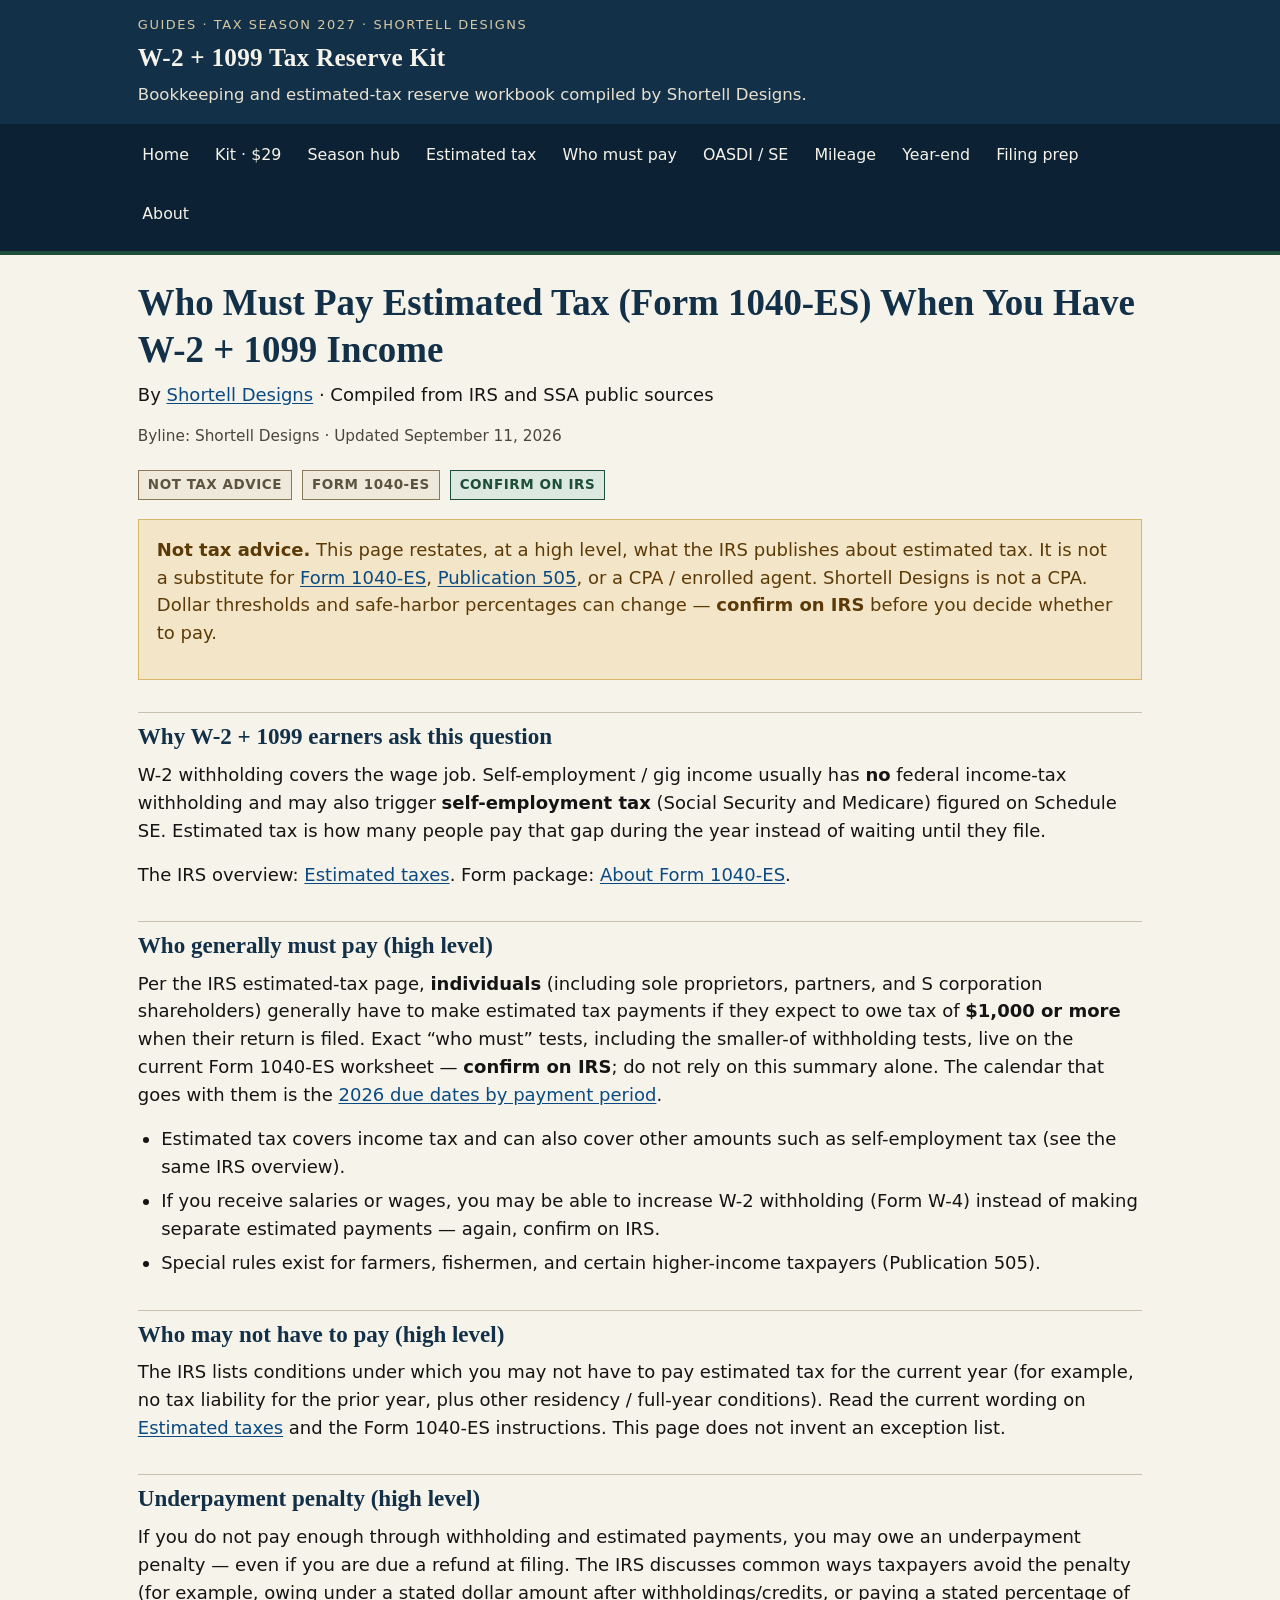
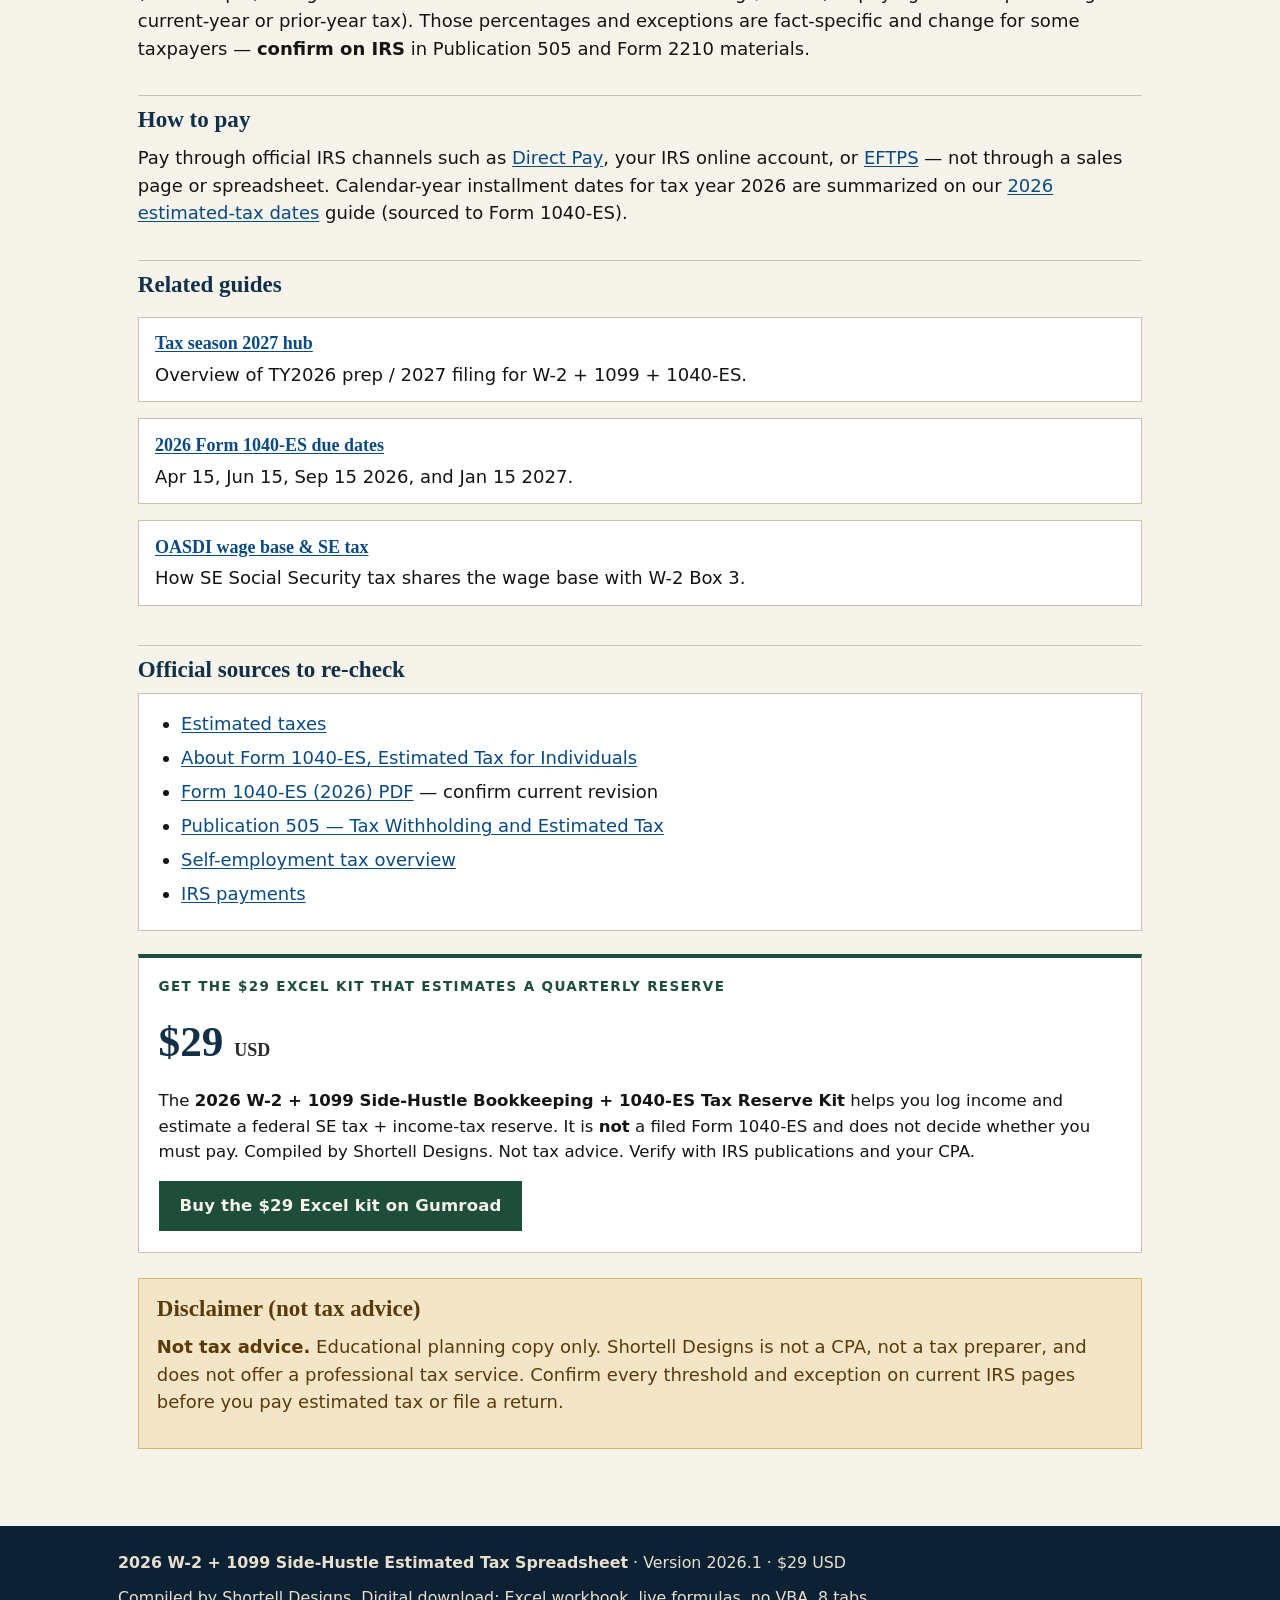
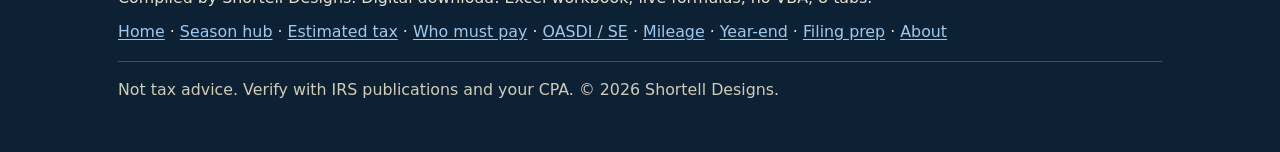
<file: who-must-pay-estimated-tax.html>
<!DOCTYPE html>
<html lang="en">
<head>
  <meta charset="utf-8">
  <meta name="viewport" content="width=device-width, initial-scale=1">
  <title>Who Must Pay Estimated Tax (Form 1040-ES) — W-2 + 1099</title>
  <meta name="description" content="High-level IRS guidance on who must (and who may not need to) pay estimated tax when you have W-2 wages plus 1099 income. Link Form 1040-ES and Pub 505. Not tax advice.">
  <meta name="author" content="Shortell Designs">
  <link rel="canonical" href="https://shortelldesigns.github.io/tax-kit-2026/who-must-pay-estimated-tax.html">
  <meta property="og:title" content="Who Must Pay Estimated Tax (Form 1040-ES) — W-2 + 1099">
  <meta property="og:description" content="Plain-language map of IRS estimated-tax rules for sole props with a day job and side hustle. Confirm thresholds on Form 1040-ES. Not tax advice.">
  <meta property="og:type" content="article">
  <meta property="og:url" content="https://shortelldesigns.github.io/tax-kit-2026/who-must-pay-estimated-tax.html">
  <meta name="robots" content="index,follow">
  <link rel="stylesheet" href="css/site.css">
</head>
<body>
  <a class="skip" href="#content">Skip to content</a>
  <header class="site">
    <div class="brand">
      <p class="eyebrow">Guides · Tax season 2027 · Shortell Designs</p>
      <p class="brand-name"><a href="./">W-2 + 1099 Tax Reserve Kit</a></p>
      <p class="tag">Bookkeeping and estimated-tax reserve workbook compiled by Shortell Designs.</p>
    </div>
    <nav class="primary" aria-label="Site">
      <ul>
        <li><a href="./">Home</a></li>
        <li><a href="./#buy">Kit · $29</a></li>
        <li><a href="tax-season-2027.html">Season hub</a></li>
        <li><a href="estimated-tax-2026.html">Estimated tax</a></li>
        <li><a href="who-must-pay-estimated-tax.html">Who must pay</a></li>
        <li><a href="oasdi-se-tax-w2-1099.html">OASDI / SE</a></li>
        <li><a href="mileage-rates-2026.html">Mileage</a></li>
        <li><a href="year-end-tax-checklist-2026.html">Year-end</a></li>
        <li><a href="filing-prep-2027.html">Filing prep</a></li>
        <li><a href="about.html">About</a></li>
      </ul>
    </nav>
  </header>
  <main id="content">
    <h1 class="page">Who Must Pay Estimated Tax (Form 1040-ES) When You Have W-2 + 1099 Income</h1>
    <p class="byline">By <a href="about.html">Shortell Designs</a> · Compiled from IRS and SSA public sources</p>
    <p class="meta">Byline: Shortell Designs · Updated September 11, 2026</p>
    <div class="hero-meta">
      <span class="badge neutral">Not tax advice</span>
      <span class="badge neutral">Form 1040-ES</span>
      <span class="badge">Confirm on IRS</span>
    </div>

    <div class="callout">
      <p><strong>Not tax advice.</strong> This page restates, at a high level, what the IRS publishes about estimated tax. It is not a substitute for <a href="https://www.irs.gov/pub/irs-pdf/f1040es.pdf">Form 1040-ES</a>, <a href="https://www.irs.gov/publications/p505">Publication 505</a>, or a CPA / enrolled agent. Shortell Designs is not a CPA. Dollar thresholds and safe-harbor percentages can change — <strong>confirm on IRS</strong> before you decide whether to pay.</p>
    </div>

    <h2 id="why">Why W-2 + 1099 earners ask this question</h2>
    <p>W-2 withholding covers the wage job. Self-employment / gig income usually has <strong>no</strong> federal income-tax withholding and may also trigger <strong>self-employment tax</strong> (Social Security and Medicare) figured on Schedule SE. Estimated tax is how many people pay that gap during the year instead of waiting until they file.</p>
    <p>The IRS overview: <a href="https://www.irs.gov/businesses/small-businesses-self-employed/estimated-taxes">Estimated taxes</a>. Form package: <a href="https://www.irs.gov/forms-pubs/about-form-1040-es">About Form 1040-ES</a>.</p>

    <h2 id="who">Who generally must pay (high level)</h2>
    <p>Per the IRS estimated-tax page, <strong>individuals</strong> (including sole proprietors, partners, and S corporation shareholders) generally have to make estimated tax payments if they expect to owe tax of <strong>$1,000 or more</strong> when their return is filed. Exact “who must” tests, including the smaller-of withholding tests, live on the current Form 1040-ES worksheet — <strong>confirm on IRS</strong>; do not rely on this summary alone. The calendar that goes with them is the <a href="estimated-tax-2026.html">2026 due dates by payment period</a>.</p>
    <ul>
      <li>Estimated tax covers income tax and can also cover other amounts such as self-employment tax (see the same IRS overview).</li>
      <li>If you receive salaries or wages, you may be able to increase W-2 withholding (Form W-4) instead of making separate estimated payments — again, confirm on IRS.</li>
      <li>Special rules exist for farmers, fishermen, and certain higher-income taxpayers (Publication 505).</li>
    </ul>

    <h2 id="who-not">Who may not have to pay (high level)</h2>
    <p>The IRS lists conditions under which you may not have to pay estimated tax for the current year (for example, no tax liability for the prior year, plus other residency / full-year conditions). Read the current wording on <a href="https://www.irs.gov/businesses/small-businesses-self-employed/estimated-taxes">Estimated taxes</a> and the Form 1040-ES instructions. This page does not invent an exception list.</p>

    <h2 id="penalty">Underpayment penalty (high level)</h2>
    <p>If you do not pay enough through withholding and estimated payments, you may owe an underpayment penalty — even if you are due a refund at filing. The IRS discusses common ways taxpayers avoid the penalty (for example, owing under a stated dollar amount after withholdings/credits, or paying a stated percentage of current-year or prior-year tax). Those percentages and exceptions are fact-specific and change for some taxpayers — <strong>confirm on IRS</strong> in Publication 505 and Form 2210 materials.</p>

    <h2 id="pay">How to pay</h2>
    <p>Pay through official IRS channels such as <a href="https://www.irs.gov/payments/direct-pay">Direct Pay</a>, your IRS online account, or <a href="https://www.irs.gov/payments/eftps-the-electronic-federal-tax-payment-system">EFTPS</a> — not through a sales page or spreadsheet. Calendar-year installment dates for tax year 2026 are summarized on our <a href="estimated-tax-2026.html">2026 estimated-tax dates</a> guide (sourced to Form 1040-ES).</p>

    <h2 id="related">Related guides</h2>
    <ul class="hub-list">
      <li>
        <strong><a href="tax-season-2027.html">Tax season 2027 hub</a></strong>
        Overview of TY2026 prep / 2027 filing for W-2 + 1099 + 1040-ES.
      </li>
      <li>
        <strong><a href="estimated-tax-2026.html">2026 Form 1040-ES due dates</a></strong>
        Apr 15, Jun 15, Sep 15 2026, and Jan 15 2027.
      </li>
      <li>
        <strong><a href="oasdi-se-tax-w2-1099.html">OASDI wage base &amp; SE tax</a></strong>
        How SE Social Security tax shares the wage base with W-2 Box 3.
      </li>
    </ul>

    <h2 id="sources">Official sources to re-check</h2>
    <div class="sources">
      <ul>
        <li><a href="https://www.irs.gov/businesses/small-businesses-self-employed/estimated-taxes">Estimated taxes</a></li>
        <li><a href="https://www.irs.gov/forms-pubs/about-form-1040-es">About Form 1040-ES, Estimated Tax for Individuals</a></li>
        <li><a href="https://www.irs.gov/pub/irs-pdf/f1040es.pdf">Form 1040-ES (2026) PDF</a> — confirm current revision</li>
        <li><a href="https://www.irs.gov/publications/p505">Publication 505 — Tax Withholding and Estimated Tax</a></li>
        <li><a href="https://www.irs.gov/businesses/small-businesses-self-employed/self-employment-tax-social-security-and-medicare-taxes">Self-employment tax overview</a></li>
        <li><a href="https://www.irs.gov/payments">IRS payments</a></li>
      </ul>
    </div>

    <section id="buy" aria-labelledby="buy-heading">
      <div class="price-box">
        <p class="label" id="buy-heading">Get the $29 Excel kit that estimates a quarterly reserve</p>
        <p class="amount">$29 <span>USD</span></p>
        <p class="note">The <strong>2026 W-2 + 1099 Side-Hustle Bookkeeping + 1040-ES Tax Reserve Kit</strong> helps you log income and estimate a federal SE tax + income-tax reserve. It is <strong>not</strong> a filed Form 1040-ES and does not decide whether you must pay. Compiled by Shortell Designs. Not tax advice. Verify with IRS publications and your CPA.</p>
        <a class="btn" href="https://shortelldesigns.gumroad.com/l/jhwrco?utm_source=taxkit&amp;utm_medium=seo&amp;utm_campaign=who-must-pay-es">Buy the $29 Excel kit on Gumroad</a>
      </div>
    </section>

    <section id="disclaimer">
      <div class="callout">
        <h2>Disclaimer (not tax advice)</h2>
        <p><strong>Not tax advice.</strong> Educational planning copy only. Shortell Designs is not a CPA, not a tax preparer, and does not offer a professional tax service. Confirm every threshold and exception on current IRS pages before you pay estimated tax or file a return.</p>
      </div>
    </section>
  </main>
  <footer class="site">
    <div class="inner">
      <p><strong>2026 W-2 + 1099 Side-Hustle Estimated Tax Spreadsheet</strong> · Version 2026.1 · $29 USD</p>
      <p>Compiled by Shortell Designs. Digital download: Excel workbook, live formulas, no VBA, 8 tabs.</p>
      <p><a href="./">Home</a> · <a href="tax-season-2027.html">Season hub</a> · <a href="estimated-tax-2026.html">Estimated tax</a> · <a href="who-must-pay-estimated-tax.html">Who must pay</a> · <a href="oasdi-se-tax-w2-1099.html">OASDI / SE</a> · <a href="mileage-rates-2026.html">Mileage</a> · <a href="year-end-tax-checklist-2026.html">Year-end</a> · <a href="filing-prep-2027.html">Filing prep</a> · <a href="about.html">About</a></p>
      <div class="disclaimer">
        <p>Not tax advice. Verify with IRS publications and your CPA. © 2026 Shortell Designs.</p>
      </div>
    </div>
  </footer>
</body>
</html>
</file>
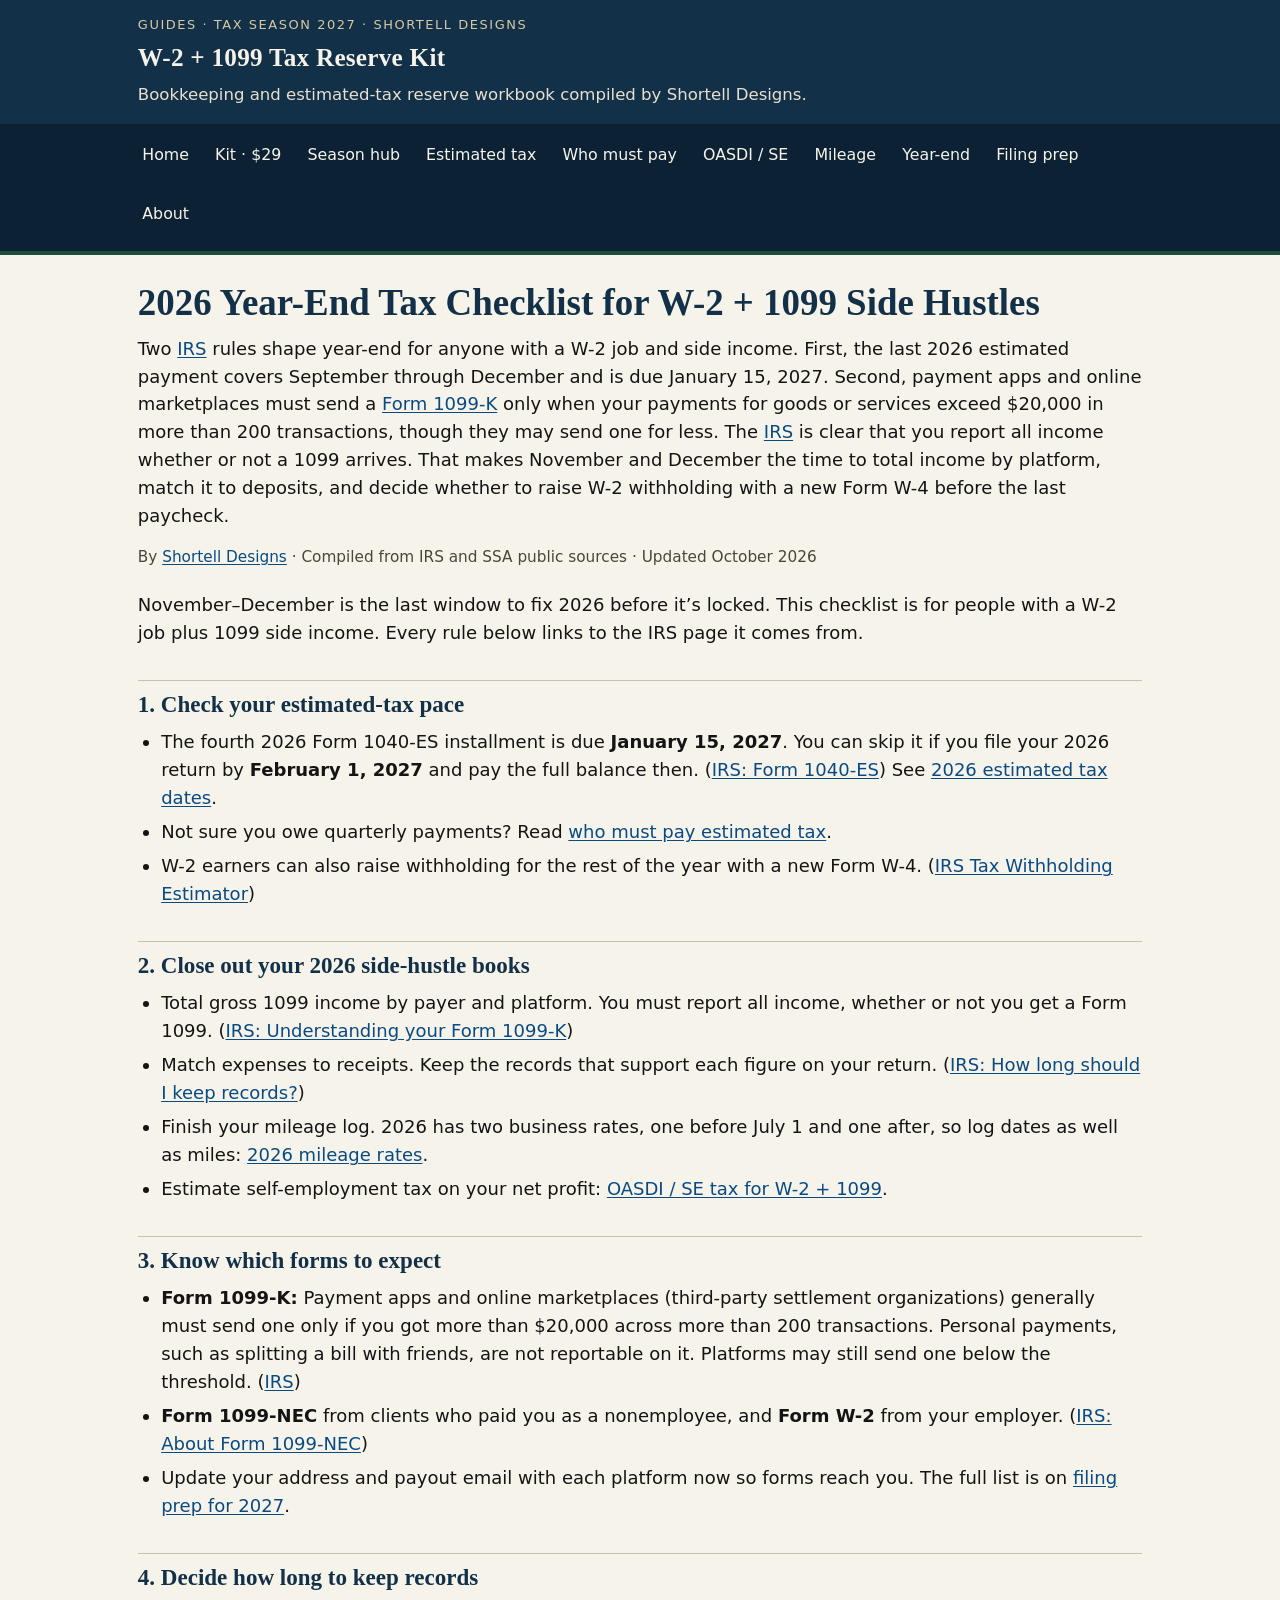
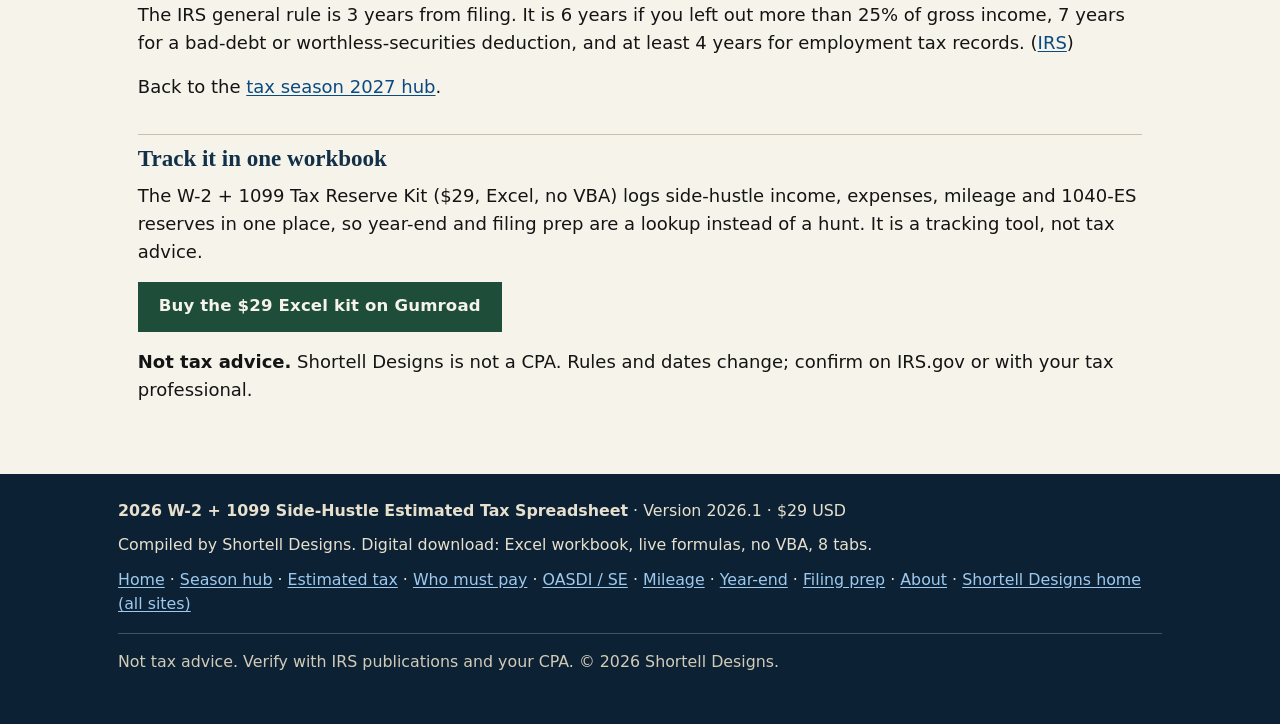
<file: year-end-tax-checklist-2026.html>
<!DOCTYPE html>
<html lang="en">
<head>
  <meta charset="utf-8">
  <meta name="viewport" content="width=device-width, initial-scale=1">
  <title>Year-End 2026 Tax Checklist: W-2 + 1099 Side Hustles</title>
  <meta name="description" content="2026 year-end steps for W-2 + 1099 earners: the Jan 15, 2027 1040-ES date, the 1099-K $20,000 / 200 rule, and records to pull now. IRS-cited.">
  <meta name="author" content="Shortell Designs">
  <link rel="canonical" href="https://shortelldesigns.github.io/tax-kit-2026/year-end-tax-checklist-2026.html">
  <meta property="og:title" content="Year-End 2026 Tax Checklist: W-2 + 1099 Side Hustles">
  <meta property="og:description" content="2026 year-end steps for W-2 + 1099 earners: the Jan 15, 2027 1040-ES date, the 1099-K $20,000 / 200 rule, and records to pull now. IRS-cited.">
  <meta property="og:type" content="article">
  <meta property="og:url" content="https://shortelldesigns.github.io/tax-kit-2026/year-end-tax-checklist-2026.html">
  <meta name="robots" content="index,follow">
  <link rel="stylesheet" href="css/site.css">
</head>
<body>
  <a class="skip" href="#content">Skip to content</a>
  <header class="site">
    <div class="brand">
      <p class="eyebrow">Guides · Tax season 2027 · Shortell Designs</p>
      <p class="brand-name"><a href="./">W-2 + 1099 Tax Reserve Kit</a></p>
      <p class="tag">Bookkeeping and estimated-tax reserve workbook compiled by Shortell Designs.</p>
    </div>
    <nav class="primary" aria-label="Site">
      <ul>
        <li><a href="./">Home</a></li>
        <li><a href="./#buy">Kit · $29</a></li>
        <li><a href="tax-season-2027.html">Season hub</a></li>
        <li><a href="estimated-tax-2026.html">Estimated tax</a></li>
        <li><a href="who-must-pay-estimated-tax.html">Who must pay</a></li>
        <li><a href="oasdi-se-tax-w2-1099.html">OASDI / SE</a></li>
        <li><a href="mileage-rates-2026.html">Mileage</a></li>
        <li><a href="year-end-tax-checklist-2026.html">Year-end</a></li>
        <li><a href="filing-prep-2027.html">Filing prep</a></li>
        <li><a href="about.html">About</a></li>
      </ul>
    </nav>
  </header>
  <main id="content">
    <h1 class="page">2026 Year-End Tax Checklist for W-2 + 1099 Side Hustles</h1>
    <p class="intro">Two <a href="https://www.irs.gov/faqs/estimated-tax">IRS</a> rules shape year-end for anyone with a W-2 job and side income. First, the last 2026 estimated payment covers September through December and is due January 15, 2027. Second, payment apps and online marketplaces must send a <a href="https://www.irs.gov/businesses/understanding-your-form-1099-k">Form 1099-K</a> only when your payments for goods or services exceed $20,000 in more than 200 transactions, though they may send one for less. The <a href="https://www.irs.gov/businesses/understanding-your-form-1099-k">IRS</a> is clear that you report all income whether or not a 1099 arrives. That makes November and December the time to total income by platform, match it to deposits, and decide whether to raise W-2 withholding with a new Form W-4 before the last paycheck.</p>
    <p class="meta byline">By <a href="about.html">Shortell Designs</a> · Compiled from IRS and SSA public sources · Updated October 2026</p>
    <p>November–December is the last window to fix 2026 before it’s locked. This checklist is for people with a W-2 job plus 1099 side income. Every rule below links to the IRS page it comes from.</p>
    <h2>1. Check your estimated-tax pace</h2>
    <ul>
      <li>The fourth 2026 Form 1040-ES installment is due <strong>January 15, 2027</strong>. You can skip it if you file your 2026 return by <strong>February 1, 2027</strong> and pay the full balance then. (<a href="https://www.irs.gov/forms-pubs/about-form-1040-es">IRS: Form 1040-ES</a>) See <a href="estimated-tax-2026.html">2026 estimated tax dates</a>.</li>
      <li>Not sure you owe quarterly payments? Read <a href="who-must-pay-estimated-tax.html">who must pay estimated tax</a>.</li>
      <li>W-2 earners can also raise withholding for the rest of the year with a new Form W-4. (<a href="https://www.irs.gov/individuals/tax-withholding-estimator">IRS Tax Withholding Estimator</a>)</li>
    </ul>
    <h2>2. Close out your 2026 side-hustle books</h2>
    <ul>
      <li>Total gross 1099 income by payer and platform. You must report all income, whether or not you get a Form 1099. (<a href="https://www.irs.gov/businesses/understanding-your-form-1099-k">IRS: Understanding your Form 1099-K</a>)</li>
      <li>Match expenses to receipts. Keep the records that support each figure on your return. (<a href="https://www.irs.gov/businesses/small-businesses-self-employed/how-long-should-i-keep-records">IRS: How long should I keep records?</a>)</li>
      <li>Finish your mileage log. 2026 has two business rates, one before July 1 and one after, so log dates as well as miles: <a href="mileage-rates-2026.html">2026 mileage rates</a>.</li>
      <li>Estimate self-employment tax on your net profit: <a href="oasdi-se-tax-w2-1099.html">OASDI / SE tax for W-2 + 1099</a>.</li>
    </ul>
    <h2>3. Know which forms to expect</h2>
    <ul>
      <li><strong>Form 1099-K:</strong> Payment apps and online marketplaces (third-party settlement organizations) generally must send one only if you got more than $20,000 across more than 200 transactions. Personal payments, such as splitting a bill with friends, are not reportable on it. Platforms may still send one below the threshold. (<a href="https://www.irs.gov/businesses/understanding-your-form-1099-k">IRS</a>)</li>
      <li><strong>Form 1099-NEC</strong> from clients who paid you as a nonemployee, and <strong>Form W-2</strong> from your employer. (<a href="https://www.irs.gov/forms-pubs/about-form-1099-nec">IRS: About Form 1099-NEC</a>)</li>
      <li>Update your address and payout email with each platform now so forms reach you. The full list is on <a href="filing-prep-2027.html">filing prep for 2027</a>.</li>
    </ul>
    <h2>4. Decide how long to keep records</h2>
    <p>The IRS general rule is 3 years from filing. It is 6 years if you left out more than 25% of gross income, 7 years for a bad-debt or worthless-securities deduction, and at least 4 years for employment tax records. (<a href="https://www.irs.gov/businesses/small-businesses-self-employed/how-long-should-i-keep-records">IRS</a>)</p>
    <p>Back to the <a href="tax-season-2027.html">tax season 2027 hub</a>.</p>

    <section id="buy">
      <h2>Track it in one workbook</h2>
      <p>The W-2 + 1099 Tax Reserve Kit ($29, Excel, no VBA) logs side-hustle income, expenses, mileage and 1040-ES reserves in one place, so year-end and filing prep are a lookup instead of a hunt. It is a tracking tool, not tax advice.</p>
      <p><a class="btn" href="https://shortelldesigns.gumroad.com/l/jhwrco?utm_source=taxkit&amp;utm_medium=seo&amp;utm_campaign=year-end-2026">Buy the $29 Excel kit on Gumroad</a></p>
    </section>
    <p class="note"><strong>Not tax advice.</strong> Shortell Designs is not a CPA. Rules and dates change; confirm on IRS.gov or with your tax professional.</p>
  </main>
  <footer class="site">
    <div class="inner">
      <p><strong>2026 W-2 + 1099 Side-Hustle Estimated Tax Spreadsheet</strong> · Version 2026.1 · $29 USD</p>
      <p>Compiled by Shortell Designs. Digital download: Excel workbook, live formulas, no VBA, 8 tabs.</p>
      <p><a href="./">Home</a> · <a href="tax-season-2027.html">Season hub</a> · <a href="estimated-tax-2026.html">Estimated tax</a> · <a href="who-must-pay-estimated-tax.html">Who must pay</a> · <a href="oasdi-se-tax-w2-1099.html">OASDI / SE</a> · <a href="mileage-rates-2026.html">Mileage</a> · <a href="year-end-tax-checklist-2026.html">Year-end</a> · <a href="filing-prep-2027.html">Filing prep</a> · <a href="about.html">About</a> · <a href="https://shortelldesigns.github.io/">Shortell Designs home (all sites)</a></p>
      <div class="disclaimer">
        <p>Not tax advice. Verify with IRS publications and your CPA. © 2026 Shortell Designs.</p>
      </div>
    </div>
  </footer>
</body>
</html>
</file>
<file: css/site.css>
/* 2026 W-2 + 1099 Tax Kit sales page — Stephen Shortell
   Navy / cream, mobile-first, high contrast. No tracking. */

:root {
  --ink: #141414;
  --ink-soft: #2a2a2a;
  --paper: #f6f3ea;
  --paper-2: #efe9db;
  --rule: #c9c0ae;
  --navy: #123048;
  --navy-2: #0c2234;
  --link: #0a4a82;
  --link-visited: #4a2f6b;
  --forest: #1e4d3a;
  --warn-bg: #f3e6c8;
  --warn-ink: #5c3a08;
  --ok-bg: #dce9e1;
  --focus: #c45c00;
  --yellow: #fff3b0;
  --max: 46rem;
  --wide: 58rem;
}

*, *::before, *::after { box-sizing: border-box; }

html {
  font-size: 112.5%;
  scroll-behavior: smooth;
}

body {
  margin: 0;
  background: var(--paper);
  color: var(--ink);
  font-family: "Segoe UI", system-ui, -apple-system, Helvetica, Arial, sans-serif;
  line-height: 1.55;
}

.skip {
  position: absolute;
  left: -999px;
  top: 0;
  background: var(--navy);
  color: #fff;
  padding: 0.5rem 1rem;
  z-index: 20;
}
.skip:focus { left: 0.5rem; top: 0.5rem; }

header.site {
  background: var(--navy);
  color: #f6f3ea;
  border-bottom: 4px solid var(--forest);
}

.brand {
  max-width: var(--wide);
  margin: 0 auto;
  padding: 0.85rem 1.1rem 0.5rem;
}

.brand p.eyebrow {
  margin: 0;
  font-size: 0.72rem;
  letter-spacing: 0.12em;
  text-transform: uppercase;
  color: #d7c9a4;
}

.brand-name {
  margin: 0.15rem 0 0;
  font-family: Georgia, "Times New Roman", serif;
  font-size: 1.28rem;
  font-weight: 700;
  letter-spacing: 0.01em;
}

.brand-name a {
  color: inherit;
  text-decoration: none;
}

.brand .tag {
  margin: 0.25rem 0 0.45rem;
  font-size: 0.92rem;
  color: #e8e0cf;
  max-width: 40rem;
}

nav.primary {
  background: var(--navy-2);
}

nav.primary ul {
  list-style: none;
  margin: 0 auto;
  padding: 0.35rem 0.7rem;
  max-width: var(--wide);
  display: flex;
  flex-wrap: wrap;
  gap: 0.15rem;
}

nav.primary a {
  display: inline-block;
  color: #f6f3ea;
  text-decoration: none;
  padding: 0.4rem 0.65rem;
  border-radius: 2px;
  font-size: 0.88rem;
}

nav.primary a:hover,
nav.primary a:focus {
  background: #1d4a68;
  outline: 2px solid #f6d27a;
  outline-offset: 1px;
}

main {
  max-width: var(--wide);
  margin: 0 auto;
  padding: 1.4rem 1.1rem 3rem;
}

h1, h2, h3, h4 {
  font-family: Georgia, "Times New Roman", serif;
  line-height: 1.25;
  color: var(--navy);
}

h1.page {
  font-size: 1.75rem;
  margin: 0 0 0.45rem;
}

.lede {
  font-size: 1.08rem;
  color: var(--ink-soft);
  margin: 0 0 1.1rem;
}

.meta {
  font-size: 0.85rem;
  color: #4a463c;
  margin: 0 0 1.2rem;
}

h2 {
  font-size: 1.28rem;
  margin: 1.8rem 0 0.55rem;
  padding-top: 0.5rem;
  border-top: 1px solid var(--rule);
}

h3 {
  font-size: 1.05rem;
  margin: 1.1rem 0 0.35rem;
  color: var(--forest);
}

p { margin: 0 0 0.9rem; }

a {
  color: var(--link);
  text-underline-offset: 2px;
}
a:visited { color: var(--link-visited); }
a:focus {
  outline: 3px solid var(--focus);
  outline-offset: 2px;
}

ul, ol { margin: 0 0 1rem; padding-left: 1.3rem; }
li { margin-bottom: 0.35rem; }

.hero-meta {
  display: flex;
  flex-wrap: wrap;
  gap: 0.4rem 0.55rem;
  margin: 0 0 1.1rem;
}

.badge {
  font-size: 0.75rem;
  font-weight: 700;
  letter-spacing: 0.04em;
  text-transform: uppercase;
  padding: 0.18rem 0.5rem;
  border: 1px solid var(--forest);
  color: var(--forest);
  background: var(--ok-bg);
}

.badge.neutral {
  border-color: #8a7a55;
  color: #5c5340;
  background: var(--paper-2);
}

.price-box {
  background: #fff;
  border: 1px solid var(--rule);
  border-top: 4px solid var(--forest);
  padding: 1rem 1.1rem 1.15rem;
  margin: 0 0 1.4rem;
  display: grid;
  gap: 0.35rem;
}

.price-box .label {
  font-size: 0.75rem;
  letter-spacing: 0.1em;
  text-transform: uppercase;
  font-weight: 700;
  color: var(--forest);
  font-family: "Segoe UI", system-ui, sans-serif;
}

.price-box .amount {
  font-family: Georgia, "Times New Roman", serif;
  font-size: 2.4rem;
  line-height: 1;
  color: var(--navy);
  font-weight: 700;
}

.price-box .amount span {
  font-size: 1rem;
  font-weight: 600;
  color: var(--ink-soft);
}

.price-box .note {
  margin: 0.15rem 0 0.55rem;
  font-size: 0.92rem;
}

.btn {
  display: inline-flex;
  align-items: center;
  justify-content: center;
  min-height: 2.75rem;
  padding: 0.45rem 1.05rem;
  background: var(--forest);
  color: #f6f3ea;
  text-decoration: none;
  font-weight: 700;
  font-size: 0.92rem;
  letter-spacing: 0.01em;
  line-height: 1.25;
  text-align: center;
  border: 2px solid var(--forest);
  font-family: inherit;
  cursor: pointer;
}

.btn:visited { color: #f6f3ea; }

.btn:hover,
.btn:focus {
  background: var(--navy);
  border-color: var(--navy);
  color: #f6f3ea;
}

.btn[aria-disabled="true"],
.btn:disabled {
  background: #6b736e;
  border-color: #6b736e;
  color: #f0ece3;
  cursor: not-allowed;
  pointer-events: none;
}

.btn.placeholder {
  background: #6b736e;
  border-color: #6b736e;
  color: #f0ece3;
  cursor: not-allowed;
}

.btn.placeholder:hover,
.btn.placeholder:focus,
.btn.placeholder:visited {
  background: #6b736e;
  border-color: #6b736e;
  color: #f0ece3;
  outline: 3px solid var(--focus);
}

.placeholder-note {
  margin: 0.55rem 0 0;
  font-size: 0.88rem;
  color: var(--warn-ink);
  background: var(--warn-bg);
  border: 1px solid #d7b56a;
  padding: 0.55rem 0.7rem;
}

.price-box .btn {
  width: 100%;
  margin: 0;
}
@media (min-width: 640px) {
  .price-box .btn {
    width: max-content;
  }
}

.cta-sub {
  margin: 0.4rem 0 0;
  font-size: 0.88rem;
  color: var(--ink-soft);
}

ol.kit-tabs {
  list-style: none;
  margin: 1rem 0 1.4rem;
  padding: 0;
  display: grid;
  gap: 0.55rem;
}
@media (min-width: 640px) {
  ol.kit-tabs {
    grid-template-columns: 1fr 1fr;
  }
}
.kit-tabs li {
  background: #fff;
  border: 1px solid var(--rule);
  padding: 0.55rem 0.75rem;
}
.kit-tabs strong {
  display: block;
  font-family: Georgia, "Times New Roman", serif;
  color: var(--navy);
  margin: 0 0 0.15rem;
}

.cards {
  display: grid;
  gap: 0.7rem;
  margin: 1rem 0 1.4rem;
}

@media (min-width: 640px) {
  .cards.two { grid-template-columns: 1fr 1fr; }
  h1.page { font-size: 2.05rem; }
  .brand-name { font-size: 1.4rem; }
}

/* Phone: keep $29 + CTA above the fold at 390×844 */
@media (max-width: 639px) {
  .brand {
    padding: 0.5rem 0.9rem 0.3rem;
  }
  .brand .tag {
    display: none;
  }
  main {
    padding: 0.85rem 0.9rem 2.5rem;
  }
  h1.page {
    font-size: 1.35rem;
    margin: 0 0 0.3rem;
  }
  .lede {
    font-size: 0.95rem;
    line-height: 1.35;
    margin: 0 0 0.35rem;
  }
  .hero-meta {
    gap: 0.25rem 0.35rem;
    margin: 0 0 0.55rem;
  }
  .price-box .note {
    font-size: 0.85rem;
    line-height: 1.35;
    margin: 0.1rem 0 0.4rem;
  }
  /* Hub-only clamp: tax-season-2027 already PASSes with a full note */
  .hub .price-box .note {
    /* one beat only on phone */
    display: -webkit-box;
    -webkit-line-clamp: 2;
    -webkit-box-orient: vertical;
    overflow: hidden;
  }
  .cta-sub {
    font-size: 0.78rem;
    line-height: 1.3;
    margin: 0.35rem 0 0;
  }
  .price-box .amount { margin: 0.15rem 0; }
  .callout { margin-top: 0.75rem; }

  /* Hub-only v2: button sits under $29 and clears 390×844 */
  .hub h1.page {
    font-size: 1.2rem;
    line-height: 1.25;
    margin: 0 0 0.25rem;
  }
  .hub .lede {
    display: -webkit-box;
    -webkit-line-clamp: 2;
    -webkit-box-orient: vertical;
    overflow: hidden;
    margin: 0 0 0.3rem;
  }
  .hub .hero-meta .badge.neutral:last-child {
    display: none; /* drop TY2026 badge — already in eyebrow */
  }
  .hub .cta-sub {
    display: none; /* still available mid-page / FAQ; frees ~40px */
  }
  .hub .price-box {
    padding: 0.65rem 0.75rem 0.7rem;
  }
  .hub .price-box .btn {
    margin-top: 0.25rem;
  }
  .hub main {
    padding-top: 0.55rem;
  }
  .hub .primary ul {
    font-size: 0.82rem;
    gap: 0.2rem 0.55rem;
  }
}

.card {
  background: #fff;
  border: 1px solid var(--rule);
  padding: 0.85rem 1rem;
}

.card h3 {
  margin: 0 0 0.3rem;
  color: var(--navy);
}

.tab-num {
  display: block;
  font-size: 0.72rem;
  letter-spacing: 0.08em;
  text-transform: uppercase;
  color: var(--forest);
  font-family: "Segoe UI", system-ui, sans-serif;
  font-weight: 700;
  margin-bottom: 0.15rem;
}

.callout {
  background: var(--warn-bg);
  color: var(--warn-ink);
  border: 1px solid #d7b56a;
  padding: 0.85rem 1rem;
  margin: 1rem 0 1.3rem;
}

.callout.ok {
  background: var(--ok-bg);
  color: #143328;
  border-color: #8fb59e;
}

.callout h2, .callout h3 {
  color: inherit;
  border: 0;
  margin-top: 0;
  padding: 0;
}

.table-wrap {
  overflow-x: auto;
  margin: 0 0 1.4rem;
  border: 1px solid var(--rule);
  background: #fff;
}

table {
  width: 100%;
  border-collapse: collapse;
  font-size: 0.88rem;
  min-width: 28rem;
}

th, td {
  text-align: left;
  vertical-align: top;
  padding: 0.45rem 0.55rem;
  border-bottom: 1px solid var(--rule);
}

th {
  background: var(--navy);
  color: #f6f3ea;
  font-weight: 600;
}

tr:nth-child(even) td { background: var(--paper-2); }

.swatch {
  display: inline-block;
  width: 0.9rem;
  height: 0.9rem;
  vertical-align: -0.1rem;
  margin-right: 0.25rem;
  border: 1px solid #8a7a55;
  background: var(--yellow);
}

dl.faq {
  margin: 0 0 1.3rem;
}

details.faq-item {
  background: #fff;
  border: 1px solid var(--rule);
  margin: 0 0 0.45rem;
  padding: 0;
}

details.faq-item summary {
  cursor: pointer;
  font-weight: 700;
  color: var(--navy);
  padding: 0.7rem 0.9rem;
  list-style: none;
}

details.faq-item summary::-webkit-details-marker { display: none; }

details.faq-item summary::before {
  content: "+";
  display: inline-block;
  width: 1.1rem;
  color: var(--forest);
  font-weight: 700;
}

details.faq-item[open] summary::before { content: "–"; }

details.faq-item .answer {
  padding: 0 0.9rem 0.85rem;
  border-top: 1px solid var(--rule);
}

.sources {
  background: #fff;
  border: 1px solid var(--rule);
  padding: 0.85rem 1.05rem;
  margin: 0 0 1.3rem;
}

.sources ul { margin-bottom: 0; }

.sources li { word-break: break-word; }

footer.site {
  background: var(--navy-2);
  color: #e8e0cf;
  padding: 1.4rem 1.1rem 2.2rem;
  font-size: 0.88rem;
}

footer.site .inner {
  max-width: var(--wide);
  margin: 0 auto;
}

footer.site a { color: #9ec9ef; }
footer.site a:visited { color: #cbb6e4; }
footer.site p { margin: 0 0 0.55rem; }

.disclaimer {
  border-top: 1px solid #3a5568;
  margin-top: 0.9rem;
  padding-top: 0.9rem;
  color: #d2cbb8;
}

.facts {
  display: grid;
  gap: 0.55rem 1.2rem;
  margin: 0 0 1.3rem;
}

@media (min-width: 640px) {
  .facts { grid-template-columns: 1fr 1fr; }
}

.facts div {
  background: #fff;
  border: 1px solid var(--rule);
  padding: 0.7rem 0.85rem;
}

.facts dt {
  font-size: 0.72rem;
  letter-spacing: 0.08em;
  text-transform: uppercase;
  font-weight: 700;
  color: var(--forest);
  margin: 0 0 0.15rem;
}

.facts dd {
  margin: 0;
  font-weight: 600;
  color: var(--navy);
}

@media (min-width: 720px) {
  .cards.three { grid-template-columns: 1fr 1fr 1fr; }
}

.card h3 a {
  color: var(--navy);
  text-decoration: none;
}
.card h3 a:hover,
.card h3 a:focus {
  text-decoration: underline;
  outline: 2px solid var(--focus);
  outline-offset: 2px;
}

.card p {
  margin: 0 0 0.45rem;
  font-size: 0.95rem;
}
.card p:last-child { margin-bottom: 0; }

.hub-list {
  list-style: none;
  margin: 1rem 0 1.4rem;
  padding: 0;
  display: grid;
  gap: 0.55rem;
}
.hub-list li {
  background: #fff;
  border: 1px solid var(--rule);
  padding: 0.7rem 0.9rem;
}
.hub-list strong {
  display: block;
  color: var(--navy);
  font-family: Georgia, "Times New Roman", serif;
  margin: 0 0 0.15rem;
}

/* Designer pack 2026-10-23: 44px nav taps */
nav.primary a { display: inline-flex; align-items: center; min-height: 2.75rem; }
.card h3 a { display: inline-block; padding-block: 0.65rem; margin-block: -0.65rem; }

/* Designer pack 2026-10-26: under 640px the 10-link nav is one swipeable row (was 3 rows, pushed the season CTA below the 390 fold) */
@media (max-width: 639px) {
  nav.primary ul { flex-wrap: nowrap; overflow-x: auto; -webkit-overflow-scrolling: touch; scrollbar-width: thin; }
  nav.primary li { flex: 0 0 auto; }
}

/* Designer iOS-664 fold pack 2026-11-10 */
@media (max-width: 430px) {
  h1.page { font-size: 1.15rem; line-height: 1.22; margin: 0 0 0.2rem; }
  .byline { margin: 0 0 0.35rem; }
  .hero-meta { margin: 0.45rem 0 0.7rem; }
  .price-box { padding: 0.55rem 0.7rem 0.65rem; margin-bottom: 0.9rem; }
  .price-box .amount { font-size: 2rem; }
}
</file>
